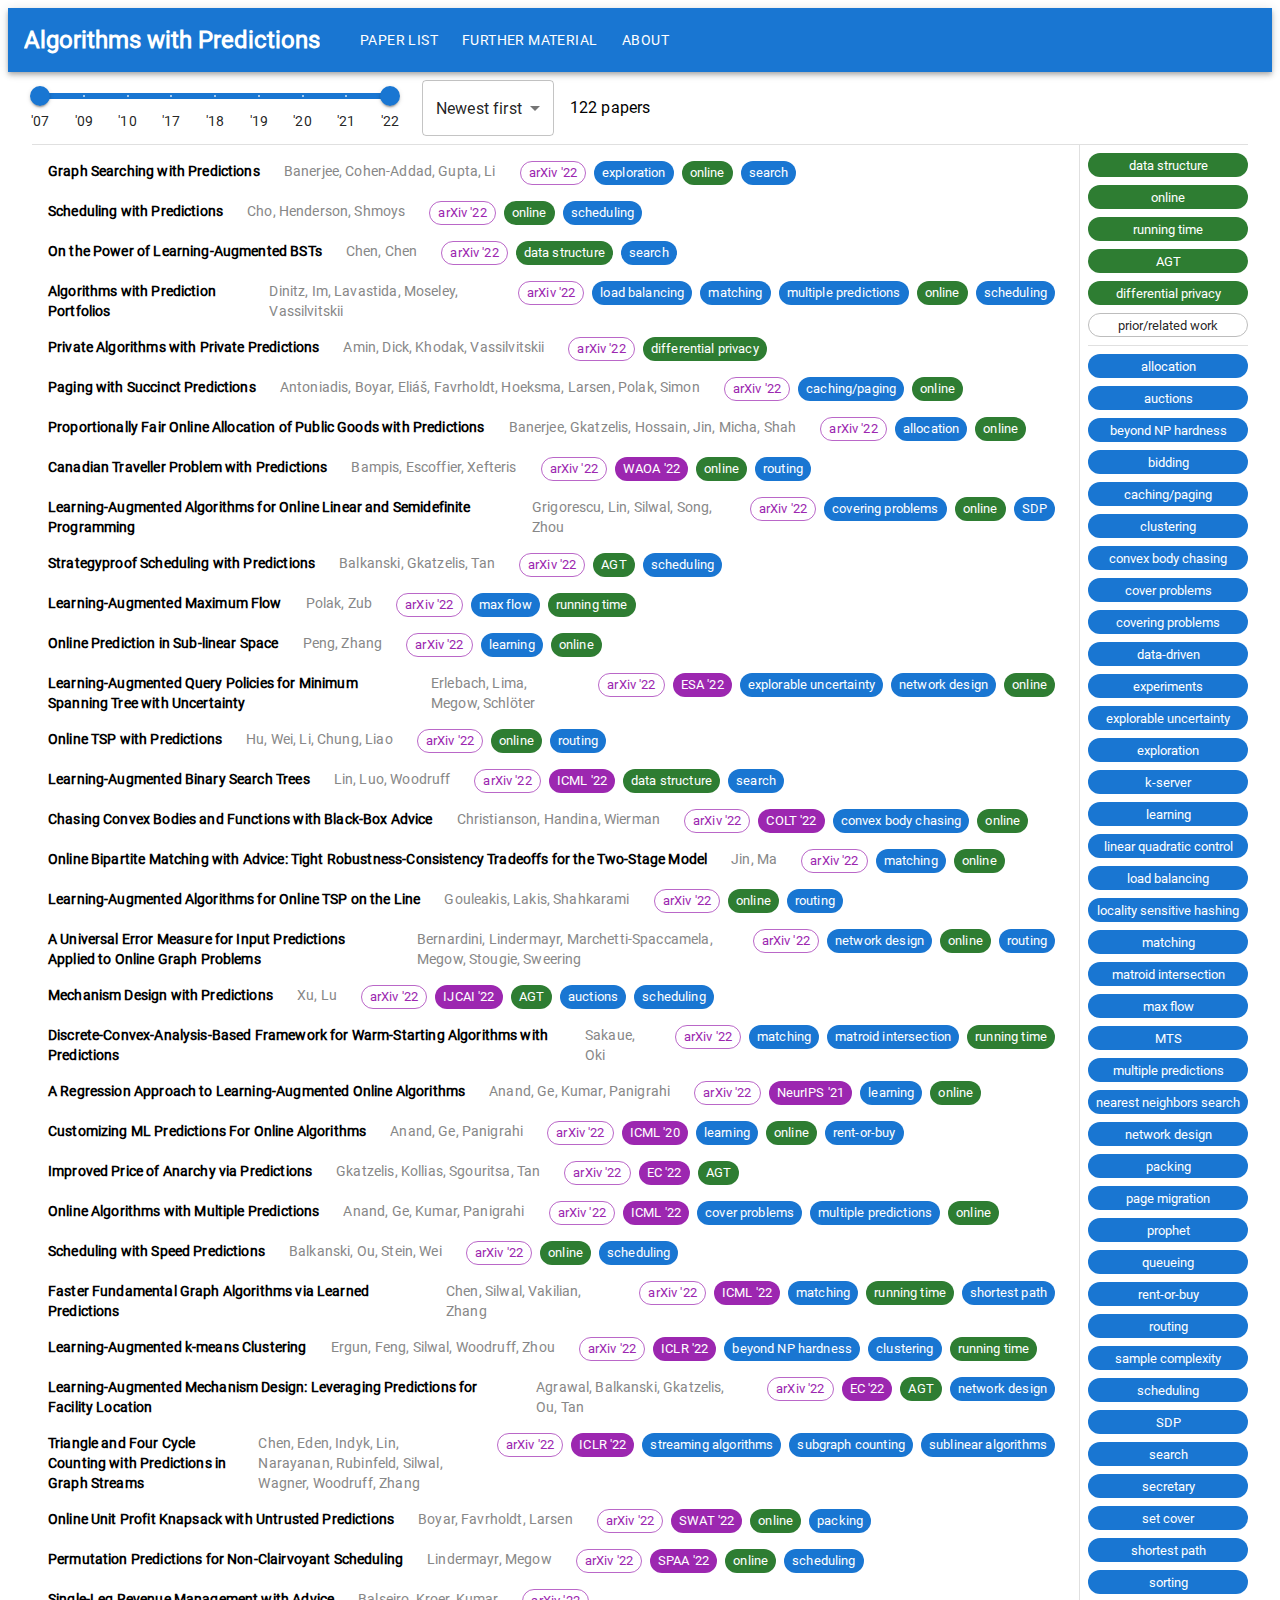
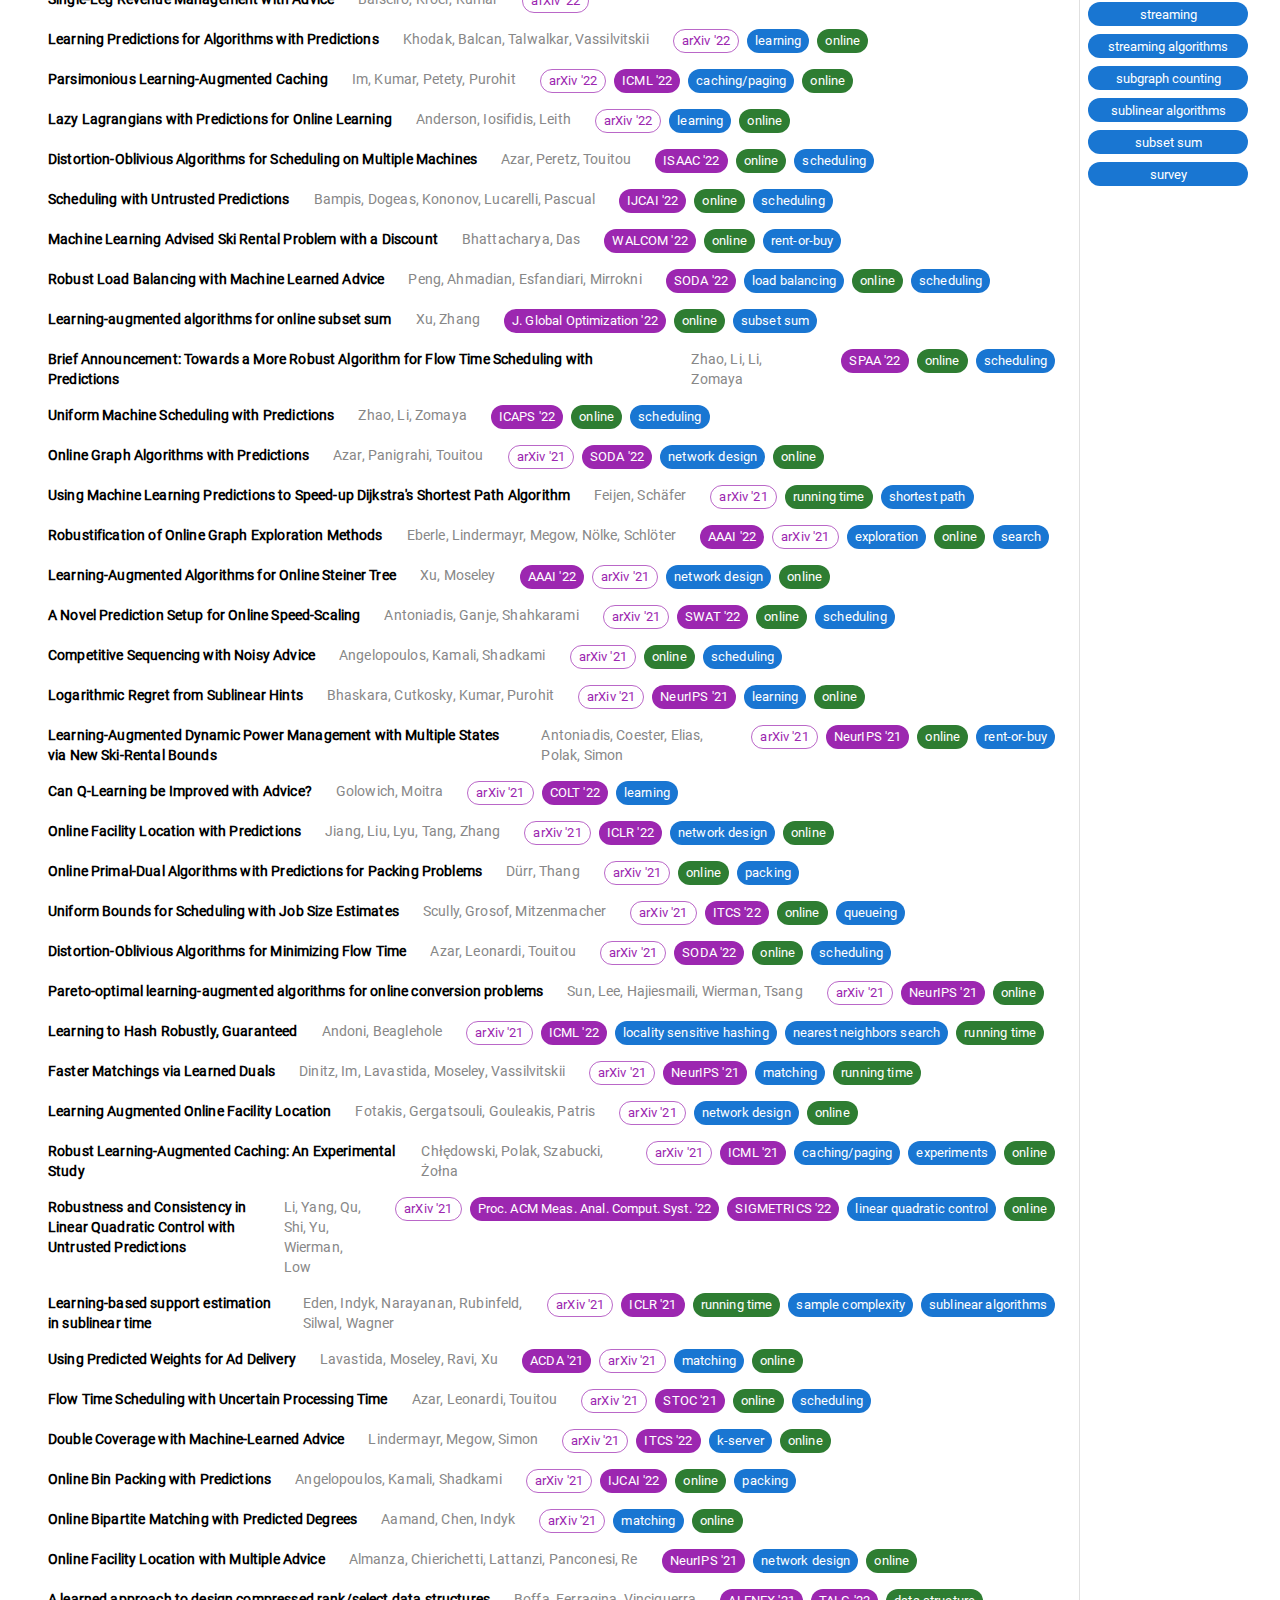
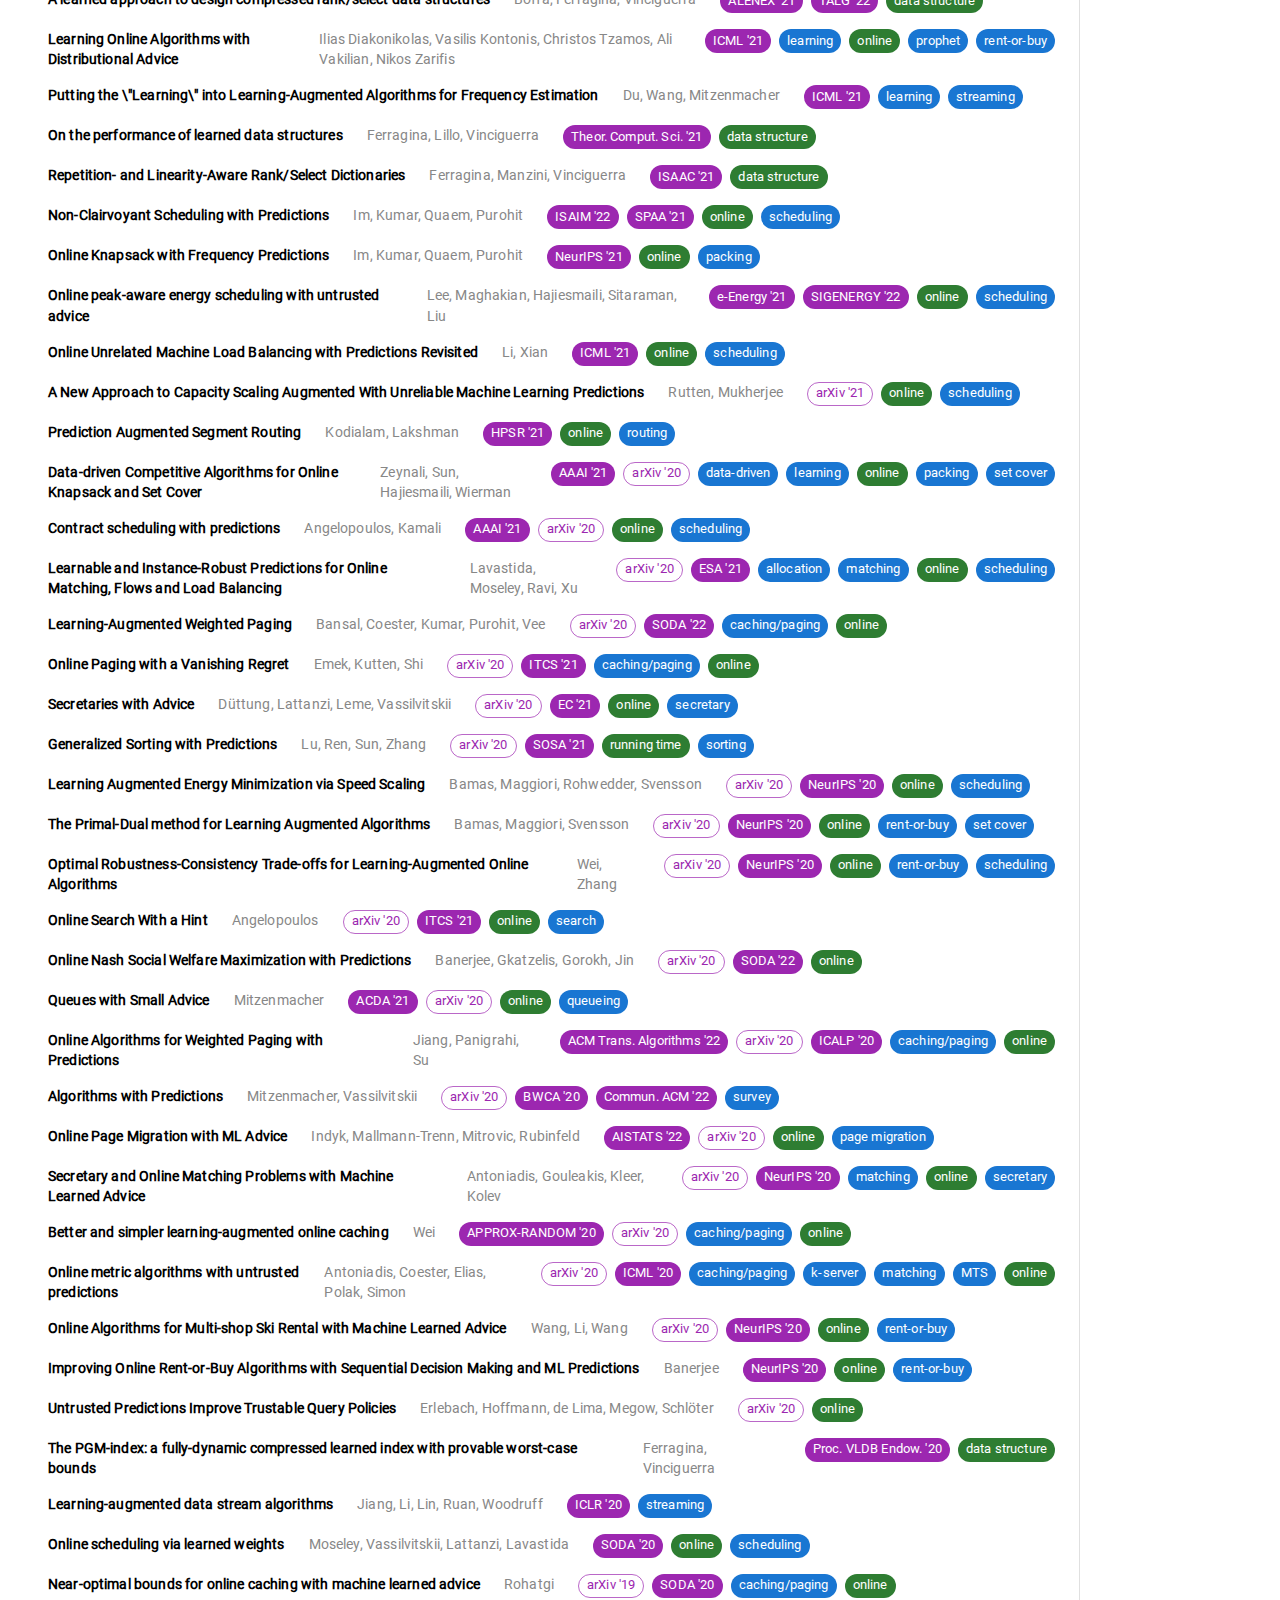
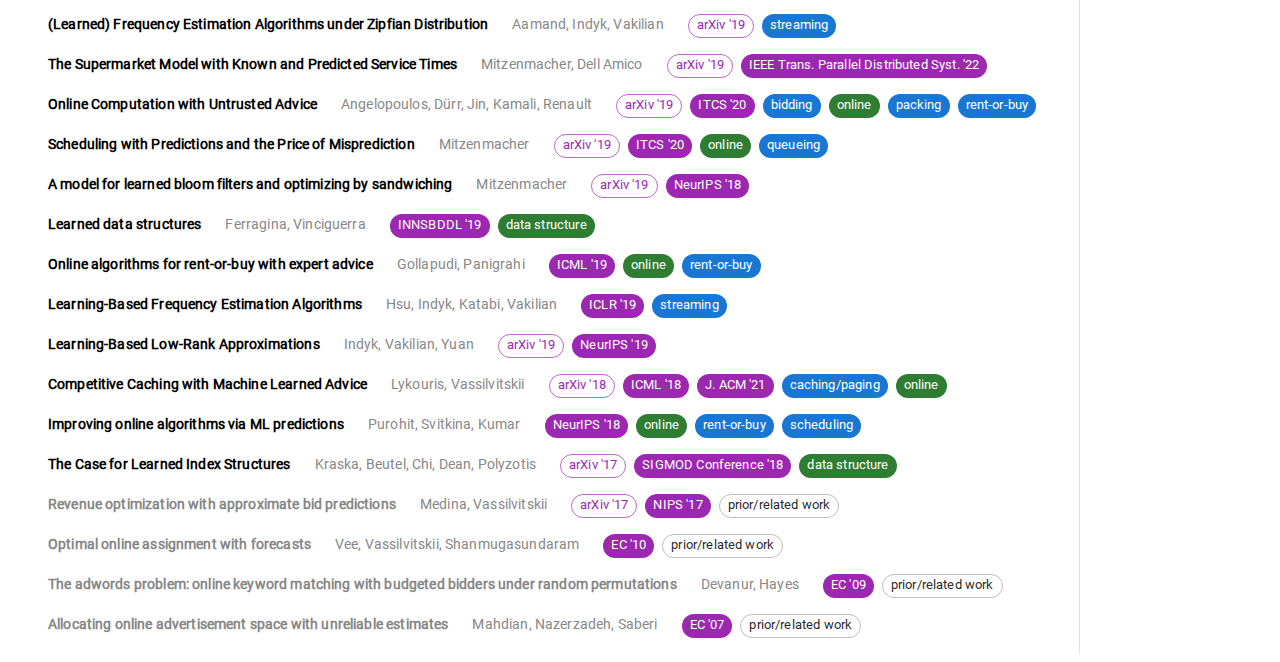
<file: index.html>
<!DOCTYPE html><html><head><meta charSet="utf-8"/><meta http-equiv="x-ua-compatible" content="ie=edge"/><meta name="viewport" content="width=device-width, initial-scale=1, shrink-to-fit=no"/><meta name="generator" content="Gatsby 4.25.1"/><style data-href="/styles.d048f81dccac31a9e7d8.css" data-identity="gatsby-global-css">code[class*=language-],pre[class*=language-]{word-wrap:normal;color:#657b83;font-family:Consolas,Monaco,Andale Mono,Ubuntu Mono,monospace;font-size:1em;-webkit-hyphens:none;hyphens:none;line-height:1.5;-o-tab-size:4;tab-size:4;text-align:left;white-space:pre;word-break:normal;word-spacing:normal}code[class*=language-] ::selection,code[class*=language-]::selection,pre[class*=language-] ::selection,pre[class*=language-]::selection{background:#073642}pre[class*=language-]{border-radius:.3em;margin:.5em 0;overflow:auto;padding:1em}:not(pre)>code[class*=language-],pre[class*=language-]{background-color:#fdf6e3}:not(pre)>code[class*=language-]{border-radius:.3em;padding:.1em}.token.cdata,.token.comment,.token.doctype,.token.prolog{color:#93a1a1}.token.punctuation{color:#586e75}.token.namespace{opacity:.7}.token.boolean,.token.constant,.token.deleted,.token.number,.token.property,.token.symbol,.token.tag{color:#268bd2}.token.attr-name,.token.builtin,.token.char,.token.inserted,.token.selector,.token.string,.token.url{color:#2aa198}.token.entity{background:#eee8d5;color:#657b83}.token.atrule,.token.attr-value,.token.keyword{color:#859900}.token.class-name,.token.function{color:#b58900}.token.important,.token.regex,.token.variable{color:#cb4b16}.token.bold,.token.important{font-weight:700}.token.italic{font-style:italic}.token.entity{cursor:help}html{-ms-text-size-adjust:100%;-webkit-text-size-adjust:100%;font-family:sans-serif}.gatsby-remark-prismjs-copy-button-container{display:flex;justify-content:flex-end;left:-20px;margin-top:-28px;pointer-events:none;position:relative;top:60px;touch-action:none;z-index:1}.gatsby-remark-prismjs-copy-button{border-radius:10px;color:rgba(0,0,0,.88);cursor:pointer;font-size:20px;padding:3px 5px 2px;pointer-events:auto;transition:background-color .2s ease-in-out}@media (max-width:600px){.gatsby-remark-prismjs-copy-button{background:#ffa7c4}}.gatsby-remark-prismjs-copy-button:hover{background:#ffa7c4}.gatsby-remark-prismjs-copy-button.copied{-webkit-animation:opacity-hide-show 1.6s;animation:opacity-hide-show 1.6s;cursor:default}@-webkit-keyframes opacity-hide-show{0%{opacity:1}99%{opacity:0}to{opacity:1}}@keyframes opacity-hide-show{0%{opacity:1}99%{opacity:0}to{opacity:1}}@font-face{font-display:swap;font-family:Roboto;font-style:normal;font-weight:400;src:url(/static/roboto-cyrillic-ext-400-normal-804378952da8a10faae2681afaef3d53.woff2) format("woff2"),url(/static/roboto-all-400-normal-c5d001fa922fa66a147f5f3aea5ef30e.woff) format("woff");unicode-range:u+0460-052f,u+1c80-1c88,u+20b4,u+2de0-2dff,u+a640-a69f,u+fe2e-fe2f}@font-face{font-display:swap;font-family:Roboto;font-style:normal;font-weight:400;src:url([data-uri]) format("woff2"),url(/static/roboto-all-400-normal-c5d001fa922fa66a147f5f3aea5ef30e.woff) format("woff");unicode-range:u+0301,u+0400-045f,u+0490-0491,u+04b0-04b1,u+2116}@font-face{font-display:swap;font-family:Roboto;font-style:normal;font-weight:400;src:url([data-uri]) format("woff2"),url(/static/roboto-all-400-normal-c5d001fa922fa66a147f5f3aea5ef30e.woff) format("woff");unicode-range:u+1f??}@font-face{font-display:swap;font-family:Roboto;font-style:normal;font-weight:400;src:url([data-uri]) format("woff2"),url(/static/roboto-all-400-normal-c5d001fa922fa66a147f5f3aea5ef30e.woff) format("woff");unicode-range:u+0370-03ff}@font-face{font-display:swap;font-family:Roboto;font-style:normal;font-weight:400;src:url([data-uri]) format("woff2"),url(/static/roboto-all-400-normal-c5d001fa922fa66a147f5f3aea5ef30e.woff) format("woff");unicode-range:u+0102-0103,u+0110-0111,u+0128-0129,u+0168-0169,u+01a0-01a1,u+01af-01b0,u+1ea0-1ef9,u+20ab}@font-face{font-display:swap;font-family:Roboto;font-style:normal;font-weight:400;src:url(/static/roboto-latin-ext-400-normal-861b791f9de857a6e7bcf77612740c18.woff2) format("woff2"),url(/static/roboto-all-400-normal-c5d001fa922fa66a147f5f3aea5ef30e.woff) format("woff");unicode-range:u+0100-024f,u+0259,u+1e??,u+2020,u+20a0-20ab,u+20ad-20cf,u+2113,u+2c60-2c7f,u+a720-a7ff}@font-face{font-display:swap;font-family:Roboto;font-style:normal;font-weight:400;src:url(/static/roboto-latin-400-normal-b009a76ad6afe4ebd301e36f847a29be.woff2) format("woff2"),url(/static/roboto-all-400-normal-c5d001fa922fa66a147f5f3aea5ef30e.woff) format("woff");unicode-range:u+00??,u+0131,u+0152-0153,u+02bb-02bc,u+02c6,u+02da,u+02dc,u+2000-206f,u+2074,u+20ac,u+2122,u+2191,u+2193,u+2212,u+2215,u+feff,u+fffd}</style><style data-emotion="css-global 1prfaxn">@-webkit-keyframes mui-auto-fill{from{display:block;}}@keyframes mui-auto-fill{from{display:block;}}@-webkit-keyframes mui-auto-fill-cancel{from{display:block;}}@keyframes mui-auto-fill-cancel{from{display:block;}}</style><style data-emotion="css 1x7skt0 12o98wt 19xw1j 1oa4sff 1r0yod2 95g4uk 1itkt93 19jyjb7 9cct2k b04pc9 1t2bqnt 17lmo96 sxo8tj 3besu 7drnjp fvipm8 qiwgdb 1k3x8v3 1636szt igs3ac ihdtdm 9l3uo3 39bbo6 12f2pjz 1ontqvh 1nss6vj 1tsvksn 14tqbo1 6f6728 1efi8gv 1rtptut 1yjo05o 1bvfiig 1pjtbja pfxw3u 13vd97e 1agqgrg 1kglrmr 18go8k8 k008qs 1d7q5f8 7ey8s9 1n0l1jj">.css-1x7skt0{background-color:#fff;color:rgba(0, 0, 0, 0.87);-webkit-transition:box-shadow 300ms cubic-bezier(0.4, 0, 0.2, 1) 0ms;transition:box-shadow 300ms cubic-bezier(0.4, 0, 0.2, 1) 0ms;box-shadow:0px 2px 4px -1px rgba(0,0,0,0.2),0px 4px 5px 0px rgba(0,0,0,0.14),0px 1px 10px 0px rgba(0,0,0,0.12);display:-webkit-box;display:-webkit-flex;display:-ms-flexbox;display:flex;-webkit-flex-direction:column;-ms-flex-direction:column;flex-direction:column;width:100%;box-sizing:border-box;-webkit-flex-shrink:0;-ms-flex-negative:0;flex-shrink:0;position:static;background-color:#1976d2;color:#fff;}.css-12o98wt{position:relative;display:-webkit-box;display:-webkit-flex;display:-ms-flexbox;display:flex;-webkit-align-items:center;-webkit-box-align:center;-ms-flex-align:center;align-items:center;min-height:56px;}@media (min-width:0px){@media (orientation: landscape){.css-12o98wt{min-height:48px;}}}@media (min-width:600px){.css-12o98wt{min-height:64px;}}.css-19xw1j{margin:0;font-family:"Roboto","Helvetica","Arial",sans-serif;font-weight:400;font-size:1.5rem;line-height:1.334;letter-spacing:0em;overflow:hidden;text-overflow:ellipsis;white-space:nowrap;margin-left:16px;margin-right:32px;font-weight:700;}.css-1oa4sff{display:-webkit-inline-box;display:-webkit-inline-flex;display:-ms-inline-flexbox;display:inline-flex;-webkit-align-items:center;-webkit-box-align:center;-ms-flex-align:center;align-items:center;-webkit-box-pack:center;-ms-flex-pack:center;-webkit-justify-content:center;justify-content:center;position:relative;box-sizing:border-box;-webkit-tap-highlight-color:transparent;background-color:transparent;outline:0;border:0;margin:0;border-radius:0;padding:0;cursor:pointer;-webkit-user-select:none;-moz-user-select:none;-ms-user-select:none;user-select:none;vertical-align:middle;-moz-appearance:none;-webkit-appearance:none;-webkit-text-decoration:none;text-decoration:none;color:inherit;font-family:"Roboto","Helvetica","Arial",sans-serif;font-weight:500;font-size:0.875rem;line-height:1.75;letter-spacing:0.02857em;text-transform:uppercase;min-width:64px;padding:6px 8px;border-radius:4px;-webkit-transition:background-color 250ms cubic-bezier(0.4, 0, 0.2, 1) 0ms,box-shadow 250ms cubic-bezier(0.4, 0, 0.2, 1) 0ms,border-color 250ms cubic-bezier(0.4, 0, 0.2, 1) 0ms,color 250ms cubic-bezier(0.4, 0, 0.2, 1) 0ms;transition:background-color 250ms cubic-bezier(0.4, 0, 0.2, 1) 0ms,box-shadow 250ms cubic-bezier(0.4, 0, 0.2, 1) 0ms,border-color 250ms cubic-bezier(0.4, 0, 0.2, 1) 0ms,color 250ms cubic-bezier(0.4, 0, 0.2, 1) 0ms;color:inherit;border-color:currentColor;margin-right:8px;}.css-1oa4sff::-moz-focus-inner{border-style:none;}.css-1oa4sff.Mui-disabled{pointer-events:none;cursor:default;}@media print{.css-1oa4sff{-webkit-print-color-adjust:exact;color-adjust:exact;}}.css-1oa4sff:hover{-webkit-text-decoration:none;text-decoration:none;background-color:rgba(0, 0, 0, 0.04);}@media (hover: none){.css-1oa4sff:hover{background-color:transparent;}}.css-1oa4sff.Mui-disabled{color:rgba(0, 0, 0, 0.26);}.css-1r0yod2{width:100%;margin-left:auto;box-sizing:border-box;margin-right:auto;display:block;padding-left:16px;padding-right:16px;}@media (min-width:600px){.css-1r0yod2{padding-left:24px;padding-right:24px;}}@media (min-width:Nonepx){.css-1r0yod2{max-width:undefinedpx;}}.css-95g4uk{display:-webkit-box;display:-webkit-flex;display:-ms-flexbox;display:flex;-webkit-flex-direction:row;-ms-flex-direction:row;flex-direction:row;-webkit-box-pack:justify;-webkit-justify-content:space-between;justify-content:space-between;-webkit-align-items:center;-webkit-box-align:center;-ms-flex-align:center;align-items:center;}.css-1itkt93{display:-webkit-box;display:-webkit-flex;display:-ms-flexbox;display:flex;-webkit-flex-direction:row;-ms-flex-direction:row;flex-direction:row;padding:8px;-webkit-align-items:center;-webkit-box-align:center;-ms-flex-align:center;align-items:center;-webkit-box-pack:start;-ms-flex-pack:start;-webkit-justify-content:flex-start;justify-content:flex-start;}.css-1itkt93>:not(style)+:not(style){margin:0;margin-left:16px;}.css-19jyjb7{width:350px;padding-right:16px;}.css-9cct2k{border-radius:12px;box-sizing:content-box;display:inline-block;position:relative;cursor:pointer;touch-action:none;color:#1976d2;-webkit-tap-highlight-color:transparent;height:4px;width:100%;padding:13px 0;margin-bottom:20px;}@media (pointer: coarse){.css-9cct2k{padding:20px 0;}}@media print{.css-9cct2k{-webkit-print-color-adjust:exact;color-adjust:exact;}}.css-9cct2k.Mui-disabled{pointer-events:none;cursor:default;color:#bdbdbd;}.css-9cct2k.MuiSlider-dragging .MuiSlider-thumb,.css-9cct2k.MuiSlider-dragging .MuiSlider-track{-webkit-transition:none;transition:none;}.css-b04pc9{display:block;position:absolute;border-radius:inherit;background-color:currentColor;opacity:0.38;width:100%;height:inherit;top:50%;-webkit-transform:translateY(-50%);-moz-transform:translateY(-50%);-ms-transform:translateY(-50%);transform:translateY(-50%);}.css-1t2bqnt{display:block;position:absolute;border-radius:inherit;border:1px solid currentColor;background-color:currentColor;-webkit-transition:left 150ms cubic-bezier(0.4, 0, 0.2, 1) 0ms,width 150ms cubic-bezier(0.4, 0, 0.2, 1) 0ms,bottom 150ms cubic-bezier(0.4, 0, 0.2, 1) 0ms,height 150ms cubic-bezier(0.4, 0, 0.2, 1) 0ms;transition:left 150ms cubic-bezier(0.4, 0, 0.2, 1) 0ms,width 150ms cubic-bezier(0.4, 0, 0.2, 1) 0ms,bottom 150ms cubic-bezier(0.4, 0, 0.2, 1) 0ms,height 150ms cubic-bezier(0.4, 0, 0.2, 1) 0ms;height:inherit;top:50%;-webkit-transform:translateY(-50%);-moz-transform:translateY(-50%);-ms-transform:translateY(-50%);transform:translateY(-50%);}.css-17lmo96{position:absolute;width:2px;height:2px;border-radius:1px;background-color:#fff;top:50%;-webkit-transform:translate(-1px, -50%);-moz-transform:translate(-1px, -50%);-ms-transform:translate(-1px, -50%);transform:translate(-1px, -50%);opacity:0.8;}.css-sxo8tj{font-family:"Roboto","Helvetica","Arial",sans-serif;font-weight:400;font-size:0.875rem;line-height:1.43;letter-spacing:0.01071em;color:rgba(0, 0, 0, 0.87);position:absolute;white-space:nowrap;top:30px;-webkit-transform:translateX(-50%);-moz-transform:translateX(-50%);-ms-transform:translateX(-50%);transform:translateX(-50%);}@media (pointer: coarse){.css-sxo8tj{top:40px;}}.css-3besu{z-index:1;white-space:nowrap;font-family:"Roboto","Helvetica","Arial",sans-serif;font-weight:500;font-size:0.875rem;line-height:1.43;letter-spacing:0.01071em;-webkit-transition:-webkit-transform 150ms cubic-bezier(0.4, 0, 0.2, 1) 0ms;transition:transform 150ms cubic-bezier(0.4, 0, 0.2, 1) 0ms;-webkit-transform:translateY(-100%) scale(0);-moz-transform:translateY(-100%) scale(0);-ms-transform:translateY(-100%) scale(0);transform:translateY(-100%) scale(0);position:absolute;background-color:#757575;border-radius:2px;color:#fff;display:-webkit-box;display:-webkit-flex;display:-ms-flexbox;display:flex;-webkit-align-items:center;-webkit-box-align:center;-ms-flex-align:center;align-items:center;-webkit-box-pack:center;-ms-flex-pack:center;-webkit-justify-content:center;justify-content:center;padding:0.25rem 0.75rem;top:-10px;transform-origin:bottom center;}.css-3besu.MuiSlider-valueLabelOpen{-webkit-transform:translateY(-100%) scale(1);-moz-transform:translateY(-100%) scale(1);-ms-transform:translateY(-100%) scale(1);transform:translateY(-100%) scale(1);}.css-3besu:before{position:absolute;content:"";width:8px;height:8px;-webkit-transform:translate(-50%, 50%) rotate(45deg);-moz-transform:translate(-50%, 50%) rotate(45deg);-ms-transform:translate(-50%, 50%) rotate(45deg);transform:translate(-50%, 50%) rotate(45deg);background-color:inherit;bottom:0;left:50%;}.css-7drnjp{position:absolute;width:20px;height:20px;box-sizing:border-box;border-radius:50%;outline:0;background-color:currentColor;display:-webkit-box;display:-webkit-flex;display:-ms-flexbox;display:flex;-webkit-align-items:center;-webkit-box-align:center;-ms-flex-align:center;align-items:center;-webkit-box-pack:center;-ms-flex-pack:center;-webkit-justify-content:center;justify-content:center;-webkit-transition:box-shadow 150ms cubic-bezier(0.4, 0, 0.2, 1) 0ms,left 150ms cubic-bezier(0.4, 0, 0.2, 1) 0ms,bottom 150ms cubic-bezier(0.4, 0, 0.2, 1) 0ms;transition:box-shadow 150ms cubic-bezier(0.4, 0, 0.2, 1) 0ms,left 150ms cubic-bezier(0.4, 0, 0.2, 1) 0ms,bottom 150ms cubic-bezier(0.4, 0, 0.2, 1) 0ms;top:50%;-webkit-transform:translate(-50%, -50%);-moz-transform:translate(-50%, -50%);-ms-transform:translate(-50%, -50%);transform:translate(-50%, -50%);}.css-7drnjp:before{position:absolute;content:"";border-radius:inherit;width:100%;height:100%;box-shadow:0px 3px 1px -2px rgba(0,0,0,0.2),0px 2px 2px 0px rgba(0,0,0,0.14),0px 1px 5px 0px rgba(0,0,0,0.12);}.css-7drnjp::after{position:absolute;content:"";border-radius:50%;width:42px;height:42px;top:50%;left:50%;-webkit-transform:translate(-50%, -50%);-moz-transform:translate(-50%, -50%);-ms-transform:translate(-50%, -50%);transform:translate(-50%, -50%);}.css-7drnjp:hover,.css-7drnjp.Mui-focusVisible{box-shadow:0px 0px 0px 8px rgba(25, 118, 210, 0.16);}@media (hover: none){.css-7drnjp:hover,.css-7drnjp.Mui-focusVisible{box-shadow:none;}}.css-7drnjp.Mui-active{box-shadow:0px 0px 0px 14px rgba(25, 118, 210, 0.16);}.css-7drnjp.Mui-disabled:hover{box-shadow:none;}.css-fvipm8{font-family:"Roboto","Helvetica","Arial",sans-serif;font-weight:400;font-size:1rem;line-height:1.4375em;letter-spacing:0.00938em;color:rgba(0, 0, 0, 0.87);box-sizing:border-box;position:relative;cursor:text;display:-webkit-inline-box;display:-webkit-inline-flex;display:-ms-inline-flexbox;display:inline-flex;-webkit-align-items:center;-webkit-box-align:center;-ms-flex-align:center;align-items:center;position:relative;border-radius:4px;}.css-fvipm8.Mui-disabled{color:rgba(0, 0, 0, 0.38);cursor:default;}.css-fvipm8:hover .MuiOutlinedInput-notchedOutline{border-color:rgba(0, 0, 0, 0.87);}@media (hover: none){.css-fvipm8:hover .MuiOutlinedInput-notchedOutline{border-color:rgba(0, 0, 0, 0.23);}}.css-fvipm8.Mui-focused .MuiOutlinedInput-notchedOutline{border-color:#1976d2;border-width:2px;}.css-fvipm8.Mui-error .MuiOutlinedInput-notchedOutline{border-color:#d32f2f;}.css-fvipm8.Mui-disabled .MuiOutlinedInput-notchedOutline{border-color:rgba(0, 0, 0, 0.26);}.css-qiwgdb{-moz-appearance:none;-webkit-appearance:none;-webkit-user-select:none;-moz-user-select:none;-ms-user-select:none;user-select:none;border-radius:4px;cursor:pointer;font:inherit;letter-spacing:inherit;color:currentColor;padding:4px 0 5px;border:0;box-sizing:content-box;background:none;height:1.4375em;margin:0;-webkit-tap-highlight-color:transparent;display:block;min-width:0;width:100%;-webkit-animation-name:mui-auto-fill-cancel;animation-name:mui-auto-fill-cancel;-webkit-animation-duration:10ms;animation-duration:10ms;padding:16.5px 14px;}.css-qiwgdb:focus{border-radius:4px;}.css-qiwgdb::-ms-expand{display:none;}.css-qiwgdb.Mui-disabled{cursor:default;}.css-qiwgdb[multiple]{height:auto;}.css-qiwgdb:not([multiple]) option,.css-qiwgdb:not([multiple]) optgroup{background-color:#fff;}.css-qiwgdb.css-qiwgdb.css-qiwgdb{padding-right:32px;}.css-qiwgdb.MuiSelect-select{height:auto;min-height:1.4375em;text-overflow:ellipsis;white-space:nowrap;overflow:hidden;}.css-qiwgdb::-webkit-input-placeholder{color:currentColor;opacity:0.42;-webkit-transition:opacity 200ms cubic-bezier(0.4, 0, 0.2, 1) 0ms;transition:opacity 200ms cubic-bezier(0.4, 0, 0.2, 1) 0ms;}.css-qiwgdb::-moz-placeholder{color:currentColor;opacity:0.42;-webkit-transition:opacity 200ms cubic-bezier(0.4, 0, 0.2, 1) 0ms;transition:opacity 200ms cubic-bezier(0.4, 0, 0.2, 1) 0ms;}.css-qiwgdb:-ms-input-placeholder{color:currentColor;opacity:0.42;-webkit-transition:opacity 200ms cubic-bezier(0.4, 0, 0.2, 1) 0ms;transition:opacity 200ms cubic-bezier(0.4, 0, 0.2, 1) 0ms;}.css-qiwgdb::-ms-input-placeholder{color:currentColor;opacity:0.42;-webkit-transition:opacity 200ms cubic-bezier(0.4, 0, 0.2, 1) 0ms;transition:opacity 200ms cubic-bezier(0.4, 0, 0.2, 1) 0ms;}.css-qiwgdb:focus{outline:0;}.css-qiwgdb:invalid{box-shadow:none;}.css-qiwgdb::-webkit-search-decoration{-webkit-appearance:none;}label[data-shrink=false]+.MuiInputBase-formControl .css-qiwgdb::-webkit-input-placeholder{opacity:0!important;}label[data-shrink=false]+.MuiInputBase-formControl .css-qiwgdb::-moz-placeholder{opacity:0!important;}label[data-shrink=false]+.MuiInputBase-formControl .css-qiwgdb:-ms-input-placeholder{opacity:0!important;}label[data-shrink=false]+.MuiInputBase-formControl .css-qiwgdb::-ms-input-placeholder{opacity:0!important;}label[data-shrink=false]+.MuiInputBase-formControl .css-qiwgdb:focus::-webkit-input-placeholder{opacity:0.42;}label[data-shrink=false]+.MuiInputBase-formControl .css-qiwgdb:focus::-moz-placeholder{opacity:0.42;}label[data-shrink=false]+.MuiInputBase-formControl .css-qiwgdb:focus:-ms-input-placeholder{opacity:0.42;}label[data-shrink=false]+.MuiInputBase-formControl .css-qiwgdb:focus::-ms-input-placeholder{opacity:0.42;}.css-qiwgdb.Mui-disabled{opacity:1;-webkit-text-fill-color:rgba(0, 0, 0, 0.38);}.css-qiwgdb:-webkit-autofill{-webkit-animation-duration:5000s;animation-duration:5000s;-webkit-animation-name:mui-auto-fill;animation-name:mui-auto-fill;}.css-qiwgdb:-webkit-autofill{border-radius:inherit;}.css-1k3x8v3{bottom:0;left:0;position:absolute;opacity:0;pointer-events:none;width:100%;box-sizing:border-box;}.css-1636szt{-webkit-user-select:none;-moz-user-select:none;-ms-user-select:none;user-select:none;width:1em;height:1em;display:inline-block;fill:currentColor;-webkit-flex-shrink:0;-ms-flex-negative:0;flex-shrink:0;-webkit-transition:fill 200ms cubic-bezier(0.4, 0, 0.2, 1) 0ms;transition:fill 200ms cubic-bezier(0.4, 0, 0.2, 1) 0ms;font-size:1.5rem;position:absolute;right:7px;top:calc(50% - .5em);pointer-events:none;color:rgba(0, 0, 0, 0.54);}.css-1636szt.Mui-disabled{color:rgba(0, 0, 0, 0.26);}.css-igs3ac{text-align:left;position:absolute;bottom:0;right:0;top:-5px;left:0;margin:0;padding:0 8px;pointer-events:none;border-radius:inherit;border-style:solid;border-width:1px;overflow:hidden;min-width:0%;border-color:rgba(0, 0, 0, 0.23);}.css-ihdtdm{float:unset;width:auto;overflow:hidden;padding:0;line-height:11px;-webkit-transition:width 150ms cubic-bezier(0.0, 0, 0.2, 1) 0ms;transition:width 150ms cubic-bezier(0.0, 0, 0.2, 1) 0ms;}.css-9l3uo3{margin:0;font-family:"Roboto","Helvetica","Arial",sans-serif;font-weight:400;font-size:1rem;line-height:1.5;letter-spacing:0.00938em;}.css-39bbo6{margin:0;-webkit-flex-shrink:0;-ms-flex-negative:0;flex-shrink:0;border-width:0;border-style:solid;border-color:rgba(0, 0, 0, 0.12);border-bottom-width:thin;}.css-12f2pjz{display:-webkit-box;display:-webkit-flex;display:-ms-flexbox;display:flex;-webkit-flex-direction:row;-ms-flex-direction:row;flex-direction:row;-webkit-align-items:stretch;-webkit-box-align:stretch;-ms-flex-align:stretch;align-items:stretch;-webkit-box-pack:justify;-webkit-justify-content:space-between;justify-content:space-between;}.css-12f2pjz>:not(style)+:not(style){margin:0;margin-left:8px;}.css-1ontqvh{list-style:none;margin:0;padding:0;position:relative;padding-top:8px;padding-bottom:8px;}.css-1nss6vj{display:-webkit-box;display:-webkit-flex;display:-ms-flexbox;display:flex;-webkit-box-pack:start;-ms-flex-pack:start;-webkit-justify-content:flex-start;justify-content:flex-start;-webkit-align-items:center;-webkit-box-align:center;-ms-flex-align:center;align-items:center;position:relative;-webkit-text-decoration:none;text-decoration:none;width:100%;box-sizing:border-box;text-align:left;padding-top:4px;padding-bottom:4px;padding-left:16px;padding-right:16px;}.css-1nss6vj.Mui-focusVisible{background-color:rgba(0, 0, 0, 0.12);}.css-1nss6vj.Mui-selected{background-color:rgba(25, 118, 210, 0.08);}.css-1nss6vj.Mui-selected.Mui-focusVisible{background-color:rgba(25, 118, 210, 0.2);}.css-1nss6vj.Mui-disabled{opacity:0.38;}.css-1tsvksn{-webkit-flex:1 1 auto;-ms-flex:1 1 auto;flex:1 1 auto;min-width:0;margin-top:4px;margin-bottom:4px;}.css-14tqbo1{margin:0;font-family:"Roboto","Helvetica","Arial",sans-serif;font-weight:400;font-size:0.875rem;line-height:1.43;letter-spacing:0.01071em;display:block;}.css-6f6728{display:-webkit-box;display:-webkit-flex;display:-ms-flexbox;display:flex;-webkit-flex-direction:row;-ms-flex-direction:row;flex-direction:row;}.css-6f6728>:not(style)+:not(style){margin:0;margin-left:24px;}.css-1efi8gv{font-weight:bold;}.css-1rtptut{color:#878787;}.css-1yjo05o{display:-webkit-box;display:-webkit-flex;display:-ms-flexbox;display:flex;-webkit-flex-direction:row;-ms-flex-direction:row;flex-direction:row;}.css-1yjo05o>:not(style)+:not(style){margin:0;margin-left:8px;}.css-1bvfiig{display:-webkit-inline-box;display:-webkit-inline-flex;display:-ms-inline-flexbox;display:inline-flex;-webkit-align-items:center;-webkit-box-align:center;-ms-flex-align:center;align-items:center;-webkit-box-pack:center;-ms-flex-pack:center;-webkit-justify-content:center;justify-content:center;position:relative;box-sizing:border-box;-webkit-tap-highlight-color:transparent;background-color:transparent;outline:0;border:0;margin:0;border-radius:0;padding:0;cursor:pointer;-webkit-user-select:none;-moz-user-select:none;-ms-user-select:none;user-select:none;vertical-align:middle;-moz-appearance:none;-webkit-appearance:none;-webkit-text-decoration:none;text-decoration:none;color:inherit;max-width:100%;font-family:"Roboto","Helvetica","Arial",sans-serif;font-size:0.8125rem;display:-webkit-inline-box;display:-webkit-inline-flex;display:-ms-inline-flexbox;display:inline-flex;-webkit-align-items:center;-webkit-box-align:center;-ms-flex-align:center;align-items:center;-webkit-box-pack:center;-ms-flex-pack:center;-webkit-justify-content:center;justify-content:center;height:24px;color:#fff;background-color:#9c27b0;border-radius:16px;white-space:nowrap;-webkit-transition:background-color 300ms cubic-bezier(0.4, 0, 0.2, 1) 0ms,box-shadow 300ms cubic-bezier(0.4, 0, 0.2, 1) 0ms;transition:background-color 300ms cubic-bezier(0.4, 0, 0.2, 1) 0ms,box-shadow 300ms cubic-bezier(0.4, 0, 0.2, 1) 0ms;cursor:default;outline:0;-webkit-text-decoration:none;text-decoration:none;border:0;padding:0;vertical-align:middle;box-sizing:border-box;-webkit-user-select:none;-moz-user-select:none;-ms-user-select:none;user-select:none;-webkit-tap-highlight-color:transparent;cursor:pointer;background-color:transparent;border:1px solid rgba(156, 39, 176, 0.7);color:#9c27b0;}.css-1bvfiig::-moz-focus-inner{border-style:none;}.css-1bvfiig.Mui-disabled{pointer-events:none;cursor:default;}@media print{.css-1bvfiig{-webkit-print-color-adjust:exact;color-adjust:exact;}}.css-1bvfiig.Mui-disabled{opacity:0.38;pointer-events:none;}.css-1bvfiig .MuiChip-avatar{margin-left:5px;margin-right:-6px;width:24px;height:24px;color:#616161;font-size:0.75rem;}.css-1bvfiig .MuiChip-avatarColorPrimary{color:#fff;background-color:#1565c0;}.css-1bvfiig .MuiChip-avatarColorSecondary{color:#fff;background-color:#7b1fa2;}.css-1bvfiig .MuiChip-avatarSmall{margin-left:4px;margin-right:-4px;width:18px;height:18px;font-size:0.625rem;}.css-1bvfiig .MuiChip-icon{margin-left:4px;margin-right:-4px;font-size:18px;color:inherit;}.css-1bvfiig .MuiChip-deleteIcon{-webkit-tap-highlight-color:transparent;color:rgba(255, 255, 255, 0.7);font-size:16px;cursor:pointer;margin:0 5px 0 -6px;margin-right:4px;margin-left:-4px;}.css-1bvfiig .MuiChip-deleteIcon:hover{color:rgba(0, 0, 0, 0.4);}.css-1bvfiig .MuiChip-deleteIcon:hover,.css-1bvfiig .MuiChip-deleteIcon:active{color:#fff;}.css-1bvfiig:hover{background-color:rgba(0, 0, 0, 0.12);}.css-1bvfiig.Mui-focusVisible{background-color:rgba(0, 0, 0, 0.2);}.css-1bvfiig:active{box-shadow:0px 2px 1px -1px rgba(0,0,0,0.2),0px 1px 1px 0px rgba(0,0,0,0.14),0px 1px 3px 0px rgba(0,0,0,0.12);}.css-1bvfiig:hover,.css-1bvfiig.Mui-focusVisible{background-color:#7b1fa2;}.css-1bvfiig.MuiChip-clickable:hover{background-color:rgba(156, 39, 176, 0.04);}.css-1bvfiig.Mui-focusVisible{background-color:rgba(156, 39, 176, 0.12);}.css-1bvfiig .MuiChip-avatar{margin-left:4px;}.css-1bvfiig .MuiChip-avatarSmall{margin-left:2px;}.css-1bvfiig .MuiChip-icon{margin-left:4px;}.css-1bvfiig .MuiChip-iconSmall{margin-left:2px;}.css-1bvfiig .MuiChip-deleteIcon{color:rgba(156, 39, 176, 0.7);}.css-1bvfiig .MuiChip-deleteIcon:hover,.css-1bvfiig .MuiChip-deleteIcon:active{color:#9c27b0;}.css-1bvfiig .MuiChip-deleteIconSmall{margin-right:3px;}.css-1pjtbja{overflow:hidden;text-overflow:ellipsis;padding-left:8px;padding-right:8px;white-space:nowrap;}.css-pfxw3u{display:-webkit-inline-box;display:-webkit-inline-flex;display:-ms-inline-flexbox;display:inline-flex;-webkit-align-items:center;-webkit-box-align:center;-ms-flex-align:center;align-items:center;-webkit-box-pack:center;-ms-flex-pack:center;-webkit-justify-content:center;justify-content:center;position:relative;box-sizing:border-box;-webkit-tap-highlight-color:transparent;background-color:transparent;outline:0;border:0;margin:0;border-radius:0;padding:0;cursor:pointer;-webkit-user-select:none;-moz-user-select:none;-ms-user-select:none;user-select:none;vertical-align:middle;-moz-appearance:none;-webkit-appearance:none;-webkit-text-decoration:none;text-decoration:none;color:inherit;max-width:100%;font-family:"Roboto","Helvetica","Arial",sans-serif;font-size:0.8125rem;display:-webkit-inline-box;display:-webkit-inline-flex;display:-ms-inline-flexbox;display:inline-flex;-webkit-align-items:center;-webkit-box-align:center;-ms-flex-align:center;align-items:center;-webkit-box-pack:center;-ms-flex-pack:center;-webkit-justify-content:center;justify-content:center;height:24px;color:#fff;background-color:#1976d2;border-radius:16px;white-space:nowrap;-webkit-transition:background-color 300ms cubic-bezier(0.4, 0, 0.2, 1) 0ms,box-shadow 300ms cubic-bezier(0.4, 0, 0.2, 1) 0ms;transition:background-color 300ms cubic-bezier(0.4, 0, 0.2, 1) 0ms,box-shadow 300ms cubic-bezier(0.4, 0, 0.2, 1) 0ms;cursor:default;outline:0;-webkit-text-decoration:none;text-decoration:none;border:0;padding:0;vertical-align:middle;box-sizing:border-box;-webkit-user-select:none;-moz-user-select:none;-ms-user-select:none;user-select:none;-webkit-tap-highlight-color:transparent;cursor:pointer;}.css-pfxw3u::-moz-focus-inner{border-style:none;}.css-pfxw3u.Mui-disabled{pointer-events:none;cursor:default;}@media print{.css-pfxw3u{-webkit-print-color-adjust:exact;color-adjust:exact;}}.css-pfxw3u.Mui-disabled{opacity:0.38;pointer-events:none;}.css-pfxw3u .MuiChip-avatar{margin-left:5px;margin-right:-6px;width:24px;height:24px;color:#616161;font-size:0.75rem;}.css-pfxw3u .MuiChip-avatarColorPrimary{color:#fff;background-color:#1565c0;}.css-pfxw3u .MuiChip-avatarColorSecondary{color:#fff;background-color:#7b1fa2;}.css-pfxw3u .MuiChip-avatarSmall{margin-left:4px;margin-right:-4px;width:18px;height:18px;font-size:0.625rem;}.css-pfxw3u .MuiChip-icon{margin-left:4px;margin-right:-4px;font-size:18px;color:inherit;}.css-pfxw3u .MuiChip-deleteIcon{-webkit-tap-highlight-color:transparent;color:rgba(255, 255, 255, 0.7);font-size:16px;cursor:pointer;margin:0 5px 0 -6px;margin-right:4px;margin-left:-4px;}.css-pfxw3u .MuiChip-deleteIcon:hover{color:rgba(0, 0, 0, 0.4);}.css-pfxw3u .MuiChip-deleteIcon:hover,.css-pfxw3u .MuiChip-deleteIcon:active{color:#fff;}.css-pfxw3u:hover{background-color:rgba(0, 0, 0, 0.12);}.css-pfxw3u.Mui-focusVisible{background-color:rgba(0, 0, 0, 0.2);}.css-pfxw3u:active{box-shadow:0px 2px 1px -1px rgba(0,0,0,0.2),0px 1px 1px 0px rgba(0,0,0,0.14),0px 1px 3px 0px rgba(0,0,0,0.12);}.css-pfxw3u:hover,.css-pfxw3u.Mui-focusVisible{background-color:#1565c0;}.css-13vd97e{display:-webkit-inline-box;display:-webkit-inline-flex;display:-ms-inline-flexbox;display:inline-flex;-webkit-align-items:center;-webkit-box-align:center;-ms-flex-align:center;align-items:center;-webkit-box-pack:center;-ms-flex-pack:center;-webkit-justify-content:center;justify-content:center;position:relative;box-sizing:border-box;-webkit-tap-highlight-color:transparent;background-color:transparent;outline:0;border:0;margin:0;border-radius:0;padding:0;cursor:pointer;-webkit-user-select:none;-moz-user-select:none;-ms-user-select:none;user-select:none;vertical-align:middle;-moz-appearance:none;-webkit-appearance:none;-webkit-text-decoration:none;text-decoration:none;color:inherit;max-width:100%;font-family:"Roboto","Helvetica","Arial",sans-serif;font-size:0.8125rem;display:-webkit-inline-box;display:-webkit-inline-flex;display:-ms-inline-flexbox;display:inline-flex;-webkit-align-items:center;-webkit-box-align:center;-ms-flex-align:center;align-items:center;-webkit-box-pack:center;-ms-flex-pack:center;-webkit-justify-content:center;justify-content:center;height:24px;color:#fff;background-color:#2e7d32;border-radius:16px;white-space:nowrap;-webkit-transition:background-color 300ms cubic-bezier(0.4, 0, 0.2, 1) 0ms,box-shadow 300ms cubic-bezier(0.4, 0, 0.2, 1) 0ms;transition:background-color 300ms cubic-bezier(0.4, 0, 0.2, 1) 0ms,box-shadow 300ms cubic-bezier(0.4, 0, 0.2, 1) 0ms;cursor:default;outline:0;-webkit-text-decoration:none;text-decoration:none;border:0;padding:0;vertical-align:middle;box-sizing:border-box;-webkit-user-select:none;-moz-user-select:none;-ms-user-select:none;user-select:none;-webkit-tap-highlight-color:transparent;cursor:pointer;}.css-13vd97e::-moz-focus-inner{border-style:none;}.css-13vd97e.Mui-disabled{pointer-events:none;cursor:default;}@media print{.css-13vd97e{-webkit-print-color-adjust:exact;color-adjust:exact;}}.css-13vd97e.Mui-disabled{opacity:0.38;pointer-events:none;}.css-13vd97e .MuiChip-avatar{margin-left:5px;margin-right:-6px;width:24px;height:24px;color:#616161;font-size:0.75rem;}.css-13vd97e .MuiChip-avatarColorPrimary{color:#fff;background-color:#1565c0;}.css-13vd97e .MuiChip-avatarColorSecondary{color:#fff;background-color:#7b1fa2;}.css-13vd97e .MuiChip-avatarSmall{margin-left:4px;margin-right:-4px;width:18px;height:18px;font-size:0.625rem;}.css-13vd97e .MuiChip-icon{margin-left:4px;margin-right:-4px;font-size:18px;color:inherit;}.css-13vd97e .MuiChip-deleteIcon{-webkit-tap-highlight-color:transparent;color:rgba(255, 255, 255, 0.7);font-size:16px;cursor:pointer;margin:0 5px 0 -6px;margin-right:4px;margin-left:-4px;}.css-13vd97e .MuiChip-deleteIcon:hover{color:rgba(0, 0, 0, 0.4);}.css-13vd97e .MuiChip-deleteIcon:hover,.css-13vd97e .MuiChip-deleteIcon:active{color:#fff;}.css-13vd97e:hover{background-color:rgba(0, 0, 0, 0.12);}.css-13vd97e.Mui-focusVisible{background-color:rgba(0, 0, 0, 0.2);}.css-13vd97e:active{box-shadow:0px 2px 1px -1px rgba(0,0,0,0.2),0px 1px 1px 0px rgba(0,0,0,0.14),0px 1px 3px 0px rgba(0,0,0,0.12);}.css-13vd97e:hover,.css-13vd97e.Mui-focusVisible{background-color:#1b5e20;}.css-1agqgrg{display:-webkit-inline-box;display:-webkit-inline-flex;display:-ms-inline-flexbox;display:inline-flex;-webkit-align-items:center;-webkit-box-align:center;-ms-flex-align:center;align-items:center;-webkit-box-pack:center;-ms-flex-pack:center;-webkit-justify-content:center;justify-content:center;position:relative;box-sizing:border-box;-webkit-tap-highlight-color:transparent;background-color:transparent;outline:0;border:0;margin:0;border-radius:0;padding:0;cursor:pointer;-webkit-user-select:none;-moz-user-select:none;-ms-user-select:none;user-select:none;vertical-align:middle;-moz-appearance:none;-webkit-appearance:none;-webkit-text-decoration:none;text-decoration:none;color:inherit;max-width:100%;font-family:"Roboto","Helvetica","Arial",sans-serif;font-size:0.8125rem;display:-webkit-inline-box;display:-webkit-inline-flex;display:-ms-inline-flexbox;display:inline-flex;-webkit-align-items:center;-webkit-box-align:center;-ms-flex-align:center;align-items:center;-webkit-box-pack:center;-ms-flex-pack:center;-webkit-justify-content:center;justify-content:center;height:24px;color:#fff;background-color:#9c27b0;border-radius:16px;white-space:nowrap;-webkit-transition:background-color 300ms cubic-bezier(0.4, 0, 0.2, 1) 0ms,box-shadow 300ms cubic-bezier(0.4, 0, 0.2, 1) 0ms;transition:background-color 300ms cubic-bezier(0.4, 0, 0.2, 1) 0ms,box-shadow 300ms cubic-bezier(0.4, 0, 0.2, 1) 0ms;cursor:default;outline:0;-webkit-text-decoration:none;text-decoration:none;border:0;padding:0;vertical-align:middle;box-sizing:border-box;-webkit-user-select:none;-moz-user-select:none;-ms-user-select:none;user-select:none;-webkit-tap-highlight-color:transparent;cursor:pointer;}.css-1agqgrg::-moz-focus-inner{border-style:none;}.css-1agqgrg.Mui-disabled{pointer-events:none;cursor:default;}@media print{.css-1agqgrg{-webkit-print-color-adjust:exact;color-adjust:exact;}}.css-1agqgrg.Mui-disabled{opacity:0.38;pointer-events:none;}.css-1agqgrg .MuiChip-avatar{margin-left:5px;margin-right:-6px;width:24px;height:24px;color:#616161;font-size:0.75rem;}.css-1agqgrg .MuiChip-avatarColorPrimary{color:#fff;background-color:#1565c0;}.css-1agqgrg .MuiChip-avatarColorSecondary{color:#fff;background-color:#7b1fa2;}.css-1agqgrg .MuiChip-avatarSmall{margin-left:4px;margin-right:-4px;width:18px;height:18px;font-size:0.625rem;}.css-1agqgrg .MuiChip-icon{margin-left:4px;margin-right:-4px;font-size:18px;color:inherit;}.css-1agqgrg .MuiChip-deleteIcon{-webkit-tap-highlight-color:transparent;color:rgba(255, 255, 255, 0.7);font-size:16px;cursor:pointer;margin:0 5px 0 -6px;margin-right:4px;margin-left:-4px;}.css-1agqgrg .MuiChip-deleteIcon:hover{color:rgba(0, 0, 0, 0.4);}.css-1agqgrg .MuiChip-deleteIcon:hover,.css-1agqgrg .MuiChip-deleteIcon:active{color:#fff;}.css-1agqgrg:hover{background-color:rgba(0, 0, 0, 0.12);}.css-1agqgrg.Mui-focusVisible{background-color:rgba(0, 0, 0, 0.2);}.css-1agqgrg:active{box-shadow:0px 2px 1px -1px rgba(0,0,0,0.2),0px 1px 1px 0px rgba(0,0,0,0.14),0px 1px 3px 0px rgba(0,0,0,0.12);}.css-1agqgrg:hover,.css-1agqgrg.Mui-focusVisible{background-color:#7b1fa2;}.css-1kglrmr{color:#878787;font-weight:bold;}.css-18go8k8{display:-webkit-inline-box;display:-webkit-inline-flex;display:-ms-inline-flexbox;display:inline-flex;-webkit-align-items:center;-webkit-box-align:center;-ms-flex-align:center;align-items:center;-webkit-box-pack:center;-ms-flex-pack:center;-webkit-justify-content:center;justify-content:center;position:relative;box-sizing:border-box;-webkit-tap-highlight-color:transparent;background-color:transparent;outline:0;border:0;margin:0;border-radius:0;padding:0;cursor:pointer;-webkit-user-select:none;-moz-user-select:none;-ms-user-select:none;user-select:none;vertical-align:middle;-moz-appearance:none;-webkit-appearance:none;-webkit-text-decoration:none;text-decoration:none;color:inherit;max-width:100%;font-family:"Roboto","Helvetica","Arial",sans-serif;font-size:0.8125rem;display:-webkit-inline-box;display:-webkit-inline-flex;display:-ms-inline-flexbox;display:inline-flex;-webkit-align-items:center;-webkit-box-align:center;-ms-flex-align:center;align-items:center;-webkit-box-pack:center;-ms-flex-pack:center;-webkit-justify-content:center;justify-content:center;height:24px;color:rgba(0, 0, 0, 0.87);background-color:rgba(0, 0, 0, 0.08);border-radius:16px;white-space:nowrap;-webkit-transition:background-color 300ms cubic-bezier(0.4, 0, 0.2, 1) 0ms,box-shadow 300ms cubic-bezier(0.4, 0, 0.2, 1) 0ms;transition:background-color 300ms cubic-bezier(0.4, 0, 0.2, 1) 0ms,box-shadow 300ms cubic-bezier(0.4, 0, 0.2, 1) 0ms;cursor:default;outline:0;-webkit-text-decoration:none;text-decoration:none;border:0;padding:0;vertical-align:middle;box-sizing:border-box;-webkit-user-select:none;-moz-user-select:none;-ms-user-select:none;user-select:none;-webkit-tap-highlight-color:transparent;cursor:pointer;background-color:transparent;border:1px solid #bdbdbd;}.css-18go8k8::-moz-focus-inner{border-style:none;}.css-18go8k8.Mui-disabled{pointer-events:none;cursor:default;}@media print{.css-18go8k8{-webkit-print-color-adjust:exact;color-adjust:exact;}}.css-18go8k8.Mui-disabled{opacity:0.38;pointer-events:none;}.css-18go8k8 .MuiChip-avatar{margin-left:5px;margin-right:-6px;width:24px;height:24px;color:#616161;font-size:0.75rem;}.css-18go8k8 .MuiChip-avatarColorPrimary{color:#fff;background-color:#1565c0;}.css-18go8k8 .MuiChip-avatarColorSecondary{color:#fff;background-color:#7b1fa2;}.css-18go8k8 .MuiChip-avatarSmall{margin-left:4px;margin-right:-4px;width:18px;height:18px;font-size:0.625rem;}.css-18go8k8 .MuiChip-icon{margin-left:4px;margin-right:-4px;font-size:18px;color:#616161;}.css-18go8k8 .MuiChip-deleteIcon{-webkit-tap-highlight-color:transparent;color:rgba(0, 0, 0, 0.26);font-size:16px;cursor:pointer;margin:0 5px 0 -6px;margin-right:4px;margin-left:-4px;}.css-18go8k8 .MuiChip-deleteIcon:hover{color:rgba(0, 0, 0, 0.4);}.css-18go8k8:hover{background-color:rgba(0, 0, 0, 0.12);}.css-18go8k8.Mui-focusVisible{background-color:rgba(0, 0, 0, 0.2);}.css-18go8k8:active{box-shadow:0px 2px 1px -1px rgba(0,0,0,0.2),0px 1px 1px 0px rgba(0,0,0,0.14),0px 1px 3px 0px rgba(0,0,0,0.12);}.css-18go8k8.MuiChip-clickable:hover{background-color:rgba(0, 0, 0, 0.04);}.css-18go8k8.Mui-focusVisible{background-color:rgba(0, 0, 0, 0.12);}.css-18go8k8 .MuiChip-avatar{margin-left:4px;}.css-18go8k8 .MuiChip-avatarSmall{margin-left:2px;}.css-18go8k8 .MuiChip-icon{margin-left:4px;}.css-18go8k8 .MuiChip-iconSmall{margin-left:2px;}.css-18go8k8 .MuiChip-deleteIcon{margin-right:5px;}.css-18go8k8 .MuiChip-deleteIconSmall{margin-right:3px;}.css-k008qs{display:-webkit-box;display:-webkit-flex;display:-ms-flexbox;display:flex;}.css-1d7q5f8{margin:0;-webkit-flex-shrink:0;-ms-flex-negative:0;flex-shrink:0;border-width:0;border-style:solid;border-color:rgba(0, 0, 0, 0.12);border-bottom-width:0;height:auto;border-right-width:thin;-webkit-align-self:stretch;-ms-flex-item-align:stretch;align-self:stretch;}.css-7ey8s9{display:-webkit-box;display:-webkit-flex;display:-ms-flexbox;display:flex;-webkit-flex-direction:column;-ms-flex-direction:column;flex-direction:column;-webkit-box-flex-wrap:wrap;-webkit-flex-wrap:wrap;-ms-flex-wrap:wrap;flex-wrap:wrap;padding-left:8px;padding-top:8px;}.css-7ey8s9>:not(style)+:not(style){margin:0;margin-top:8px;}.css-1n0l1jj{margin:0;-webkit-flex-shrink:0;-ms-flex-negative:0;flex-shrink:0;border-width:0;border-style:solid;border-color:rgba(0, 0, 0, 0.12);border-bottom-width:thin;-webkit-align-self:stretch;-ms-flex-item-align:stretch;align-self:stretch;height:auto;}</style></head><body><div id="___gatsby"><div style="outline:none" tabindex="-1" id="gatsby-focus-wrapper"><div><title>ALPS</title><header class="MuiPaper-root MuiPaper-elevation MuiPaper-elevation4 MuiAppBar-root MuiAppBar-colorPrimary MuiAppBar-positionStatic css-1x7skt0"><div class="MuiToolbar-root MuiToolbar-regular css-12o98wt"><div class="MuiTypography-root MuiTypography-h5 MuiTypography-noWrap css-19xw1j">Algorithms with Predictions</div><a class="MuiButtonBase-root MuiButton-root MuiButton-text MuiButton-textInherit MuiButton-sizeMedium MuiButton-textSizeMedium MuiButton-colorInherit MuiButton-root MuiButton-text MuiButton-textInherit MuiButton-sizeMedium MuiButton-textSizeMedium MuiButton-colorInherit css-1oa4sff" tabindex="0" href="/" textAlign="center">Paper List</a><a class="MuiButtonBase-root MuiButton-root MuiButton-text MuiButton-textInherit MuiButton-sizeMedium MuiButton-textSizeMedium MuiButton-colorInherit MuiButton-root MuiButton-text MuiButton-textInherit MuiButton-sizeMedium MuiButton-textSizeMedium MuiButton-colorInherit css-1oa4sff" tabindex="0" href="/material" textAlign="center">Further Material</a><a class="MuiButtonBase-root MuiButton-root MuiButton-text MuiButton-textInherit MuiButton-sizeMedium MuiButton-textSizeMedium MuiButton-colorInherit MuiButton-root MuiButton-text MuiButton-textInherit MuiButton-sizeMedium MuiButton-textSizeMedium MuiButton-colorInherit css-1oa4sff" tabindex="0" href="/about" textAlign="center">About</a></div></header><div><main><div class="MuiContainer-root MuiContainer-maxWidthNone css-1r0yod2"><div><div class="css-95g4uk"><div class="css-1itkt93"><div class="MuiBox-root css-19jyjb7"><span class="MuiSlider-root MuiSlider-colorPrimary MuiSlider-sizeMedium MuiSlider-marked css-9cct2k"><span class="MuiSlider-rail css-b04pc9"></span><span style="left:0%;width:100%" class="MuiSlider-track css-1t2bqnt"></span><span data-index="0" class="MuiSlider-mark MuiSlider-markActive css-17lmo96" style="left:0%"></span><span aria-hidden="true" data-index="0" style="left:0%" class="MuiSlider-markLabel MuiSlider-markLabelActive css-sxo8tj">&#x27;07</span><span data-index="1" class="MuiSlider-mark MuiSlider-markActive css-17lmo96" style="left:12.5%"></span><span aria-hidden="true" data-index="1" style="left:12.5%" class="MuiSlider-markLabel MuiSlider-markLabelActive css-sxo8tj">&#x27;09</span><span data-index="2" class="MuiSlider-mark MuiSlider-markActive css-17lmo96" style="left:25%"></span><span aria-hidden="true" data-index="2" style="left:25%" class="MuiSlider-markLabel MuiSlider-markLabelActive css-sxo8tj">&#x27;10</span><span data-index="3" class="MuiSlider-mark MuiSlider-markActive css-17lmo96" style="left:37.5%"></span><span aria-hidden="true" data-index="3" style="left:37.5%" class="MuiSlider-markLabel MuiSlider-markLabelActive css-sxo8tj">&#x27;17</span><span data-index="4" class="MuiSlider-mark MuiSlider-markActive css-17lmo96" style="left:50%"></span><span aria-hidden="true" data-index="4" style="left:50%" class="MuiSlider-markLabel MuiSlider-markLabelActive css-sxo8tj">&#x27;18</span><span data-index="5" class="MuiSlider-mark MuiSlider-markActive css-17lmo96" style="left:62.5%"></span><span aria-hidden="true" data-index="5" style="left:62.5%" class="MuiSlider-markLabel MuiSlider-markLabelActive css-sxo8tj">&#x27;19</span><span data-index="6" class="MuiSlider-mark MuiSlider-markActive css-17lmo96" style="left:75%"></span><span aria-hidden="true" data-index="6" style="left:75%" class="MuiSlider-markLabel MuiSlider-markLabelActive css-sxo8tj">&#x27;20</span><span data-index="7" class="MuiSlider-mark MuiSlider-markActive css-17lmo96" style="left:87.5%"></span><span aria-hidden="true" data-index="7" style="left:87.5%" class="MuiSlider-markLabel MuiSlider-markLabelActive css-sxo8tj">&#x27;21</span><span data-index="8" class="MuiSlider-mark MuiSlider-markActive css-17lmo96" style="left:100%"></span><span aria-hidden="true" data-index="8" style="left:100%" class="MuiSlider-markLabel MuiSlider-markLabelActive css-sxo8tj">&#x27;22</span><span data-index="0" data-focusvisible="false" class="MuiSlider-thumb MuiSlider-thumbColorPrimary MuiSlider-thumbSizeMedium css-7drnjp" style="left:0%;pointer-events:none"><input type="range" data-index="0" aria-valuenow="0" value="0" aria-orientation="horizontal" aria-valuemax="8" aria-valuemin="0" min="0" max="8" style="border:0;clip:rect(0 0 0 0);height:100%;margin:-1px;overflow:hidden;padding:0;position:absolute;white-space:nowrap;width:100%;direction:ltr"/><span class="MuiSlider-valueLabel css-3besu" aria-hidden="true"><span class="MuiSlider-valueLabelCircle"><span class="MuiSlider-valueLabelLabel">2007</span></span></span></span><span data-index="1" data-focusvisible="false" class="MuiSlider-thumb MuiSlider-thumbColorPrimary MuiSlider-thumbSizeMedium css-7drnjp" style="left:100%;pointer-events:none"><input type="range" data-index="1" aria-valuenow="8" value="8" aria-orientation="horizontal" aria-valuemax="8" aria-valuemin="0" min="0" max="8" style="border:0;clip:rect(0 0 0 0);height:100%;margin:-1px;overflow:hidden;padding:0;position:absolute;white-space:nowrap;width:100%;direction:ltr"/><span class="MuiSlider-valueLabel css-3besu" aria-hidden="true"><span class="MuiSlider-valueLabelCircle"><span class="MuiSlider-valueLabelLabel">2022</span></span></span></span></span></div><div class="MuiInputBase-root MuiOutlinedInput-root MuiInputBase-colorPrimary  css-fvipm8"><div tabindex="0" role="button" aria-expanded="false" aria-haspopup="listbox" class="MuiSelect-select MuiSelect-outlined MuiInputBase-input MuiOutlinedInput-input css-qiwgdb">Newest first</div><input value="Newest first" aria-hidden="true" tabindex="-1" class="MuiSelect-nativeInput css-1k3x8v3"/><svg class="MuiSvgIcon-root MuiSvgIcon-fontSizeMedium MuiSelect-icon MuiSelect-iconOutlined css-1636szt" focusable="false" aria-hidden="true" viewBox="0 0 24 24" data-testid="ArrowDropDownIcon"><path d="M7 10l5 5 5-5z"></path></svg><fieldset aria-hidden="true" class="MuiOutlinedInput-notchedOutline css-igs3ac"><legend class="css-ihdtdm"><span class="notranslate">​</span></legend></fieldset></div><p class="MuiTypography-root MuiTypography-body1 css-9l3uo3">122<!-- --> papers</p></div></div><hr class="MuiDivider-root MuiDivider-fullWidth css-39bbo6"/><div class="css-12f2pjz"><ul class="MuiList-root MuiList-padding MuiList-dense css-1ontqvh"><li class="MuiListItem-root MuiListItem-dense MuiListItem-gutters MuiListItem-padding css-1nss6vj"><div class="MuiListItemText-root MuiListItemText-dense css-1tsvksn"><span class="MuiTypography-root MuiTypography-body2 MuiListItemText-primary css-14tqbo1"><div class="css-6f6728"><div class="css-1efi8gv e5dcumn0">Graph Searching with Predictions</div><div class="css-1rtptut e5dcumn2">Banerjee, Cohen-Addad, Gupta, Li</div><div class="css-1yjo05o"><div class="MuiButtonBase-root MuiChip-root MuiChip-outlined MuiChip-sizeSmall MuiChip-colorSecondary MuiChip-clickable MuiChip-clickableColorSecondary MuiChip-outlinedSecondary css-1bvfiig" tabindex="0" role="button"><span class="MuiChip-label MuiChip-labelSmall css-1pjtbja">arXiv &#x27;22</span></div><div class="MuiButtonBase-root MuiChip-root MuiChip-filled MuiChip-sizeSmall MuiChip-colorPrimary MuiChip-clickable MuiChip-clickableColorPrimary MuiChip-filledPrimary css-pfxw3u" tabindex="0" role="button"><span class="MuiChip-label MuiChip-labelSmall css-1pjtbja">exploration</span></div><div class="MuiButtonBase-root MuiChip-root MuiChip-filled MuiChip-sizeSmall MuiChip-colorSuccess MuiChip-clickable MuiChip-clickableColorSuccess MuiChip-filledSuccess css-13vd97e" tabindex="0" role="button"><span class="MuiChip-label MuiChip-labelSmall css-1pjtbja">online</span></div><div class="MuiButtonBase-root MuiChip-root MuiChip-filled MuiChip-sizeSmall MuiChip-colorPrimary MuiChip-clickable MuiChip-clickableColorPrimary MuiChip-filledPrimary css-pfxw3u" tabindex="0" role="button"><span class="MuiChip-label MuiChip-labelSmall css-1pjtbja">search</span></div></div></div></span></div></li><li class="MuiListItem-root MuiListItem-dense MuiListItem-gutters MuiListItem-padding css-1nss6vj"><div class="MuiListItemText-root MuiListItemText-dense css-1tsvksn"><span class="MuiTypography-root MuiTypography-body2 MuiListItemText-primary css-14tqbo1"><div class="css-6f6728"><div class="css-1efi8gv e5dcumn0">Scheduling with Predictions</div><div class="css-1rtptut e5dcumn2">Cho, Henderson, Shmoys</div><div class="css-1yjo05o"><div class="MuiButtonBase-root MuiChip-root MuiChip-outlined MuiChip-sizeSmall MuiChip-colorSecondary MuiChip-clickable MuiChip-clickableColorSecondary MuiChip-outlinedSecondary css-1bvfiig" tabindex="0" role="button"><span class="MuiChip-label MuiChip-labelSmall css-1pjtbja">arXiv &#x27;22</span></div><div class="MuiButtonBase-root MuiChip-root MuiChip-filled MuiChip-sizeSmall MuiChip-colorSuccess MuiChip-clickable MuiChip-clickableColorSuccess MuiChip-filledSuccess css-13vd97e" tabindex="0" role="button"><span class="MuiChip-label MuiChip-labelSmall css-1pjtbja">online</span></div><div class="MuiButtonBase-root MuiChip-root MuiChip-filled MuiChip-sizeSmall MuiChip-colorPrimary MuiChip-clickable MuiChip-clickableColorPrimary MuiChip-filledPrimary css-pfxw3u" tabindex="0" role="button"><span class="MuiChip-label MuiChip-labelSmall css-1pjtbja">scheduling</span></div></div></div></span></div></li><li class="MuiListItem-root MuiListItem-dense MuiListItem-gutters MuiListItem-padding css-1nss6vj"><div class="MuiListItemText-root MuiListItemText-dense css-1tsvksn"><span class="MuiTypography-root MuiTypography-body2 MuiListItemText-primary css-14tqbo1"><div class="css-6f6728"><div class="css-1efi8gv e5dcumn0">On the Power of Learning-Augmented BSTs</div><div class="css-1rtptut e5dcumn2">Chen, Chen</div><div class="css-1yjo05o"><div class="MuiButtonBase-root MuiChip-root MuiChip-outlined MuiChip-sizeSmall MuiChip-colorSecondary MuiChip-clickable MuiChip-clickableColorSecondary MuiChip-outlinedSecondary css-1bvfiig" tabindex="0" role="button"><span class="MuiChip-label MuiChip-labelSmall css-1pjtbja">arXiv &#x27;22</span></div><div class="MuiButtonBase-root MuiChip-root MuiChip-filled MuiChip-sizeSmall MuiChip-colorSuccess MuiChip-clickable MuiChip-clickableColorSuccess MuiChip-filledSuccess css-13vd97e" tabindex="0" role="button"><span class="MuiChip-label MuiChip-labelSmall css-1pjtbja">data structure</span></div><div class="MuiButtonBase-root MuiChip-root MuiChip-filled MuiChip-sizeSmall MuiChip-colorPrimary MuiChip-clickable MuiChip-clickableColorPrimary MuiChip-filledPrimary css-pfxw3u" tabindex="0" role="button"><span class="MuiChip-label MuiChip-labelSmall css-1pjtbja">search</span></div></div></div></span></div></li><li class="MuiListItem-root MuiListItem-dense MuiListItem-gutters MuiListItem-padding css-1nss6vj"><div class="MuiListItemText-root MuiListItemText-dense css-1tsvksn"><span class="MuiTypography-root MuiTypography-body2 MuiListItemText-primary css-14tqbo1"><div class="css-6f6728"><div class="css-1efi8gv e5dcumn0">Algorithms with Prediction Portfolios</div><div class="css-1rtptut e5dcumn2">Dinitz, Im, Lavastida, Moseley, Vassilvitskii</div><div class="css-1yjo05o"><div class="MuiButtonBase-root MuiChip-root MuiChip-outlined MuiChip-sizeSmall MuiChip-colorSecondary MuiChip-clickable MuiChip-clickableColorSecondary MuiChip-outlinedSecondary css-1bvfiig" tabindex="0" role="button"><span class="MuiChip-label MuiChip-labelSmall css-1pjtbja">arXiv &#x27;22</span></div><div class="MuiButtonBase-root MuiChip-root MuiChip-filled MuiChip-sizeSmall MuiChip-colorPrimary MuiChip-clickable MuiChip-clickableColorPrimary MuiChip-filledPrimary css-pfxw3u" tabindex="0" role="button"><span class="MuiChip-label MuiChip-labelSmall css-1pjtbja">load balancing</span></div><div class="MuiButtonBase-root MuiChip-root MuiChip-filled MuiChip-sizeSmall MuiChip-colorPrimary MuiChip-clickable MuiChip-clickableColorPrimary MuiChip-filledPrimary css-pfxw3u" tabindex="0" role="button"><span class="MuiChip-label MuiChip-labelSmall css-1pjtbja">matching</span></div><div class="MuiButtonBase-root MuiChip-root MuiChip-filled MuiChip-sizeSmall MuiChip-colorPrimary MuiChip-clickable MuiChip-clickableColorPrimary MuiChip-filledPrimary css-pfxw3u" tabindex="0" role="button"><span class="MuiChip-label MuiChip-labelSmall css-1pjtbja">multiple predictions</span></div><div class="MuiButtonBase-root MuiChip-root MuiChip-filled MuiChip-sizeSmall MuiChip-colorSuccess MuiChip-clickable MuiChip-clickableColorSuccess MuiChip-filledSuccess css-13vd97e" tabindex="0" role="button"><span class="MuiChip-label MuiChip-labelSmall css-1pjtbja">online</span></div><div class="MuiButtonBase-root MuiChip-root MuiChip-filled MuiChip-sizeSmall MuiChip-colorPrimary MuiChip-clickable MuiChip-clickableColorPrimary MuiChip-filledPrimary css-pfxw3u" tabindex="0" role="button"><span class="MuiChip-label MuiChip-labelSmall css-1pjtbja">scheduling</span></div></div></div></span></div></li><li class="MuiListItem-root MuiListItem-dense MuiListItem-gutters MuiListItem-padding css-1nss6vj"><div class="MuiListItemText-root MuiListItemText-dense css-1tsvksn"><span class="MuiTypography-root MuiTypography-body2 MuiListItemText-primary css-14tqbo1"><div class="css-6f6728"><div class="css-1efi8gv e5dcumn0">Private Algorithms with Private Predictions</div><div class="css-1rtptut e5dcumn2">Amin, Dick, Khodak, Vassilvitskii</div><div class="css-1yjo05o"><div class="MuiButtonBase-root MuiChip-root MuiChip-outlined MuiChip-sizeSmall MuiChip-colorSecondary MuiChip-clickable MuiChip-clickableColorSecondary MuiChip-outlinedSecondary css-1bvfiig" tabindex="0" role="button"><span class="MuiChip-label MuiChip-labelSmall css-1pjtbja">arXiv &#x27;22</span></div><div class="MuiButtonBase-root MuiChip-root MuiChip-filled MuiChip-sizeSmall MuiChip-colorSuccess MuiChip-clickable MuiChip-clickableColorSuccess MuiChip-filledSuccess css-13vd97e" tabindex="0" role="button"><span class="MuiChip-label MuiChip-labelSmall css-1pjtbja">differential privacy</span></div></div></div></span></div></li><li class="MuiListItem-root MuiListItem-dense MuiListItem-gutters MuiListItem-padding css-1nss6vj"><div class="MuiListItemText-root MuiListItemText-dense css-1tsvksn"><span class="MuiTypography-root MuiTypography-body2 MuiListItemText-primary css-14tqbo1"><div class="css-6f6728"><div class="css-1efi8gv e5dcumn0">Paging with Succinct Predictions</div><div class="css-1rtptut e5dcumn2">Antoniadis, Boyar, Eliáš, Favrholdt, Hoeksma, Larsen, Polak, Simon</div><div class="css-1yjo05o"><div class="MuiButtonBase-root MuiChip-root MuiChip-outlined MuiChip-sizeSmall MuiChip-colorSecondary MuiChip-clickable MuiChip-clickableColorSecondary MuiChip-outlinedSecondary css-1bvfiig" tabindex="0" role="button"><span class="MuiChip-label MuiChip-labelSmall css-1pjtbja">arXiv &#x27;22</span></div><div class="MuiButtonBase-root MuiChip-root MuiChip-filled MuiChip-sizeSmall MuiChip-colorPrimary MuiChip-clickable MuiChip-clickableColorPrimary MuiChip-filledPrimary css-pfxw3u" tabindex="0" role="button"><span class="MuiChip-label MuiChip-labelSmall css-1pjtbja">caching/paging</span></div><div class="MuiButtonBase-root MuiChip-root MuiChip-filled MuiChip-sizeSmall MuiChip-colorSuccess MuiChip-clickable MuiChip-clickableColorSuccess MuiChip-filledSuccess css-13vd97e" tabindex="0" role="button"><span class="MuiChip-label MuiChip-labelSmall css-1pjtbja">online</span></div></div></div></span></div></li><li class="MuiListItem-root MuiListItem-dense MuiListItem-gutters MuiListItem-padding css-1nss6vj"><div class="MuiListItemText-root MuiListItemText-dense css-1tsvksn"><span class="MuiTypography-root MuiTypography-body2 MuiListItemText-primary css-14tqbo1"><div class="css-6f6728"><div class="css-1efi8gv e5dcumn0">Proportionally Fair Online Allocation of Public Goods with Predictions</div><div class="css-1rtptut e5dcumn2">Banerjee, Gkatzelis, Hossain, Jin, Micha, Shah</div><div class="css-1yjo05o"><div class="MuiButtonBase-root MuiChip-root MuiChip-outlined MuiChip-sizeSmall MuiChip-colorSecondary MuiChip-clickable MuiChip-clickableColorSecondary MuiChip-outlinedSecondary css-1bvfiig" tabindex="0" role="button"><span class="MuiChip-label MuiChip-labelSmall css-1pjtbja">arXiv &#x27;22</span></div><div class="MuiButtonBase-root MuiChip-root MuiChip-filled MuiChip-sizeSmall MuiChip-colorPrimary MuiChip-clickable MuiChip-clickableColorPrimary MuiChip-filledPrimary css-pfxw3u" tabindex="0" role="button"><span class="MuiChip-label MuiChip-labelSmall css-1pjtbja">allocation</span></div><div class="MuiButtonBase-root MuiChip-root MuiChip-filled MuiChip-sizeSmall MuiChip-colorSuccess MuiChip-clickable MuiChip-clickableColorSuccess MuiChip-filledSuccess css-13vd97e" tabindex="0" role="button"><span class="MuiChip-label MuiChip-labelSmall css-1pjtbja">online</span></div></div></div></span></div></li><li class="MuiListItem-root MuiListItem-dense MuiListItem-gutters MuiListItem-padding css-1nss6vj"><div class="MuiListItemText-root MuiListItemText-dense css-1tsvksn"><span class="MuiTypography-root MuiTypography-body2 MuiListItemText-primary css-14tqbo1"><div class="css-6f6728"><div class="css-1efi8gv e5dcumn0">Canadian Traveller Problem with Predictions</div><div class="css-1rtptut e5dcumn2">Bampis, Escoffier, Xefteris</div><div class="css-1yjo05o"><div class="MuiButtonBase-root MuiChip-root MuiChip-outlined MuiChip-sizeSmall MuiChip-colorSecondary MuiChip-clickable MuiChip-clickableColorSecondary MuiChip-outlinedSecondary css-1bvfiig" tabindex="0" role="button"><span class="MuiChip-label MuiChip-labelSmall css-1pjtbja">arXiv &#x27;22</span></div><div class="MuiButtonBase-root MuiChip-root MuiChip-filled MuiChip-sizeSmall MuiChip-colorSecondary MuiChip-clickable MuiChip-clickableColorSecondary MuiChip-filledSecondary css-1agqgrg" tabindex="0" role="button"><span class="MuiChip-label MuiChip-labelSmall css-1pjtbja">WAOA &#x27;22</span></div><div class="MuiButtonBase-root MuiChip-root MuiChip-filled MuiChip-sizeSmall MuiChip-colorSuccess MuiChip-clickable MuiChip-clickableColorSuccess MuiChip-filledSuccess css-13vd97e" tabindex="0" role="button"><span class="MuiChip-label MuiChip-labelSmall css-1pjtbja">online</span></div><div class="MuiButtonBase-root MuiChip-root MuiChip-filled MuiChip-sizeSmall MuiChip-colorPrimary MuiChip-clickable MuiChip-clickableColorPrimary MuiChip-filledPrimary css-pfxw3u" tabindex="0" role="button"><span class="MuiChip-label MuiChip-labelSmall css-1pjtbja">routing</span></div></div></div></span></div></li><li class="MuiListItem-root MuiListItem-dense MuiListItem-gutters MuiListItem-padding css-1nss6vj"><div class="MuiListItemText-root MuiListItemText-dense css-1tsvksn"><span class="MuiTypography-root MuiTypography-body2 MuiListItemText-primary css-14tqbo1"><div class="css-6f6728"><div class="css-1efi8gv e5dcumn0">Learning-Augmented Algorithms for Online Linear and Semidefinite Programming</div><div class="css-1rtptut e5dcumn2">Grigorescu, Lin, Silwal, Song, Zhou</div><div class="css-1yjo05o"><div class="MuiButtonBase-root MuiChip-root MuiChip-outlined MuiChip-sizeSmall MuiChip-colorSecondary MuiChip-clickable MuiChip-clickableColorSecondary MuiChip-outlinedSecondary css-1bvfiig" tabindex="0" role="button"><span class="MuiChip-label MuiChip-labelSmall css-1pjtbja">arXiv &#x27;22</span></div><div class="MuiButtonBase-root MuiChip-root MuiChip-filled MuiChip-sizeSmall MuiChip-colorPrimary MuiChip-clickable MuiChip-clickableColorPrimary MuiChip-filledPrimary css-pfxw3u" tabindex="0" role="button"><span class="MuiChip-label MuiChip-labelSmall css-1pjtbja">covering problems</span></div><div class="MuiButtonBase-root MuiChip-root MuiChip-filled MuiChip-sizeSmall MuiChip-colorSuccess MuiChip-clickable MuiChip-clickableColorSuccess MuiChip-filledSuccess css-13vd97e" tabindex="0" role="button"><span class="MuiChip-label MuiChip-labelSmall css-1pjtbja">online</span></div><div class="MuiButtonBase-root MuiChip-root MuiChip-filled MuiChip-sizeSmall MuiChip-colorPrimary MuiChip-clickable MuiChip-clickableColorPrimary MuiChip-filledPrimary css-pfxw3u" tabindex="0" role="button"><span class="MuiChip-label MuiChip-labelSmall css-1pjtbja">SDP</span></div></div></div></span></div></li><li class="MuiListItem-root MuiListItem-dense MuiListItem-gutters MuiListItem-padding css-1nss6vj"><div class="MuiListItemText-root MuiListItemText-dense css-1tsvksn"><span class="MuiTypography-root MuiTypography-body2 MuiListItemText-primary css-14tqbo1"><div class="css-6f6728"><div class="css-1efi8gv e5dcumn0">Strategyproof Scheduling with Predictions</div><div class="css-1rtptut e5dcumn2">Balkanski, Gkatzelis, Tan</div><div class="css-1yjo05o"><div class="MuiButtonBase-root MuiChip-root MuiChip-outlined MuiChip-sizeSmall MuiChip-colorSecondary MuiChip-clickable MuiChip-clickableColorSecondary MuiChip-outlinedSecondary css-1bvfiig" tabindex="0" role="button"><span class="MuiChip-label MuiChip-labelSmall css-1pjtbja">arXiv &#x27;22</span></div><div class="MuiButtonBase-root MuiChip-root MuiChip-filled MuiChip-sizeSmall MuiChip-colorSuccess MuiChip-clickable MuiChip-clickableColorSuccess MuiChip-filledSuccess css-13vd97e" tabindex="0" role="button"><span class="MuiChip-label MuiChip-labelSmall css-1pjtbja">AGT</span></div><div class="MuiButtonBase-root MuiChip-root MuiChip-filled MuiChip-sizeSmall MuiChip-colorPrimary MuiChip-clickable MuiChip-clickableColorPrimary MuiChip-filledPrimary css-pfxw3u" tabindex="0" role="button"><span class="MuiChip-label MuiChip-labelSmall css-1pjtbja">scheduling</span></div></div></div></span></div></li><li class="MuiListItem-root MuiListItem-dense MuiListItem-gutters MuiListItem-padding css-1nss6vj"><div class="MuiListItemText-root MuiListItemText-dense css-1tsvksn"><span class="MuiTypography-root MuiTypography-body2 MuiListItemText-primary css-14tqbo1"><div class="css-6f6728"><div class="css-1efi8gv e5dcumn0">Learning-Augmented Maximum Flow</div><div class="css-1rtptut e5dcumn2">Polak, Zub</div><div class="css-1yjo05o"><div class="MuiButtonBase-root MuiChip-root MuiChip-outlined MuiChip-sizeSmall MuiChip-colorSecondary MuiChip-clickable MuiChip-clickableColorSecondary MuiChip-outlinedSecondary css-1bvfiig" tabindex="0" role="button"><span class="MuiChip-label MuiChip-labelSmall css-1pjtbja">arXiv &#x27;22</span></div><div class="MuiButtonBase-root MuiChip-root MuiChip-filled MuiChip-sizeSmall MuiChip-colorPrimary MuiChip-clickable MuiChip-clickableColorPrimary MuiChip-filledPrimary css-pfxw3u" tabindex="0" role="button"><span class="MuiChip-label MuiChip-labelSmall css-1pjtbja">max flow</span></div><div class="MuiButtonBase-root MuiChip-root MuiChip-filled MuiChip-sizeSmall MuiChip-colorSuccess MuiChip-clickable MuiChip-clickableColorSuccess MuiChip-filledSuccess css-13vd97e" tabindex="0" role="button"><span class="MuiChip-label MuiChip-labelSmall css-1pjtbja">running time</span></div></div></div></span></div></li><li class="MuiListItem-root MuiListItem-dense MuiListItem-gutters MuiListItem-padding css-1nss6vj"><div class="MuiListItemText-root MuiListItemText-dense css-1tsvksn"><span class="MuiTypography-root MuiTypography-body2 MuiListItemText-primary css-14tqbo1"><div class="css-6f6728"><div class="css-1efi8gv e5dcumn0">Online Prediction in Sub-linear Space</div><div class="css-1rtptut e5dcumn2">Peng, Zhang</div><div class="css-1yjo05o"><div class="MuiButtonBase-root MuiChip-root MuiChip-outlined MuiChip-sizeSmall MuiChip-colorSecondary MuiChip-clickable MuiChip-clickableColorSecondary MuiChip-outlinedSecondary css-1bvfiig" tabindex="0" role="button"><span class="MuiChip-label MuiChip-labelSmall css-1pjtbja">arXiv &#x27;22</span></div><div class="MuiButtonBase-root MuiChip-root MuiChip-filled MuiChip-sizeSmall MuiChip-colorPrimary MuiChip-clickable MuiChip-clickableColorPrimary MuiChip-filledPrimary css-pfxw3u" tabindex="0" role="button"><span class="MuiChip-label MuiChip-labelSmall css-1pjtbja">learning</span></div><div class="MuiButtonBase-root MuiChip-root MuiChip-filled MuiChip-sizeSmall MuiChip-colorSuccess MuiChip-clickable MuiChip-clickableColorSuccess MuiChip-filledSuccess css-13vd97e" tabindex="0" role="button"><span class="MuiChip-label MuiChip-labelSmall css-1pjtbja">online</span></div></div></div></span></div></li><li class="MuiListItem-root MuiListItem-dense MuiListItem-gutters MuiListItem-padding css-1nss6vj"><div class="MuiListItemText-root MuiListItemText-dense css-1tsvksn"><span class="MuiTypography-root MuiTypography-body2 MuiListItemText-primary css-14tqbo1"><div class="css-6f6728"><div class="css-1efi8gv e5dcumn0">Learning-Augmented Query Policies for Minimum Spanning Tree with Uncertainty</div><div class="css-1rtptut e5dcumn2">Erlebach, Lima, Megow, Schlöter</div><div class="css-1yjo05o"><div class="MuiButtonBase-root MuiChip-root MuiChip-outlined MuiChip-sizeSmall MuiChip-colorSecondary MuiChip-clickable MuiChip-clickableColorSecondary MuiChip-outlinedSecondary css-1bvfiig" tabindex="0" role="button"><span class="MuiChip-label MuiChip-labelSmall css-1pjtbja">arXiv &#x27;22</span></div><div class="MuiButtonBase-root MuiChip-root MuiChip-filled MuiChip-sizeSmall MuiChip-colorSecondary MuiChip-clickable MuiChip-clickableColorSecondary MuiChip-filledSecondary css-1agqgrg" tabindex="0" role="button"><span class="MuiChip-label MuiChip-labelSmall css-1pjtbja">ESA &#x27;22</span></div><div class="MuiButtonBase-root MuiChip-root MuiChip-filled MuiChip-sizeSmall MuiChip-colorPrimary MuiChip-clickable MuiChip-clickableColorPrimary MuiChip-filledPrimary css-pfxw3u" tabindex="0" role="button"><span class="MuiChip-label MuiChip-labelSmall css-1pjtbja">explorable uncertainty</span></div><div class="MuiButtonBase-root MuiChip-root MuiChip-filled MuiChip-sizeSmall MuiChip-colorPrimary MuiChip-clickable MuiChip-clickableColorPrimary MuiChip-filledPrimary css-pfxw3u" tabindex="0" role="button"><span class="MuiChip-label MuiChip-labelSmall css-1pjtbja">network design</span></div><div class="MuiButtonBase-root MuiChip-root MuiChip-filled MuiChip-sizeSmall MuiChip-colorSuccess MuiChip-clickable MuiChip-clickableColorSuccess MuiChip-filledSuccess css-13vd97e" tabindex="0" role="button"><span class="MuiChip-label MuiChip-labelSmall css-1pjtbja">online</span></div></div></div></span></div></li><li class="MuiListItem-root MuiListItem-dense MuiListItem-gutters MuiListItem-padding css-1nss6vj"><div class="MuiListItemText-root MuiListItemText-dense css-1tsvksn"><span class="MuiTypography-root MuiTypography-body2 MuiListItemText-primary css-14tqbo1"><div class="css-6f6728"><div class="css-1efi8gv e5dcumn0">Online TSP with Predictions</div><div class="css-1rtptut e5dcumn2">Hu, Wei, Li, Chung, Liao</div><div class="css-1yjo05o"><div class="MuiButtonBase-root MuiChip-root MuiChip-outlined MuiChip-sizeSmall MuiChip-colorSecondary MuiChip-clickable MuiChip-clickableColorSecondary MuiChip-outlinedSecondary css-1bvfiig" tabindex="0" role="button"><span class="MuiChip-label MuiChip-labelSmall css-1pjtbja">arXiv &#x27;22</span></div><div class="MuiButtonBase-root MuiChip-root MuiChip-filled MuiChip-sizeSmall MuiChip-colorSuccess MuiChip-clickable MuiChip-clickableColorSuccess MuiChip-filledSuccess css-13vd97e" tabindex="0" role="button"><span class="MuiChip-label MuiChip-labelSmall css-1pjtbja">online</span></div><div class="MuiButtonBase-root MuiChip-root MuiChip-filled MuiChip-sizeSmall MuiChip-colorPrimary MuiChip-clickable MuiChip-clickableColorPrimary MuiChip-filledPrimary css-pfxw3u" tabindex="0" role="button"><span class="MuiChip-label MuiChip-labelSmall css-1pjtbja">routing</span></div></div></div></span></div></li><li class="MuiListItem-root MuiListItem-dense MuiListItem-gutters MuiListItem-padding css-1nss6vj"><div class="MuiListItemText-root MuiListItemText-dense css-1tsvksn"><span class="MuiTypography-root MuiTypography-body2 MuiListItemText-primary css-14tqbo1"><div class="css-6f6728"><div class="css-1efi8gv e5dcumn0">Learning-Augmented Binary Search Trees</div><div class="css-1rtptut e5dcumn2">Lin, Luo, Woodruff</div><div class="css-1yjo05o"><div class="MuiButtonBase-root MuiChip-root MuiChip-outlined MuiChip-sizeSmall MuiChip-colorSecondary MuiChip-clickable MuiChip-clickableColorSecondary MuiChip-outlinedSecondary css-1bvfiig" tabindex="0" role="button"><span class="MuiChip-label MuiChip-labelSmall css-1pjtbja">arXiv &#x27;22</span></div><div class="MuiButtonBase-root MuiChip-root MuiChip-filled MuiChip-sizeSmall MuiChip-colorSecondary MuiChip-clickable MuiChip-clickableColorSecondary MuiChip-filledSecondary css-1agqgrg" tabindex="0" role="button"><span class="MuiChip-label MuiChip-labelSmall css-1pjtbja">ICML &#x27;22</span></div><div class="MuiButtonBase-root MuiChip-root MuiChip-filled MuiChip-sizeSmall MuiChip-colorSuccess MuiChip-clickable MuiChip-clickableColorSuccess MuiChip-filledSuccess css-13vd97e" tabindex="0" role="button"><span class="MuiChip-label MuiChip-labelSmall css-1pjtbja">data structure</span></div><div class="MuiButtonBase-root MuiChip-root MuiChip-filled MuiChip-sizeSmall MuiChip-colorPrimary MuiChip-clickable MuiChip-clickableColorPrimary MuiChip-filledPrimary css-pfxw3u" tabindex="0" role="button"><span class="MuiChip-label MuiChip-labelSmall css-1pjtbja">search</span></div></div></div></span></div></li><li class="MuiListItem-root MuiListItem-dense MuiListItem-gutters MuiListItem-padding css-1nss6vj"><div class="MuiListItemText-root MuiListItemText-dense css-1tsvksn"><span class="MuiTypography-root MuiTypography-body2 MuiListItemText-primary css-14tqbo1"><div class="css-6f6728"><div class="css-1efi8gv e5dcumn0">Chasing Convex Bodies and Functions with Black-Box Advice</div><div class="css-1rtptut e5dcumn2">Christianson, Handina, Wierman</div><div class="css-1yjo05o"><div class="MuiButtonBase-root MuiChip-root MuiChip-outlined MuiChip-sizeSmall MuiChip-colorSecondary MuiChip-clickable MuiChip-clickableColorSecondary MuiChip-outlinedSecondary css-1bvfiig" tabindex="0" role="button"><span class="MuiChip-label MuiChip-labelSmall css-1pjtbja">arXiv &#x27;22</span></div><div class="MuiButtonBase-root MuiChip-root MuiChip-filled MuiChip-sizeSmall MuiChip-colorSecondary MuiChip-clickable MuiChip-clickableColorSecondary MuiChip-filledSecondary css-1agqgrg" tabindex="0" role="button"><span class="MuiChip-label MuiChip-labelSmall css-1pjtbja">COLT &#x27;22</span></div><div class="MuiButtonBase-root MuiChip-root MuiChip-filled MuiChip-sizeSmall MuiChip-colorPrimary MuiChip-clickable MuiChip-clickableColorPrimary MuiChip-filledPrimary css-pfxw3u" tabindex="0" role="button"><span class="MuiChip-label MuiChip-labelSmall css-1pjtbja">convex body chasing</span></div><div class="MuiButtonBase-root MuiChip-root MuiChip-filled MuiChip-sizeSmall MuiChip-colorSuccess MuiChip-clickable MuiChip-clickableColorSuccess MuiChip-filledSuccess css-13vd97e" tabindex="0" role="button"><span class="MuiChip-label MuiChip-labelSmall css-1pjtbja">online</span></div></div></div></span></div></li><li class="MuiListItem-root MuiListItem-dense MuiListItem-gutters MuiListItem-padding css-1nss6vj"><div class="MuiListItemText-root MuiListItemText-dense css-1tsvksn"><span class="MuiTypography-root MuiTypography-body2 MuiListItemText-primary css-14tqbo1"><div class="css-6f6728"><div class="css-1efi8gv e5dcumn0">Online Bipartite Matching with Advice: Tight Robustness-Consistency Tradeoffs for the Two-Stage Model</div><div class="css-1rtptut e5dcumn2">Jin, Ma</div><div class="css-1yjo05o"><div class="MuiButtonBase-root MuiChip-root MuiChip-outlined MuiChip-sizeSmall MuiChip-colorSecondary MuiChip-clickable MuiChip-clickableColorSecondary MuiChip-outlinedSecondary css-1bvfiig" tabindex="0" role="button"><span class="MuiChip-label MuiChip-labelSmall css-1pjtbja">arXiv &#x27;22</span></div><div class="MuiButtonBase-root MuiChip-root MuiChip-filled MuiChip-sizeSmall MuiChip-colorPrimary MuiChip-clickable MuiChip-clickableColorPrimary MuiChip-filledPrimary css-pfxw3u" tabindex="0" role="button"><span class="MuiChip-label MuiChip-labelSmall css-1pjtbja">matching</span></div><div class="MuiButtonBase-root MuiChip-root MuiChip-filled MuiChip-sizeSmall MuiChip-colorSuccess MuiChip-clickable MuiChip-clickableColorSuccess MuiChip-filledSuccess css-13vd97e" tabindex="0" role="button"><span class="MuiChip-label MuiChip-labelSmall css-1pjtbja">online</span></div></div></div></span></div></li><li class="MuiListItem-root MuiListItem-dense MuiListItem-gutters MuiListItem-padding css-1nss6vj"><div class="MuiListItemText-root MuiListItemText-dense css-1tsvksn"><span class="MuiTypography-root MuiTypography-body2 MuiListItemText-primary css-14tqbo1"><div class="css-6f6728"><div class="css-1efi8gv e5dcumn0">Learning-Augmented Algorithms for Online TSP on the Line</div><div class="css-1rtptut e5dcumn2">Gouleakis, Lakis, Shahkarami</div><div class="css-1yjo05o"><div class="MuiButtonBase-root MuiChip-root MuiChip-outlined MuiChip-sizeSmall MuiChip-colorSecondary MuiChip-clickable MuiChip-clickableColorSecondary MuiChip-outlinedSecondary css-1bvfiig" tabindex="0" role="button"><span class="MuiChip-label MuiChip-labelSmall css-1pjtbja">arXiv &#x27;22</span></div><div class="MuiButtonBase-root MuiChip-root MuiChip-filled MuiChip-sizeSmall MuiChip-colorSuccess MuiChip-clickable MuiChip-clickableColorSuccess MuiChip-filledSuccess css-13vd97e" tabindex="0" role="button"><span class="MuiChip-label MuiChip-labelSmall css-1pjtbja">online</span></div><div class="MuiButtonBase-root MuiChip-root MuiChip-filled MuiChip-sizeSmall MuiChip-colorPrimary MuiChip-clickable MuiChip-clickableColorPrimary MuiChip-filledPrimary css-pfxw3u" tabindex="0" role="button"><span class="MuiChip-label MuiChip-labelSmall css-1pjtbja">routing</span></div></div></div></span></div></li><li class="MuiListItem-root MuiListItem-dense MuiListItem-gutters MuiListItem-padding css-1nss6vj"><div class="MuiListItemText-root MuiListItemText-dense css-1tsvksn"><span class="MuiTypography-root MuiTypography-body2 MuiListItemText-primary css-14tqbo1"><div class="css-6f6728"><div class="css-1efi8gv e5dcumn0">A Universal Error Measure for Input Predictions Applied to Online Graph Problems</div><div class="css-1rtptut e5dcumn2">Bernardini, Lindermayr, Marchetti-Spaccamela, Megow, Stougie, Sweering</div><div class="css-1yjo05o"><div class="MuiButtonBase-root MuiChip-root MuiChip-outlined MuiChip-sizeSmall MuiChip-colorSecondary MuiChip-clickable MuiChip-clickableColorSecondary MuiChip-outlinedSecondary css-1bvfiig" tabindex="0" role="button"><span class="MuiChip-label MuiChip-labelSmall css-1pjtbja">arXiv &#x27;22</span></div><div class="MuiButtonBase-root MuiChip-root MuiChip-filled MuiChip-sizeSmall MuiChip-colorPrimary MuiChip-clickable MuiChip-clickableColorPrimary MuiChip-filledPrimary css-pfxw3u" tabindex="0" role="button"><span class="MuiChip-label MuiChip-labelSmall css-1pjtbja">network design</span></div><div class="MuiButtonBase-root MuiChip-root MuiChip-filled MuiChip-sizeSmall MuiChip-colorSuccess MuiChip-clickable MuiChip-clickableColorSuccess MuiChip-filledSuccess css-13vd97e" tabindex="0" role="button"><span class="MuiChip-label MuiChip-labelSmall css-1pjtbja">online</span></div><div class="MuiButtonBase-root MuiChip-root MuiChip-filled MuiChip-sizeSmall MuiChip-colorPrimary MuiChip-clickable MuiChip-clickableColorPrimary MuiChip-filledPrimary css-pfxw3u" tabindex="0" role="button"><span class="MuiChip-label MuiChip-labelSmall css-1pjtbja">routing</span></div></div></div></span></div></li><li class="MuiListItem-root MuiListItem-dense MuiListItem-gutters MuiListItem-padding css-1nss6vj"><div class="MuiListItemText-root MuiListItemText-dense css-1tsvksn"><span class="MuiTypography-root MuiTypography-body2 MuiListItemText-primary css-14tqbo1"><div class="css-6f6728"><div class="css-1efi8gv e5dcumn0">Mechanism Design with Predictions</div><div class="css-1rtptut e5dcumn2">Xu, Lu</div><div class="css-1yjo05o"><div class="MuiButtonBase-root MuiChip-root MuiChip-outlined MuiChip-sizeSmall MuiChip-colorSecondary MuiChip-clickable MuiChip-clickableColorSecondary MuiChip-outlinedSecondary css-1bvfiig" tabindex="0" role="button"><span class="MuiChip-label MuiChip-labelSmall css-1pjtbja">arXiv &#x27;22</span></div><div class="MuiButtonBase-root MuiChip-root MuiChip-filled MuiChip-sizeSmall MuiChip-colorSecondary MuiChip-clickable MuiChip-clickableColorSecondary MuiChip-filledSecondary css-1agqgrg" tabindex="0" role="button"><span class="MuiChip-label MuiChip-labelSmall css-1pjtbja">IJCAI &#x27;22</span></div><div class="MuiButtonBase-root MuiChip-root MuiChip-filled MuiChip-sizeSmall MuiChip-colorSuccess MuiChip-clickable MuiChip-clickableColorSuccess MuiChip-filledSuccess css-13vd97e" tabindex="0" role="button"><span class="MuiChip-label MuiChip-labelSmall css-1pjtbja">AGT</span></div><div class="MuiButtonBase-root MuiChip-root MuiChip-filled MuiChip-sizeSmall MuiChip-colorPrimary MuiChip-clickable MuiChip-clickableColorPrimary MuiChip-filledPrimary css-pfxw3u" tabindex="0" role="button"><span class="MuiChip-label MuiChip-labelSmall css-1pjtbja">auctions</span></div><div class="MuiButtonBase-root MuiChip-root MuiChip-filled MuiChip-sizeSmall MuiChip-colorPrimary MuiChip-clickable MuiChip-clickableColorPrimary MuiChip-filledPrimary css-pfxw3u" tabindex="0" role="button"><span class="MuiChip-label MuiChip-labelSmall css-1pjtbja">scheduling</span></div></div></div></span></div></li><li class="MuiListItem-root MuiListItem-dense MuiListItem-gutters MuiListItem-padding css-1nss6vj"><div class="MuiListItemText-root MuiListItemText-dense css-1tsvksn"><span class="MuiTypography-root MuiTypography-body2 MuiListItemText-primary css-14tqbo1"><div class="css-6f6728"><div class="css-1efi8gv e5dcumn0">Discrete-Convex-Analysis-Based Framework for Warm-Starting Algorithms with Predictions</div><div class="css-1rtptut e5dcumn2">Sakaue, Oki</div><div class="css-1yjo05o"><div class="MuiButtonBase-root MuiChip-root MuiChip-outlined MuiChip-sizeSmall MuiChip-colorSecondary MuiChip-clickable MuiChip-clickableColorSecondary MuiChip-outlinedSecondary css-1bvfiig" tabindex="0" role="button"><span class="MuiChip-label MuiChip-labelSmall css-1pjtbja">arXiv &#x27;22</span></div><div class="MuiButtonBase-root MuiChip-root MuiChip-filled MuiChip-sizeSmall MuiChip-colorPrimary MuiChip-clickable MuiChip-clickableColorPrimary MuiChip-filledPrimary css-pfxw3u" tabindex="0" role="button"><span class="MuiChip-label MuiChip-labelSmall css-1pjtbja">matching</span></div><div class="MuiButtonBase-root MuiChip-root MuiChip-filled MuiChip-sizeSmall MuiChip-colorPrimary MuiChip-clickable MuiChip-clickableColorPrimary MuiChip-filledPrimary css-pfxw3u" tabindex="0" role="button"><span class="MuiChip-label MuiChip-labelSmall css-1pjtbja">matroid intersection</span></div><div class="MuiButtonBase-root MuiChip-root MuiChip-filled MuiChip-sizeSmall MuiChip-colorSuccess MuiChip-clickable MuiChip-clickableColorSuccess MuiChip-filledSuccess css-13vd97e" tabindex="0" role="button"><span class="MuiChip-label MuiChip-labelSmall css-1pjtbja">running time</span></div></div></div></span></div></li><li class="MuiListItem-root MuiListItem-dense MuiListItem-gutters MuiListItem-padding css-1nss6vj"><div class="MuiListItemText-root MuiListItemText-dense css-1tsvksn"><span class="MuiTypography-root MuiTypography-body2 MuiListItemText-primary css-14tqbo1"><div class="css-6f6728"><div class="css-1efi8gv e5dcumn0">A Regression Approach to Learning-Augmented Online Algorithms</div><div class="css-1rtptut e5dcumn2">Anand, Ge, Kumar, Panigrahi</div><div class="css-1yjo05o"><div class="MuiButtonBase-root MuiChip-root MuiChip-outlined MuiChip-sizeSmall MuiChip-colorSecondary MuiChip-clickable MuiChip-clickableColorSecondary MuiChip-outlinedSecondary css-1bvfiig" tabindex="0" role="button"><span class="MuiChip-label MuiChip-labelSmall css-1pjtbja">arXiv &#x27;22</span></div><div class="MuiButtonBase-root MuiChip-root MuiChip-filled MuiChip-sizeSmall MuiChip-colorSecondary MuiChip-clickable MuiChip-clickableColorSecondary MuiChip-filledSecondary css-1agqgrg" tabindex="0" role="button"><span class="MuiChip-label MuiChip-labelSmall css-1pjtbja">NeurIPS &#x27;21</span></div><div class="MuiButtonBase-root MuiChip-root MuiChip-filled MuiChip-sizeSmall MuiChip-colorPrimary MuiChip-clickable MuiChip-clickableColorPrimary MuiChip-filledPrimary css-pfxw3u" tabindex="0" role="button"><span class="MuiChip-label MuiChip-labelSmall css-1pjtbja">learning</span></div><div class="MuiButtonBase-root MuiChip-root MuiChip-filled MuiChip-sizeSmall MuiChip-colorSuccess MuiChip-clickable MuiChip-clickableColorSuccess MuiChip-filledSuccess css-13vd97e" tabindex="0" role="button"><span class="MuiChip-label MuiChip-labelSmall css-1pjtbja">online</span></div></div></div></span></div></li><li class="MuiListItem-root MuiListItem-dense MuiListItem-gutters MuiListItem-padding css-1nss6vj"><div class="MuiListItemText-root MuiListItemText-dense css-1tsvksn"><span class="MuiTypography-root MuiTypography-body2 MuiListItemText-primary css-14tqbo1"><div class="css-6f6728"><div class="css-1efi8gv e5dcumn0">Customizing ML Predictions For Online Algorithms</div><div class="css-1rtptut e5dcumn2">Anand, Ge, Panigrahi</div><div class="css-1yjo05o"><div class="MuiButtonBase-root MuiChip-root MuiChip-outlined MuiChip-sizeSmall MuiChip-colorSecondary MuiChip-clickable MuiChip-clickableColorSecondary MuiChip-outlinedSecondary css-1bvfiig" tabindex="0" role="button"><span class="MuiChip-label MuiChip-labelSmall css-1pjtbja">arXiv &#x27;22</span></div><div class="MuiButtonBase-root MuiChip-root MuiChip-filled MuiChip-sizeSmall MuiChip-colorSecondary MuiChip-clickable MuiChip-clickableColorSecondary MuiChip-filledSecondary css-1agqgrg" tabindex="0" role="button"><span class="MuiChip-label MuiChip-labelSmall css-1pjtbja">ICML &#x27;20</span></div><div class="MuiButtonBase-root MuiChip-root MuiChip-filled MuiChip-sizeSmall MuiChip-colorPrimary MuiChip-clickable MuiChip-clickableColorPrimary MuiChip-filledPrimary css-pfxw3u" tabindex="0" role="button"><span class="MuiChip-label MuiChip-labelSmall css-1pjtbja">learning</span></div><div class="MuiButtonBase-root MuiChip-root MuiChip-filled MuiChip-sizeSmall MuiChip-colorSuccess MuiChip-clickable MuiChip-clickableColorSuccess MuiChip-filledSuccess css-13vd97e" tabindex="0" role="button"><span class="MuiChip-label MuiChip-labelSmall css-1pjtbja">online</span></div><div class="MuiButtonBase-root MuiChip-root MuiChip-filled MuiChip-sizeSmall MuiChip-colorPrimary MuiChip-clickable MuiChip-clickableColorPrimary MuiChip-filledPrimary css-pfxw3u" tabindex="0" role="button"><span class="MuiChip-label MuiChip-labelSmall css-1pjtbja">rent-or-buy</span></div></div></div></span></div></li><li class="MuiListItem-root MuiListItem-dense MuiListItem-gutters MuiListItem-padding css-1nss6vj"><div class="MuiListItemText-root MuiListItemText-dense css-1tsvksn"><span class="MuiTypography-root MuiTypography-body2 MuiListItemText-primary css-14tqbo1"><div class="css-6f6728"><div class="css-1efi8gv e5dcumn0">Improved Price of Anarchy via Predictions</div><div class="css-1rtptut e5dcumn2">Gkatzelis, Kollias, Sgouritsa, Tan</div><div class="css-1yjo05o"><div class="MuiButtonBase-root MuiChip-root MuiChip-outlined MuiChip-sizeSmall MuiChip-colorSecondary MuiChip-clickable MuiChip-clickableColorSecondary MuiChip-outlinedSecondary css-1bvfiig" tabindex="0" role="button"><span class="MuiChip-label MuiChip-labelSmall css-1pjtbja">arXiv &#x27;22</span></div><div class="MuiButtonBase-root MuiChip-root MuiChip-filled MuiChip-sizeSmall MuiChip-colorSecondary MuiChip-clickable MuiChip-clickableColorSecondary MuiChip-filledSecondary css-1agqgrg" tabindex="0" role="button"><span class="MuiChip-label MuiChip-labelSmall css-1pjtbja">EC &#x27;22</span></div><div class="MuiButtonBase-root MuiChip-root MuiChip-filled MuiChip-sizeSmall MuiChip-colorSuccess MuiChip-clickable MuiChip-clickableColorSuccess MuiChip-filledSuccess css-13vd97e" tabindex="0" role="button"><span class="MuiChip-label MuiChip-labelSmall css-1pjtbja">AGT</span></div></div></div></span></div></li><li class="MuiListItem-root MuiListItem-dense MuiListItem-gutters MuiListItem-padding css-1nss6vj"><div class="MuiListItemText-root MuiListItemText-dense css-1tsvksn"><span class="MuiTypography-root MuiTypography-body2 MuiListItemText-primary css-14tqbo1"><div class="css-6f6728"><div class="css-1efi8gv e5dcumn0">Online Algorithms with Multiple Predictions</div><div class="css-1rtptut e5dcumn2">Anand, Ge, Kumar, Panigrahi</div><div class="css-1yjo05o"><div class="MuiButtonBase-root MuiChip-root MuiChip-outlined MuiChip-sizeSmall MuiChip-colorSecondary MuiChip-clickable MuiChip-clickableColorSecondary MuiChip-outlinedSecondary css-1bvfiig" tabindex="0" role="button"><span class="MuiChip-label MuiChip-labelSmall css-1pjtbja">arXiv &#x27;22</span></div><div class="MuiButtonBase-root MuiChip-root MuiChip-filled MuiChip-sizeSmall MuiChip-colorSecondary MuiChip-clickable MuiChip-clickableColorSecondary MuiChip-filledSecondary css-1agqgrg" tabindex="0" role="button"><span class="MuiChip-label MuiChip-labelSmall css-1pjtbja">ICML &#x27;22</span></div><div class="MuiButtonBase-root MuiChip-root MuiChip-filled MuiChip-sizeSmall MuiChip-colorPrimary MuiChip-clickable MuiChip-clickableColorPrimary MuiChip-filledPrimary css-pfxw3u" tabindex="0" role="button"><span class="MuiChip-label MuiChip-labelSmall css-1pjtbja">cover problems</span></div><div class="MuiButtonBase-root MuiChip-root MuiChip-filled MuiChip-sizeSmall MuiChip-colorPrimary MuiChip-clickable MuiChip-clickableColorPrimary MuiChip-filledPrimary css-pfxw3u" tabindex="0" role="button"><span class="MuiChip-label MuiChip-labelSmall css-1pjtbja">multiple predictions</span></div><div class="MuiButtonBase-root MuiChip-root MuiChip-filled MuiChip-sizeSmall MuiChip-colorSuccess MuiChip-clickable MuiChip-clickableColorSuccess MuiChip-filledSuccess css-13vd97e" tabindex="0" role="button"><span class="MuiChip-label MuiChip-labelSmall css-1pjtbja">online</span></div></div></div></span></div></li><li class="MuiListItem-root MuiListItem-dense MuiListItem-gutters MuiListItem-padding css-1nss6vj"><div class="MuiListItemText-root MuiListItemText-dense css-1tsvksn"><span class="MuiTypography-root MuiTypography-body2 MuiListItemText-primary css-14tqbo1"><div class="css-6f6728"><div class="css-1efi8gv e5dcumn0">Scheduling with Speed Predictions</div><div class="css-1rtptut e5dcumn2">Balkanski, Ou, Stein, Wei</div><div class="css-1yjo05o"><div class="MuiButtonBase-root MuiChip-root MuiChip-outlined MuiChip-sizeSmall MuiChip-colorSecondary MuiChip-clickable MuiChip-clickableColorSecondary MuiChip-outlinedSecondary css-1bvfiig" tabindex="0" role="button"><span class="MuiChip-label MuiChip-labelSmall css-1pjtbja">arXiv &#x27;22</span></div><div class="MuiButtonBase-root MuiChip-root MuiChip-filled MuiChip-sizeSmall MuiChip-colorSuccess MuiChip-clickable MuiChip-clickableColorSuccess MuiChip-filledSuccess css-13vd97e" tabindex="0" role="button"><span class="MuiChip-label MuiChip-labelSmall css-1pjtbja">online</span></div><div class="MuiButtonBase-root MuiChip-root MuiChip-filled MuiChip-sizeSmall MuiChip-colorPrimary MuiChip-clickable MuiChip-clickableColorPrimary MuiChip-filledPrimary css-pfxw3u" tabindex="0" role="button"><span class="MuiChip-label MuiChip-labelSmall css-1pjtbja">scheduling</span></div></div></div></span></div></li><li class="MuiListItem-root MuiListItem-dense MuiListItem-gutters MuiListItem-padding css-1nss6vj"><div class="MuiListItemText-root MuiListItemText-dense css-1tsvksn"><span class="MuiTypography-root MuiTypography-body2 MuiListItemText-primary css-14tqbo1"><div class="css-6f6728"><div class="css-1efi8gv e5dcumn0">Faster Fundamental Graph Algorithms via Learned Predictions</div><div class="css-1rtptut e5dcumn2">Chen, Silwal, Vakilian, Zhang</div><div class="css-1yjo05o"><div class="MuiButtonBase-root MuiChip-root MuiChip-outlined MuiChip-sizeSmall MuiChip-colorSecondary MuiChip-clickable MuiChip-clickableColorSecondary MuiChip-outlinedSecondary css-1bvfiig" tabindex="0" role="button"><span class="MuiChip-label MuiChip-labelSmall css-1pjtbja">arXiv &#x27;22</span></div><div class="MuiButtonBase-root MuiChip-root MuiChip-filled MuiChip-sizeSmall MuiChip-colorSecondary MuiChip-clickable MuiChip-clickableColorSecondary MuiChip-filledSecondary css-1agqgrg" tabindex="0" role="button"><span class="MuiChip-label MuiChip-labelSmall css-1pjtbja">ICML &#x27;22</span></div><div class="MuiButtonBase-root MuiChip-root MuiChip-filled MuiChip-sizeSmall MuiChip-colorPrimary MuiChip-clickable MuiChip-clickableColorPrimary MuiChip-filledPrimary css-pfxw3u" tabindex="0" role="button"><span class="MuiChip-label MuiChip-labelSmall css-1pjtbja">matching</span></div><div class="MuiButtonBase-root MuiChip-root MuiChip-filled MuiChip-sizeSmall MuiChip-colorSuccess MuiChip-clickable MuiChip-clickableColorSuccess MuiChip-filledSuccess css-13vd97e" tabindex="0" role="button"><span class="MuiChip-label MuiChip-labelSmall css-1pjtbja">running time</span></div><div class="MuiButtonBase-root MuiChip-root MuiChip-filled MuiChip-sizeSmall MuiChip-colorPrimary MuiChip-clickable MuiChip-clickableColorPrimary MuiChip-filledPrimary css-pfxw3u" tabindex="0" role="button"><span class="MuiChip-label MuiChip-labelSmall css-1pjtbja">shortest path</span></div></div></div></span></div></li><li class="MuiListItem-root MuiListItem-dense MuiListItem-gutters MuiListItem-padding css-1nss6vj"><div class="MuiListItemText-root MuiListItemText-dense css-1tsvksn"><span class="MuiTypography-root MuiTypography-body2 MuiListItemText-primary css-14tqbo1"><div class="css-6f6728"><div class="css-1efi8gv e5dcumn0">Learning-Augmented k-means Clustering</div><div class="css-1rtptut e5dcumn2">Ergun, Feng, Silwal, Woodruff, Zhou</div><div class="css-1yjo05o"><div class="MuiButtonBase-root MuiChip-root MuiChip-outlined MuiChip-sizeSmall MuiChip-colorSecondary MuiChip-clickable MuiChip-clickableColorSecondary MuiChip-outlinedSecondary css-1bvfiig" tabindex="0" role="button"><span class="MuiChip-label MuiChip-labelSmall css-1pjtbja">arXiv &#x27;22</span></div><div class="MuiButtonBase-root MuiChip-root MuiChip-filled MuiChip-sizeSmall MuiChip-colorSecondary MuiChip-clickable MuiChip-clickableColorSecondary MuiChip-filledSecondary css-1agqgrg" tabindex="0" role="button"><span class="MuiChip-label MuiChip-labelSmall css-1pjtbja">ICLR &#x27;22</span></div><div class="MuiButtonBase-root MuiChip-root MuiChip-filled MuiChip-sizeSmall MuiChip-colorPrimary MuiChip-clickable MuiChip-clickableColorPrimary MuiChip-filledPrimary css-pfxw3u" tabindex="0" role="button"><span class="MuiChip-label MuiChip-labelSmall css-1pjtbja">beyond NP hardness</span></div><div class="MuiButtonBase-root MuiChip-root MuiChip-filled MuiChip-sizeSmall MuiChip-colorPrimary MuiChip-clickable MuiChip-clickableColorPrimary MuiChip-filledPrimary css-pfxw3u" tabindex="0" role="button"><span class="MuiChip-label MuiChip-labelSmall css-1pjtbja">clustering</span></div><div class="MuiButtonBase-root MuiChip-root MuiChip-filled MuiChip-sizeSmall MuiChip-colorSuccess MuiChip-clickable MuiChip-clickableColorSuccess MuiChip-filledSuccess css-13vd97e" tabindex="0" role="button"><span class="MuiChip-label MuiChip-labelSmall css-1pjtbja">running time</span></div></div></div></span></div></li><li class="MuiListItem-root MuiListItem-dense MuiListItem-gutters MuiListItem-padding css-1nss6vj"><div class="MuiListItemText-root MuiListItemText-dense css-1tsvksn"><span class="MuiTypography-root MuiTypography-body2 MuiListItemText-primary css-14tqbo1"><div class="css-6f6728"><div class="css-1efi8gv e5dcumn0">Learning-Augmented Mechanism Design: Leveraging Predictions for Facility Location</div><div class="css-1rtptut e5dcumn2">Agrawal, Balkanski, Gkatzelis, Ou, Tan</div><div class="css-1yjo05o"><div class="MuiButtonBase-root MuiChip-root MuiChip-outlined MuiChip-sizeSmall MuiChip-colorSecondary MuiChip-clickable MuiChip-clickableColorSecondary MuiChip-outlinedSecondary css-1bvfiig" tabindex="0" role="button"><span class="MuiChip-label MuiChip-labelSmall css-1pjtbja">arXiv &#x27;22</span></div><div class="MuiButtonBase-root MuiChip-root MuiChip-filled MuiChip-sizeSmall MuiChip-colorSecondary MuiChip-clickable MuiChip-clickableColorSecondary MuiChip-filledSecondary css-1agqgrg" tabindex="0" role="button"><span class="MuiChip-label MuiChip-labelSmall css-1pjtbja">EC &#x27;22</span></div><div class="MuiButtonBase-root MuiChip-root MuiChip-filled MuiChip-sizeSmall MuiChip-colorSuccess MuiChip-clickable MuiChip-clickableColorSuccess MuiChip-filledSuccess css-13vd97e" tabindex="0" role="button"><span class="MuiChip-label MuiChip-labelSmall css-1pjtbja">AGT</span></div><div class="MuiButtonBase-root MuiChip-root MuiChip-filled MuiChip-sizeSmall MuiChip-colorPrimary MuiChip-clickable MuiChip-clickableColorPrimary MuiChip-filledPrimary css-pfxw3u" tabindex="0" role="button"><span class="MuiChip-label MuiChip-labelSmall css-1pjtbja">network design</span></div></div></div></span></div></li><li class="MuiListItem-root MuiListItem-dense MuiListItem-gutters MuiListItem-padding css-1nss6vj"><div class="MuiListItemText-root MuiListItemText-dense css-1tsvksn"><span class="MuiTypography-root MuiTypography-body2 MuiListItemText-primary css-14tqbo1"><div class="css-6f6728"><div class="css-1efi8gv e5dcumn0">Triangle and Four Cycle Counting with Predictions in Graph Streams</div><div class="css-1rtptut e5dcumn2">Chen, Eden, Indyk, Lin, Narayanan, Rubinfeld, Silwal, Wagner, Woodruff, Zhang</div><div class="css-1yjo05o"><div class="MuiButtonBase-root MuiChip-root MuiChip-outlined MuiChip-sizeSmall MuiChip-colorSecondary MuiChip-clickable MuiChip-clickableColorSecondary MuiChip-outlinedSecondary css-1bvfiig" tabindex="0" role="button"><span class="MuiChip-label MuiChip-labelSmall css-1pjtbja">arXiv &#x27;22</span></div><div class="MuiButtonBase-root MuiChip-root MuiChip-filled MuiChip-sizeSmall MuiChip-colorSecondary MuiChip-clickable MuiChip-clickableColorSecondary MuiChip-filledSecondary css-1agqgrg" tabindex="0" role="button"><span class="MuiChip-label MuiChip-labelSmall css-1pjtbja">ICLR &#x27;22</span></div><div class="MuiButtonBase-root MuiChip-root MuiChip-filled MuiChip-sizeSmall MuiChip-colorPrimary MuiChip-clickable MuiChip-clickableColorPrimary MuiChip-filledPrimary css-pfxw3u" tabindex="0" role="button"><span class="MuiChip-label MuiChip-labelSmall css-1pjtbja">streaming algorithms</span></div><div class="MuiButtonBase-root MuiChip-root MuiChip-filled MuiChip-sizeSmall MuiChip-colorPrimary MuiChip-clickable MuiChip-clickableColorPrimary MuiChip-filledPrimary css-pfxw3u" tabindex="0" role="button"><span class="MuiChip-label MuiChip-labelSmall css-1pjtbja">subgraph counting</span></div><div class="MuiButtonBase-root MuiChip-root MuiChip-filled MuiChip-sizeSmall MuiChip-colorPrimary MuiChip-clickable MuiChip-clickableColorPrimary MuiChip-filledPrimary css-pfxw3u" tabindex="0" role="button"><span class="MuiChip-label MuiChip-labelSmall css-1pjtbja">sublinear algorithms</span></div></div></div></span></div></li><li class="MuiListItem-root MuiListItem-dense MuiListItem-gutters MuiListItem-padding css-1nss6vj"><div class="MuiListItemText-root MuiListItemText-dense css-1tsvksn"><span class="MuiTypography-root MuiTypography-body2 MuiListItemText-primary css-14tqbo1"><div class="css-6f6728"><div class="css-1efi8gv e5dcumn0">Online Unit Profit Knapsack with Untrusted Predictions</div><div class="css-1rtptut e5dcumn2">Boyar, Favrholdt, Larsen</div><div class="css-1yjo05o"><div class="MuiButtonBase-root MuiChip-root MuiChip-outlined MuiChip-sizeSmall MuiChip-colorSecondary MuiChip-clickable MuiChip-clickableColorSecondary MuiChip-outlinedSecondary css-1bvfiig" tabindex="0" role="button"><span class="MuiChip-label MuiChip-labelSmall css-1pjtbja">arXiv &#x27;22</span></div><div class="MuiButtonBase-root MuiChip-root MuiChip-filled MuiChip-sizeSmall MuiChip-colorSecondary MuiChip-clickable MuiChip-clickableColorSecondary MuiChip-filledSecondary css-1agqgrg" tabindex="0" role="button"><span class="MuiChip-label MuiChip-labelSmall css-1pjtbja">SWAT &#x27;22</span></div><div class="MuiButtonBase-root MuiChip-root MuiChip-filled MuiChip-sizeSmall MuiChip-colorSuccess MuiChip-clickable MuiChip-clickableColorSuccess MuiChip-filledSuccess css-13vd97e" tabindex="0" role="button"><span class="MuiChip-label MuiChip-labelSmall css-1pjtbja">online</span></div><div class="MuiButtonBase-root MuiChip-root MuiChip-filled MuiChip-sizeSmall MuiChip-colorPrimary MuiChip-clickable MuiChip-clickableColorPrimary MuiChip-filledPrimary css-pfxw3u" tabindex="0" role="button"><span class="MuiChip-label MuiChip-labelSmall css-1pjtbja">packing</span></div></div></div></span></div></li><li class="MuiListItem-root MuiListItem-dense MuiListItem-gutters MuiListItem-padding css-1nss6vj"><div class="MuiListItemText-root MuiListItemText-dense css-1tsvksn"><span class="MuiTypography-root MuiTypography-body2 MuiListItemText-primary css-14tqbo1"><div class="css-6f6728"><div class="css-1efi8gv e5dcumn0">Permutation Predictions for Non-Clairvoyant Scheduling</div><div class="css-1rtptut e5dcumn2">Lindermayr, Megow</div><div class="css-1yjo05o"><div class="MuiButtonBase-root MuiChip-root MuiChip-outlined MuiChip-sizeSmall MuiChip-colorSecondary MuiChip-clickable MuiChip-clickableColorSecondary MuiChip-outlinedSecondary css-1bvfiig" tabindex="0" role="button"><span class="MuiChip-label MuiChip-labelSmall css-1pjtbja">arXiv &#x27;22</span></div><div class="MuiButtonBase-root MuiChip-root MuiChip-filled MuiChip-sizeSmall MuiChip-colorSecondary MuiChip-clickable MuiChip-clickableColorSecondary MuiChip-filledSecondary css-1agqgrg" tabindex="0" role="button"><span class="MuiChip-label MuiChip-labelSmall css-1pjtbja">SPAA &#x27;22</span></div><div class="MuiButtonBase-root MuiChip-root MuiChip-filled MuiChip-sizeSmall MuiChip-colorSuccess MuiChip-clickable MuiChip-clickableColorSuccess MuiChip-filledSuccess css-13vd97e" tabindex="0" role="button"><span class="MuiChip-label MuiChip-labelSmall css-1pjtbja">online</span></div><div class="MuiButtonBase-root MuiChip-root MuiChip-filled MuiChip-sizeSmall MuiChip-colorPrimary MuiChip-clickable MuiChip-clickableColorPrimary MuiChip-filledPrimary css-pfxw3u" tabindex="0" role="button"><span class="MuiChip-label MuiChip-labelSmall css-1pjtbja">scheduling</span></div></div></div></span></div></li><li class="MuiListItem-root MuiListItem-dense MuiListItem-gutters MuiListItem-padding css-1nss6vj"><div class="MuiListItemText-root MuiListItemText-dense css-1tsvksn"><span class="MuiTypography-root MuiTypography-body2 MuiListItemText-primary css-14tqbo1"><div class="css-6f6728"><div class="css-1efi8gv e5dcumn0">Single-Leg Revenue Management with Advice</div><div class="css-1rtptut e5dcumn2">Balseiro, Kroer, Kumar</div><div class="css-1yjo05o"><div class="MuiButtonBase-root MuiChip-root MuiChip-outlined MuiChip-sizeSmall MuiChip-colorSecondary MuiChip-clickable MuiChip-clickableColorSecondary MuiChip-outlinedSecondary css-1bvfiig" tabindex="0" role="button"><span class="MuiChip-label MuiChip-labelSmall css-1pjtbja">arXiv &#x27;22</span></div></div></div></span></div></li><li class="MuiListItem-root MuiListItem-dense MuiListItem-gutters MuiListItem-padding css-1nss6vj"><div class="MuiListItemText-root MuiListItemText-dense css-1tsvksn"><span class="MuiTypography-root MuiTypography-body2 MuiListItemText-primary css-14tqbo1"><div class="css-6f6728"><div class="css-1efi8gv e5dcumn0">Learning Predictions for Algorithms with Predictions</div><div class="css-1rtptut e5dcumn2">Khodak, Balcan, Talwalkar, Vassilvitskii</div><div class="css-1yjo05o"><div class="MuiButtonBase-root MuiChip-root MuiChip-outlined MuiChip-sizeSmall MuiChip-colorSecondary MuiChip-clickable MuiChip-clickableColorSecondary MuiChip-outlinedSecondary css-1bvfiig" tabindex="0" role="button"><span class="MuiChip-label MuiChip-labelSmall css-1pjtbja">arXiv &#x27;22</span></div><div class="MuiButtonBase-root MuiChip-root MuiChip-filled MuiChip-sizeSmall MuiChip-colorPrimary MuiChip-clickable MuiChip-clickableColorPrimary MuiChip-filledPrimary css-pfxw3u" tabindex="0" role="button"><span class="MuiChip-label MuiChip-labelSmall css-1pjtbja">learning</span></div><div class="MuiButtonBase-root MuiChip-root MuiChip-filled MuiChip-sizeSmall MuiChip-colorSuccess MuiChip-clickable MuiChip-clickableColorSuccess MuiChip-filledSuccess css-13vd97e" tabindex="0" role="button"><span class="MuiChip-label MuiChip-labelSmall css-1pjtbja">online</span></div></div></div></span></div></li><li class="MuiListItem-root MuiListItem-dense MuiListItem-gutters MuiListItem-padding css-1nss6vj"><div class="MuiListItemText-root MuiListItemText-dense css-1tsvksn"><span class="MuiTypography-root MuiTypography-body2 MuiListItemText-primary css-14tqbo1"><div class="css-6f6728"><div class="css-1efi8gv e5dcumn0">Parsimonious Learning-Augmented Caching</div><div class="css-1rtptut e5dcumn2">Im, Kumar, Petety, Purohit</div><div class="css-1yjo05o"><div class="MuiButtonBase-root MuiChip-root MuiChip-outlined MuiChip-sizeSmall MuiChip-colorSecondary MuiChip-clickable MuiChip-clickableColorSecondary MuiChip-outlinedSecondary css-1bvfiig" tabindex="0" role="button"><span class="MuiChip-label MuiChip-labelSmall css-1pjtbja">arXiv &#x27;22</span></div><div class="MuiButtonBase-root MuiChip-root MuiChip-filled MuiChip-sizeSmall MuiChip-colorSecondary MuiChip-clickable MuiChip-clickableColorSecondary MuiChip-filledSecondary css-1agqgrg" tabindex="0" role="button"><span class="MuiChip-label MuiChip-labelSmall css-1pjtbja">ICML &#x27;22</span></div><div class="MuiButtonBase-root MuiChip-root MuiChip-filled MuiChip-sizeSmall MuiChip-colorPrimary MuiChip-clickable MuiChip-clickableColorPrimary MuiChip-filledPrimary css-pfxw3u" tabindex="0" role="button"><span class="MuiChip-label MuiChip-labelSmall css-1pjtbja">caching/paging</span></div><div class="MuiButtonBase-root MuiChip-root MuiChip-filled MuiChip-sizeSmall MuiChip-colorSuccess MuiChip-clickable MuiChip-clickableColorSuccess MuiChip-filledSuccess css-13vd97e" tabindex="0" role="button"><span class="MuiChip-label MuiChip-labelSmall css-1pjtbja">online</span></div></div></div></span></div></li><li class="MuiListItem-root MuiListItem-dense MuiListItem-gutters MuiListItem-padding css-1nss6vj"><div class="MuiListItemText-root MuiListItemText-dense css-1tsvksn"><span class="MuiTypography-root MuiTypography-body2 MuiListItemText-primary css-14tqbo1"><div class="css-6f6728"><div class="css-1efi8gv e5dcumn0">Lazy Lagrangians with Predictions for Online Learning</div><div class="css-1rtptut e5dcumn2">Anderson, Iosifidis, Leith</div><div class="css-1yjo05o"><div class="MuiButtonBase-root MuiChip-root MuiChip-outlined MuiChip-sizeSmall MuiChip-colorSecondary MuiChip-clickable MuiChip-clickableColorSecondary MuiChip-outlinedSecondary css-1bvfiig" tabindex="0" role="button"><span class="MuiChip-label MuiChip-labelSmall css-1pjtbja">arXiv &#x27;22</span></div><div class="MuiButtonBase-root MuiChip-root MuiChip-filled MuiChip-sizeSmall MuiChip-colorPrimary MuiChip-clickable MuiChip-clickableColorPrimary MuiChip-filledPrimary css-pfxw3u" tabindex="0" role="button"><span class="MuiChip-label MuiChip-labelSmall css-1pjtbja">learning</span></div><div class="MuiButtonBase-root MuiChip-root MuiChip-filled MuiChip-sizeSmall MuiChip-colorSuccess MuiChip-clickable MuiChip-clickableColorSuccess MuiChip-filledSuccess css-13vd97e" tabindex="0" role="button"><span class="MuiChip-label MuiChip-labelSmall css-1pjtbja">online</span></div></div></div></span></div></li><li class="MuiListItem-root MuiListItem-dense MuiListItem-gutters MuiListItem-padding css-1nss6vj"><div class="MuiListItemText-root MuiListItemText-dense css-1tsvksn"><span class="MuiTypography-root MuiTypography-body2 MuiListItemText-primary css-14tqbo1"><div class="css-6f6728"><div class="css-1efi8gv e5dcumn0">Distortion-Oblivious Algorithms for Scheduling on Multiple Machines</div><div class="css-1rtptut e5dcumn2">Azar, Peretz, Touitou</div><div class="css-1yjo05o"><div class="MuiButtonBase-root MuiChip-root MuiChip-filled MuiChip-sizeSmall MuiChip-colorSecondary MuiChip-clickable MuiChip-clickableColorSecondary MuiChip-filledSecondary css-1agqgrg" tabindex="0" role="button"><span class="MuiChip-label MuiChip-labelSmall css-1pjtbja">ISAAC &#x27;22</span></div><div class="MuiButtonBase-root MuiChip-root MuiChip-filled MuiChip-sizeSmall MuiChip-colorSuccess MuiChip-clickable MuiChip-clickableColorSuccess MuiChip-filledSuccess css-13vd97e" tabindex="0" role="button"><span class="MuiChip-label MuiChip-labelSmall css-1pjtbja">online</span></div><div class="MuiButtonBase-root MuiChip-root MuiChip-filled MuiChip-sizeSmall MuiChip-colorPrimary MuiChip-clickable MuiChip-clickableColorPrimary MuiChip-filledPrimary css-pfxw3u" tabindex="0" role="button"><span class="MuiChip-label MuiChip-labelSmall css-1pjtbja">scheduling</span></div></div></div></span></div></li><li class="MuiListItem-root MuiListItem-dense MuiListItem-gutters MuiListItem-padding css-1nss6vj"><div class="MuiListItemText-root MuiListItemText-dense css-1tsvksn"><span class="MuiTypography-root MuiTypography-body2 MuiListItemText-primary css-14tqbo1"><div class="css-6f6728"><div class="css-1efi8gv e5dcumn0">Scheduling with Untrusted Predictions</div><div class="css-1rtptut e5dcumn2">Bampis, Dogeas, Kononov, Lucarelli, Pascual</div><div class="css-1yjo05o"><div class="MuiButtonBase-root MuiChip-root MuiChip-filled MuiChip-sizeSmall MuiChip-colorSecondary MuiChip-clickable MuiChip-clickableColorSecondary MuiChip-filledSecondary css-1agqgrg" tabindex="0" role="button"><span class="MuiChip-label MuiChip-labelSmall css-1pjtbja">IJCAI &#x27;22</span></div><div class="MuiButtonBase-root MuiChip-root MuiChip-filled MuiChip-sizeSmall MuiChip-colorSuccess MuiChip-clickable MuiChip-clickableColorSuccess MuiChip-filledSuccess css-13vd97e" tabindex="0" role="button"><span class="MuiChip-label MuiChip-labelSmall css-1pjtbja">online</span></div><div class="MuiButtonBase-root MuiChip-root MuiChip-filled MuiChip-sizeSmall MuiChip-colorPrimary MuiChip-clickable MuiChip-clickableColorPrimary MuiChip-filledPrimary css-pfxw3u" tabindex="0" role="button"><span class="MuiChip-label MuiChip-labelSmall css-1pjtbja">scheduling</span></div></div></div></span></div></li><li class="MuiListItem-root MuiListItem-dense MuiListItem-gutters MuiListItem-padding css-1nss6vj"><div class="MuiListItemText-root MuiListItemText-dense css-1tsvksn"><span class="MuiTypography-root MuiTypography-body2 MuiListItemText-primary css-14tqbo1"><div class="css-6f6728"><div class="css-1efi8gv e5dcumn0">Machine Learning Advised Ski Rental Problem with a Discount</div><div class="css-1rtptut e5dcumn2">Bhattacharya, Das</div><div class="css-1yjo05o"><div class="MuiButtonBase-root MuiChip-root MuiChip-filled MuiChip-sizeSmall MuiChip-colorSecondary MuiChip-clickable MuiChip-clickableColorSecondary MuiChip-filledSecondary css-1agqgrg" tabindex="0" role="button"><span class="MuiChip-label MuiChip-labelSmall css-1pjtbja">WALCOM &#x27;22</span></div><div class="MuiButtonBase-root MuiChip-root MuiChip-filled MuiChip-sizeSmall MuiChip-colorSuccess MuiChip-clickable MuiChip-clickableColorSuccess MuiChip-filledSuccess css-13vd97e" tabindex="0" role="button"><span class="MuiChip-label MuiChip-labelSmall css-1pjtbja">online</span></div><div class="MuiButtonBase-root MuiChip-root MuiChip-filled MuiChip-sizeSmall MuiChip-colorPrimary MuiChip-clickable MuiChip-clickableColorPrimary MuiChip-filledPrimary css-pfxw3u" tabindex="0" role="button"><span class="MuiChip-label MuiChip-labelSmall css-1pjtbja">rent-or-buy</span></div></div></div></span></div></li><li class="MuiListItem-root MuiListItem-dense MuiListItem-gutters MuiListItem-padding css-1nss6vj"><div class="MuiListItemText-root MuiListItemText-dense css-1tsvksn"><span class="MuiTypography-root MuiTypography-body2 MuiListItemText-primary css-14tqbo1"><div class="css-6f6728"><div class="css-1efi8gv e5dcumn0">Robust Load Balancing with Machine Learned Advice</div><div class="css-1rtptut e5dcumn2">Peng, Ahmadian, Esfandiari, Mirrokni</div><div class="css-1yjo05o"><div class="MuiButtonBase-root MuiChip-root MuiChip-filled MuiChip-sizeSmall MuiChip-colorSecondary MuiChip-clickable MuiChip-clickableColorSecondary MuiChip-filledSecondary css-1agqgrg" tabindex="0" role="button"><span class="MuiChip-label MuiChip-labelSmall css-1pjtbja">SODA &#x27;22</span></div><div class="MuiButtonBase-root MuiChip-root MuiChip-filled MuiChip-sizeSmall MuiChip-colorPrimary MuiChip-clickable MuiChip-clickableColorPrimary MuiChip-filledPrimary css-pfxw3u" tabindex="0" role="button"><span class="MuiChip-label MuiChip-labelSmall css-1pjtbja">load balancing</span></div><div class="MuiButtonBase-root MuiChip-root MuiChip-filled MuiChip-sizeSmall MuiChip-colorSuccess MuiChip-clickable MuiChip-clickableColorSuccess MuiChip-filledSuccess css-13vd97e" tabindex="0" role="button"><span class="MuiChip-label MuiChip-labelSmall css-1pjtbja">online</span></div><div class="MuiButtonBase-root MuiChip-root MuiChip-filled MuiChip-sizeSmall MuiChip-colorPrimary MuiChip-clickable MuiChip-clickableColorPrimary MuiChip-filledPrimary css-pfxw3u" tabindex="0" role="button"><span class="MuiChip-label MuiChip-labelSmall css-1pjtbja">scheduling</span></div></div></div></span></div></li><li class="MuiListItem-root MuiListItem-dense MuiListItem-gutters MuiListItem-padding css-1nss6vj"><div class="MuiListItemText-root MuiListItemText-dense css-1tsvksn"><span class="MuiTypography-root MuiTypography-body2 MuiListItemText-primary css-14tqbo1"><div class="css-6f6728"><div class="css-1efi8gv e5dcumn0">Learning-augmented algorithms for online subset sum</div><div class="css-1rtptut e5dcumn2">Xu, Zhang</div><div class="css-1yjo05o"><div class="MuiButtonBase-root MuiChip-root MuiChip-filled MuiChip-sizeSmall MuiChip-colorSecondary MuiChip-clickable MuiChip-clickableColorSecondary MuiChip-filledSecondary css-1agqgrg" tabindex="0" role="button"><span class="MuiChip-label MuiChip-labelSmall css-1pjtbja">J. Global Optimization &#x27;22</span></div><div class="MuiButtonBase-root MuiChip-root MuiChip-filled MuiChip-sizeSmall MuiChip-colorSuccess MuiChip-clickable MuiChip-clickableColorSuccess MuiChip-filledSuccess css-13vd97e" tabindex="0" role="button"><span class="MuiChip-label MuiChip-labelSmall css-1pjtbja">online</span></div><div class="MuiButtonBase-root MuiChip-root MuiChip-filled MuiChip-sizeSmall MuiChip-colorPrimary MuiChip-clickable MuiChip-clickableColorPrimary MuiChip-filledPrimary css-pfxw3u" tabindex="0" role="button"><span class="MuiChip-label MuiChip-labelSmall css-1pjtbja">subset sum</span></div></div></div></span></div></li><li class="MuiListItem-root MuiListItem-dense MuiListItem-gutters MuiListItem-padding css-1nss6vj"><div class="MuiListItemText-root MuiListItemText-dense css-1tsvksn"><span class="MuiTypography-root MuiTypography-body2 MuiListItemText-primary css-14tqbo1"><div class="css-6f6728"><div class="css-1efi8gv e5dcumn0">Brief Announcement: Towards a More Robust Algorithm for Flow Time Scheduling with Predictions</div><div class="css-1rtptut e5dcumn2">Zhao, Li, Li, Zomaya</div><div class="css-1yjo05o"><div class="MuiButtonBase-root MuiChip-root MuiChip-filled MuiChip-sizeSmall MuiChip-colorSecondary MuiChip-clickable MuiChip-clickableColorSecondary MuiChip-filledSecondary css-1agqgrg" tabindex="0" role="button"><span class="MuiChip-label MuiChip-labelSmall css-1pjtbja">SPAA &#x27;22</span></div><div class="MuiButtonBase-root MuiChip-root MuiChip-filled MuiChip-sizeSmall MuiChip-colorSuccess MuiChip-clickable MuiChip-clickableColorSuccess MuiChip-filledSuccess css-13vd97e" tabindex="0" role="button"><span class="MuiChip-label MuiChip-labelSmall css-1pjtbja">online</span></div><div class="MuiButtonBase-root MuiChip-root MuiChip-filled MuiChip-sizeSmall MuiChip-colorPrimary MuiChip-clickable MuiChip-clickableColorPrimary MuiChip-filledPrimary css-pfxw3u" tabindex="0" role="button"><span class="MuiChip-label MuiChip-labelSmall css-1pjtbja">scheduling</span></div></div></div></span></div></li><li class="MuiListItem-root MuiListItem-dense MuiListItem-gutters MuiListItem-padding css-1nss6vj"><div class="MuiListItemText-root MuiListItemText-dense css-1tsvksn"><span class="MuiTypography-root MuiTypography-body2 MuiListItemText-primary css-14tqbo1"><div class="css-6f6728"><div class="css-1efi8gv e5dcumn0">Uniform Machine Scheduling with Predictions</div><div class="css-1rtptut e5dcumn2">Zhao, Li, Zomaya</div><div class="css-1yjo05o"><div class="MuiButtonBase-root MuiChip-root MuiChip-filled MuiChip-sizeSmall MuiChip-colorSecondary MuiChip-clickable MuiChip-clickableColorSecondary MuiChip-filledSecondary css-1agqgrg" tabindex="0" role="button"><span class="MuiChip-label MuiChip-labelSmall css-1pjtbja">ICAPS &#x27;22</span></div><div class="MuiButtonBase-root MuiChip-root MuiChip-filled MuiChip-sizeSmall MuiChip-colorSuccess MuiChip-clickable MuiChip-clickableColorSuccess MuiChip-filledSuccess css-13vd97e" tabindex="0" role="button"><span class="MuiChip-label MuiChip-labelSmall css-1pjtbja">online</span></div><div class="MuiButtonBase-root MuiChip-root MuiChip-filled MuiChip-sizeSmall MuiChip-colorPrimary MuiChip-clickable MuiChip-clickableColorPrimary MuiChip-filledPrimary css-pfxw3u" tabindex="0" role="button"><span class="MuiChip-label MuiChip-labelSmall css-1pjtbja">scheduling</span></div></div></div></span></div></li><li class="MuiListItem-root MuiListItem-dense MuiListItem-gutters MuiListItem-padding css-1nss6vj"><div class="MuiListItemText-root MuiListItemText-dense css-1tsvksn"><span class="MuiTypography-root MuiTypography-body2 MuiListItemText-primary css-14tqbo1"><div class="css-6f6728"><div class="css-1efi8gv e5dcumn0">Online Graph Algorithms with Predictions</div><div class="css-1rtptut e5dcumn2">Azar, Panigrahi, Touitou</div><div class="css-1yjo05o"><div class="MuiButtonBase-root MuiChip-root MuiChip-outlined MuiChip-sizeSmall MuiChip-colorSecondary MuiChip-clickable MuiChip-clickableColorSecondary MuiChip-outlinedSecondary css-1bvfiig" tabindex="0" role="button"><span class="MuiChip-label MuiChip-labelSmall css-1pjtbja">arXiv &#x27;21</span></div><div class="MuiButtonBase-root MuiChip-root MuiChip-filled MuiChip-sizeSmall MuiChip-colorSecondary MuiChip-clickable MuiChip-clickableColorSecondary MuiChip-filledSecondary css-1agqgrg" tabindex="0" role="button"><span class="MuiChip-label MuiChip-labelSmall css-1pjtbja">SODA &#x27;22</span></div><div class="MuiButtonBase-root MuiChip-root MuiChip-filled MuiChip-sizeSmall MuiChip-colorPrimary MuiChip-clickable MuiChip-clickableColorPrimary MuiChip-filledPrimary css-pfxw3u" tabindex="0" role="button"><span class="MuiChip-label MuiChip-labelSmall css-1pjtbja">network design</span></div><div class="MuiButtonBase-root MuiChip-root MuiChip-filled MuiChip-sizeSmall MuiChip-colorSuccess MuiChip-clickable MuiChip-clickableColorSuccess MuiChip-filledSuccess css-13vd97e" tabindex="0" role="button"><span class="MuiChip-label MuiChip-labelSmall css-1pjtbja">online</span></div></div></div></span></div></li><li class="MuiListItem-root MuiListItem-dense MuiListItem-gutters MuiListItem-padding css-1nss6vj"><div class="MuiListItemText-root MuiListItemText-dense css-1tsvksn"><span class="MuiTypography-root MuiTypography-body2 MuiListItemText-primary css-14tqbo1"><div class="css-6f6728"><div class="css-1efi8gv e5dcumn0">Using Machine Learning Predictions to Speed-up Dijkstra&#x27;s Shortest Path Algorithm</div><div class="css-1rtptut e5dcumn2">Feijen, Schäfer</div><div class="css-1yjo05o"><div class="MuiButtonBase-root MuiChip-root MuiChip-outlined MuiChip-sizeSmall MuiChip-colorSecondary MuiChip-clickable MuiChip-clickableColorSecondary MuiChip-outlinedSecondary css-1bvfiig" tabindex="0" role="button"><span class="MuiChip-label MuiChip-labelSmall css-1pjtbja">arXiv &#x27;21</span></div><div class="MuiButtonBase-root MuiChip-root MuiChip-filled MuiChip-sizeSmall MuiChip-colorSuccess MuiChip-clickable MuiChip-clickableColorSuccess MuiChip-filledSuccess css-13vd97e" tabindex="0" role="button"><span class="MuiChip-label MuiChip-labelSmall css-1pjtbja">running time</span></div><div class="MuiButtonBase-root MuiChip-root MuiChip-filled MuiChip-sizeSmall MuiChip-colorPrimary MuiChip-clickable MuiChip-clickableColorPrimary MuiChip-filledPrimary css-pfxw3u" tabindex="0" role="button"><span class="MuiChip-label MuiChip-labelSmall css-1pjtbja">shortest path</span></div></div></div></span></div></li><li class="MuiListItem-root MuiListItem-dense MuiListItem-gutters MuiListItem-padding css-1nss6vj"><div class="MuiListItemText-root MuiListItemText-dense css-1tsvksn"><span class="MuiTypography-root MuiTypography-body2 MuiListItemText-primary css-14tqbo1"><div class="css-6f6728"><div class="css-1efi8gv e5dcumn0">Robustification of Online Graph Exploration Methods</div><div class="css-1rtptut e5dcumn2">Eberle, Lindermayr, Megow, Nölke, Schlöter</div><div class="css-1yjo05o"><div class="MuiButtonBase-root MuiChip-root MuiChip-filled MuiChip-sizeSmall MuiChip-colorSecondary MuiChip-clickable MuiChip-clickableColorSecondary MuiChip-filledSecondary css-1agqgrg" tabindex="0" role="button"><span class="MuiChip-label MuiChip-labelSmall css-1pjtbja">AAAI &#x27;22</span></div><div class="MuiButtonBase-root MuiChip-root MuiChip-outlined MuiChip-sizeSmall MuiChip-colorSecondary MuiChip-clickable MuiChip-clickableColorSecondary MuiChip-outlinedSecondary css-1bvfiig" tabindex="0" role="button"><span class="MuiChip-label MuiChip-labelSmall css-1pjtbja">arXiv &#x27;21</span></div><div class="MuiButtonBase-root MuiChip-root MuiChip-filled MuiChip-sizeSmall MuiChip-colorPrimary MuiChip-clickable MuiChip-clickableColorPrimary MuiChip-filledPrimary css-pfxw3u" tabindex="0" role="button"><span class="MuiChip-label MuiChip-labelSmall css-1pjtbja">exploration</span></div><div class="MuiButtonBase-root MuiChip-root MuiChip-filled MuiChip-sizeSmall MuiChip-colorSuccess MuiChip-clickable MuiChip-clickableColorSuccess MuiChip-filledSuccess css-13vd97e" tabindex="0" role="button"><span class="MuiChip-label MuiChip-labelSmall css-1pjtbja">online</span></div><div class="MuiButtonBase-root MuiChip-root MuiChip-filled MuiChip-sizeSmall MuiChip-colorPrimary MuiChip-clickable MuiChip-clickableColorPrimary MuiChip-filledPrimary css-pfxw3u" tabindex="0" role="button"><span class="MuiChip-label MuiChip-labelSmall css-1pjtbja">search</span></div></div></div></span></div></li><li class="MuiListItem-root MuiListItem-dense MuiListItem-gutters MuiListItem-padding css-1nss6vj"><div class="MuiListItemText-root MuiListItemText-dense css-1tsvksn"><span class="MuiTypography-root MuiTypography-body2 MuiListItemText-primary css-14tqbo1"><div class="css-6f6728"><div class="css-1efi8gv e5dcumn0">Learning-Augmented Algorithms for Online Steiner Tree</div><div class="css-1rtptut e5dcumn2">Xu, Moseley</div><div class="css-1yjo05o"><div class="MuiButtonBase-root MuiChip-root MuiChip-filled MuiChip-sizeSmall MuiChip-colorSecondary MuiChip-clickable MuiChip-clickableColorSecondary MuiChip-filledSecondary css-1agqgrg" tabindex="0" role="button"><span class="MuiChip-label MuiChip-labelSmall css-1pjtbja">AAAI &#x27;22</span></div><div class="MuiButtonBase-root MuiChip-root MuiChip-outlined MuiChip-sizeSmall MuiChip-colorSecondary MuiChip-clickable MuiChip-clickableColorSecondary MuiChip-outlinedSecondary css-1bvfiig" tabindex="0" role="button"><span class="MuiChip-label MuiChip-labelSmall css-1pjtbja">arXiv &#x27;21</span></div><div class="MuiButtonBase-root MuiChip-root MuiChip-filled MuiChip-sizeSmall MuiChip-colorPrimary MuiChip-clickable MuiChip-clickableColorPrimary MuiChip-filledPrimary css-pfxw3u" tabindex="0" role="button"><span class="MuiChip-label MuiChip-labelSmall css-1pjtbja">network design</span></div><div class="MuiButtonBase-root MuiChip-root MuiChip-filled MuiChip-sizeSmall MuiChip-colorSuccess MuiChip-clickable MuiChip-clickableColorSuccess MuiChip-filledSuccess css-13vd97e" tabindex="0" role="button"><span class="MuiChip-label MuiChip-labelSmall css-1pjtbja">online</span></div></div></div></span></div></li><li class="MuiListItem-root MuiListItem-dense MuiListItem-gutters MuiListItem-padding css-1nss6vj"><div class="MuiListItemText-root MuiListItemText-dense css-1tsvksn"><span class="MuiTypography-root MuiTypography-body2 MuiListItemText-primary css-14tqbo1"><div class="css-6f6728"><div class="css-1efi8gv e5dcumn0">A Novel Prediction Setup for Online Speed-Scaling</div><div class="css-1rtptut e5dcumn2">Antoniadis, Ganje, Shahkarami</div><div class="css-1yjo05o"><div class="MuiButtonBase-root MuiChip-root MuiChip-outlined MuiChip-sizeSmall MuiChip-colorSecondary MuiChip-clickable MuiChip-clickableColorSecondary MuiChip-outlinedSecondary css-1bvfiig" tabindex="0" role="button"><span class="MuiChip-label MuiChip-labelSmall css-1pjtbja">arXiv &#x27;21</span></div><div class="MuiButtonBase-root MuiChip-root MuiChip-filled MuiChip-sizeSmall MuiChip-colorSecondary MuiChip-clickable MuiChip-clickableColorSecondary MuiChip-filledSecondary css-1agqgrg" tabindex="0" role="button"><span class="MuiChip-label MuiChip-labelSmall css-1pjtbja">SWAT &#x27;22</span></div><div class="MuiButtonBase-root MuiChip-root MuiChip-filled MuiChip-sizeSmall MuiChip-colorSuccess MuiChip-clickable MuiChip-clickableColorSuccess MuiChip-filledSuccess css-13vd97e" tabindex="0" role="button"><span class="MuiChip-label MuiChip-labelSmall css-1pjtbja">online</span></div><div class="MuiButtonBase-root MuiChip-root MuiChip-filled MuiChip-sizeSmall MuiChip-colorPrimary MuiChip-clickable MuiChip-clickableColorPrimary MuiChip-filledPrimary css-pfxw3u" tabindex="0" role="button"><span class="MuiChip-label MuiChip-labelSmall css-1pjtbja">scheduling</span></div></div></div></span></div></li><li class="MuiListItem-root MuiListItem-dense MuiListItem-gutters MuiListItem-padding css-1nss6vj"><div class="MuiListItemText-root MuiListItemText-dense css-1tsvksn"><span class="MuiTypography-root MuiTypography-body2 MuiListItemText-primary css-14tqbo1"><div class="css-6f6728"><div class="css-1efi8gv e5dcumn0">Competitive Sequencing with Noisy Advice</div><div class="css-1rtptut e5dcumn2">Angelopoulos, Kamali, Shadkami</div><div class="css-1yjo05o"><div class="MuiButtonBase-root MuiChip-root MuiChip-outlined MuiChip-sizeSmall MuiChip-colorSecondary MuiChip-clickable MuiChip-clickableColorSecondary MuiChip-outlinedSecondary css-1bvfiig" tabindex="0" role="button"><span class="MuiChip-label MuiChip-labelSmall css-1pjtbja">arXiv &#x27;21</span></div><div class="MuiButtonBase-root MuiChip-root MuiChip-filled MuiChip-sizeSmall MuiChip-colorSuccess MuiChip-clickable MuiChip-clickableColorSuccess MuiChip-filledSuccess css-13vd97e" tabindex="0" role="button"><span class="MuiChip-label MuiChip-labelSmall css-1pjtbja">online</span></div><div class="MuiButtonBase-root MuiChip-root MuiChip-filled MuiChip-sizeSmall MuiChip-colorPrimary MuiChip-clickable MuiChip-clickableColorPrimary MuiChip-filledPrimary css-pfxw3u" tabindex="0" role="button"><span class="MuiChip-label MuiChip-labelSmall css-1pjtbja">scheduling</span></div></div></div></span></div></li><li class="MuiListItem-root MuiListItem-dense MuiListItem-gutters MuiListItem-padding css-1nss6vj"><div class="MuiListItemText-root MuiListItemText-dense css-1tsvksn"><span class="MuiTypography-root MuiTypography-body2 MuiListItemText-primary css-14tqbo1"><div class="css-6f6728"><div class="css-1efi8gv e5dcumn0">Logarithmic Regret from Sublinear Hints</div><div class="css-1rtptut e5dcumn2">Bhaskara, Cutkosky, Kumar, Purohit</div><div class="css-1yjo05o"><div class="MuiButtonBase-root MuiChip-root MuiChip-outlined MuiChip-sizeSmall MuiChip-colorSecondary MuiChip-clickable MuiChip-clickableColorSecondary MuiChip-outlinedSecondary css-1bvfiig" tabindex="0" role="button"><span class="MuiChip-label MuiChip-labelSmall css-1pjtbja">arXiv &#x27;21</span></div><div class="MuiButtonBase-root MuiChip-root MuiChip-filled MuiChip-sizeSmall MuiChip-colorSecondary MuiChip-clickable MuiChip-clickableColorSecondary MuiChip-filledSecondary css-1agqgrg" tabindex="0" role="button"><span class="MuiChip-label MuiChip-labelSmall css-1pjtbja">NeurIPS &#x27;21</span></div><div class="MuiButtonBase-root MuiChip-root MuiChip-filled MuiChip-sizeSmall MuiChip-colorPrimary MuiChip-clickable MuiChip-clickableColorPrimary MuiChip-filledPrimary css-pfxw3u" tabindex="0" role="button"><span class="MuiChip-label MuiChip-labelSmall css-1pjtbja">learning</span></div><div class="MuiButtonBase-root MuiChip-root MuiChip-filled MuiChip-sizeSmall MuiChip-colorSuccess MuiChip-clickable MuiChip-clickableColorSuccess MuiChip-filledSuccess css-13vd97e" tabindex="0" role="button"><span class="MuiChip-label MuiChip-labelSmall css-1pjtbja">online</span></div></div></div></span></div></li><li class="MuiListItem-root MuiListItem-dense MuiListItem-gutters MuiListItem-padding css-1nss6vj"><div class="MuiListItemText-root MuiListItemText-dense css-1tsvksn"><span class="MuiTypography-root MuiTypography-body2 MuiListItemText-primary css-14tqbo1"><div class="css-6f6728"><div class="css-1efi8gv e5dcumn0">Learning-Augmented Dynamic Power Management with Multiple States via New Ski-Rental Bounds</div><div class="css-1rtptut e5dcumn2">Antoniadis, Coester, Elias, Polak, Simon</div><div class="css-1yjo05o"><div class="MuiButtonBase-root MuiChip-root MuiChip-outlined MuiChip-sizeSmall MuiChip-colorSecondary MuiChip-clickable MuiChip-clickableColorSecondary MuiChip-outlinedSecondary css-1bvfiig" tabindex="0" role="button"><span class="MuiChip-label MuiChip-labelSmall css-1pjtbja">arXiv &#x27;21</span></div><div class="MuiButtonBase-root MuiChip-root MuiChip-filled MuiChip-sizeSmall MuiChip-colorSecondary MuiChip-clickable MuiChip-clickableColorSecondary MuiChip-filledSecondary css-1agqgrg" tabindex="0" role="button"><span class="MuiChip-label MuiChip-labelSmall css-1pjtbja">NeurIPS &#x27;21</span></div><div class="MuiButtonBase-root MuiChip-root MuiChip-filled MuiChip-sizeSmall MuiChip-colorSuccess MuiChip-clickable MuiChip-clickableColorSuccess MuiChip-filledSuccess css-13vd97e" tabindex="0" role="button"><span class="MuiChip-label MuiChip-labelSmall css-1pjtbja">online</span></div><div class="MuiButtonBase-root MuiChip-root MuiChip-filled MuiChip-sizeSmall MuiChip-colorPrimary MuiChip-clickable MuiChip-clickableColorPrimary MuiChip-filledPrimary css-pfxw3u" tabindex="0" role="button"><span class="MuiChip-label MuiChip-labelSmall css-1pjtbja">rent-or-buy</span></div></div></div></span></div></li><li class="MuiListItem-root MuiListItem-dense MuiListItem-gutters MuiListItem-padding css-1nss6vj"><div class="MuiListItemText-root MuiListItemText-dense css-1tsvksn"><span class="MuiTypography-root MuiTypography-body2 MuiListItemText-primary css-14tqbo1"><div class="css-6f6728"><div class="css-1efi8gv e5dcumn0">Can Q-Learning be Improved with Advice?</div><div class="css-1rtptut e5dcumn2">Golowich, Moitra</div><div class="css-1yjo05o"><div class="MuiButtonBase-root MuiChip-root MuiChip-outlined MuiChip-sizeSmall MuiChip-colorSecondary MuiChip-clickable MuiChip-clickableColorSecondary MuiChip-outlinedSecondary css-1bvfiig" tabindex="0" role="button"><span class="MuiChip-label MuiChip-labelSmall css-1pjtbja">arXiv &#x27;21</span></div><div class="MuiButtonBase-root MuiChip-root MuiChip-filled MuiChip-sizeSmall MuiChip-colorSecondary MuiChip-clickable MuiChip-clickableColorSecondary MuiChip-filledSecondary css-1agqgrg" tabindex="0" role="button"><span class="MuiChip-label MuiChip-labelSmall css-1pjtbja">COLT &#x27;22</span></div><div class="MuiButtonBase-root MuiChip-root MuiChip-filled MuiChip-sizeSmall MuiChip-colorPrimary MuiChip-clickable MuiChip-clickableColorPrimary MuiChip-filledPrimary css-pfxw3u" tabindex="0" role="button"><span class="MuiChip-label MuiChip-labelSmall css-1pjtbja">learning</span></div></div></div></span></div></li><li class="MuiListItem-root MuiListItem-dense MuiListItem-gutters MuiListItem-padding css-1nss6vj"><div class="MuiListItemText-root MuiListItemText-dense css-1tsvksn"><span class="MuiTypography-root MuiTypography-body2 MuiListItemText-primary css-14tqbo1"><div class="css-6f6728"><div class="css-1efi8gv e5dcumn0">Online Facility Location with Predictions</div><div class="css-1rtptut e5dcumn2">Jiang, Liu, Lyu, Tang, Zhang</div><div class="css-1yjo05o"><div class="MuiButtonBase-root MuiChip-root MuiChip-outlined MuiChip-sizeSmall MuiChip-colorSecondary MuiChip-clickable MuiChip-clickableColorSecondary MuiChip-outlinedSecondary css-1bvfiig" tabindex="0" role="button"><span class="MuiChip-label MuiChip-labelSmall css-1pjtbja">arXiv &#x27;21</span></div><div class="MuiButtonBase-root MuiChip-root MuiChip-filled MuiChip-sizeSmall MuiChip-colorSecondary MuiChip-clickable MuiChip-clickableColorSecondary MuiChip-filledSecondary css-1agqgrg" tabindex="0" role="button"><span class="MuiChip-label MuiChip-labelSmall css-1pjtbja">ICLR &#x27;22</span></div><div class="MuiButtonBase-root MuiChip-root MuiChip-filled MuiChip-sizeSmall MuiChip-colorPrimary MuiChip-clickable MuiChip-clickableColorPrimary MuiChip-filledPrimary css-pfxw3u" tabindex="0" role="button"><span class="MuiChip-label MuiChip-labelSmall css-1pjtbja">network design</span></div><div class="MuiButtonBase-root MuiChip-root MuiChip-filled MuiChip-sizeSmall MuiChip-colorSuccess MuiChip-clickable MuiChip-clickableColorSuccess MuiChip-filledSuccess css-13vd97e" tabindex="0" role="button"><span class="MuiChip-label MuiChip-labelSmall css-1pjtbja">online</span></div></div></div></span></div></li><li class="MuiListItem-root MuiListItem-dense MuiListItem-gutters MuiListItem-padding css-1nss6vj"><div class="MuiListItemText-root MuiListItemText-dense css-1tsvksn"><span class="MuiTypography-root MuiTypography-body2 MuiListItemText-primary css-14tqbo1"><div class="css-6f6728"><div class="css-1efi8gv e5dcumn0">Online Primal-Dual Algorithms with Predictions for Packing Problems</div><div class="css-1rtptut e5dcumn2">Dürr, Thang</div><div class="css-1yjo05o"><div class="MuiButtonBase-root MuiChip-root MuiChip-outlined MuiChip-sizeSmall MuiChip-colorSecondary MuiChip-clickable MuiChip-clickableColorSecondary MuiChip-outlinedSecondary css-1bvfiig" tabindex="0" role="button"><span class="MuiChip-label MuiChip-labelSmall css-1pjtbja">arXiv &#x27;21</span></div><div class="MuiButtonBase-root MuiChip-root MuiChip-filled MuiChip-sizeSmall MuiChip-colorSuccess MuiChip-clickable MuiChip-clickableColorSuccess MuiChip-filledSuccess css-13vd97e" tabindex="0" role="button"><span class="MuiChip-label MuiChip-labelSmall css-1pjtbja">online</span></div><div class="MuiButtonBase-root MuiChip-root MuiChip-filled MuiChip-sizeSmall MuiChip-colorPrimary MuiChip-clickable MuiChip-clickableColorPrimary MuiChip-filledPrimary css-pfxw3u" tabindex="0" role="button"><span class="MuiChip-label MuiChip-labelSmall css-1pjtbja">packing</span></div></div></div></span></div></li><li class="MuiListItem-root MuiListItem-dense MuiListItem-gutters MuiListItem-padding css-1nss6vj"><div class="MuiListItemText-root MuiListItemText-dense css-1tsvksn"><span class="MuiTypography-root MuiTypography-body2 MuiListItemText-primary css-14tqbo1"><div class="css-6f6728"><div class="css-1efi8gv e5dcumn0">Uniform Bounds for Scheduling with Job Size Estimates</div><div class="css-1rtptut e5dcumn2">Scully, Grosof, Mitzenmacher</div><div class="css-1yjo05o"><div class="MuiButtonBase-root MuiChip-root MuiChip-outlined MuiChip-sizeSmall MuiChip-colorSecondary MuiChip-clickable MuiChip-clickableColorSecondary MuiChip-outlinedSecondary css-1bvfiig" tabindex="0" role="button"><span class="MuiChip-label MuiChip-labelSmall css-1pjtbja">arXiv &#x27;21</span></div><div class="MuiButtonBase-root MuiChip-root MuiChip-filled MuiChip-sizeSmall MuiChip-colorSecondary MuiChip-clickable MuiChip-clickableColorSecondary MuiChip-filledSecondary css-1agqgrg" tabindex="0" role="button"><span class="MuiChip-label MuiChip-labelSmall css-1pjtbja">ITCS &#x27;22</span></div><div class="MuiButtonBase-root MuiChip-root MuiChip-filled MuiChip-sizeSmall MuiChip-colorSuccess MuiChip-clickable MuiChip-clickableColorSuccess MuiChip-filledSuccess css-13vd97e" tabindex="0" role="button"><span class="MuiChip-label MuiChip-labelSmall css-1pjtbja">online</span></div><div class="MuiButtonBase-root MuiChip-root MuiChip-filled MuiChip-sizeSmall MuiChip-colorPrimary MuiChip-clickable MuiChip-clickableColorPrimary MuiChip-filledPrimary css-pfxw3u" tabindex="0" role="button"><span class="MuiChip-label MuiChip-labelSmall css-1pjtbja">queueing</span></div></div></div></span></div></li><li class="MuiListItem-root MuiListItem-dense MuiListItem-gutters MuiListItem-padding css-1nss6vj"><div class="MuiListItemText-root MuiListItemText-dense css-1tsvksn"><span class="MuiTypography-root MuiTypography-body2 MuiListItemText-primary css-14tqbo1"><div class="css-6f6728"><div class="css-1efi8gv e5dcumn0">Distortion-Oblivious Algorithms for Minimizing Flow Time</div><div class="css-1rtptut e5dcumn2">Azar, Leonardi, Touitou</div><div class="css-1yjo05o"><div class="MuiButtonBase-root MuiChip-root MuiChip-outlined MuiChip-sizeSmall MuiChip-colorSecondary MuiChip-clickable MuiChip-clickableColorSecondary MuiChip-outlinedSecondary css-1bvfiig" tabindex="0" role="button"><span class="MuiChip-label MuiChip-labelSmall css-1pjtbja">arXiv &#x27;21</span></div><div class="MuiButtonBase-root MuiChip-root MuiChip-filled MuiChip-sizeSmall MuiChip-colorSecondary MuiChip-clickable MuiChip-clickableColorSecondary MuiChip-filledSecondary css-1agqgrg" tabindex="0" role="button"><span class="MuiChip-label MuiChip-labelSmall css-1pjtbja">SODA &#x27;22</span></div><div class="MuiButtonBase-root MuiChip-root MuiChip-filled MuiChip-sizeSmall MuiChip-colorSuccess MuiChip-clickable MuiChip-clickableColorSuccess MuiChip-filledSuccess css-13vd97e" tabindex="0" role="button"><span class="MuiChip-label MuiChip-labelSmall css-1pjtbja">online</span></div><div class="MuiButtonBase-root MuiChip-root MuiChip-filled MuiChip-sizeSmall MuiChip-colorPrimary MuiChip-clickable MuiChip-clickableColorPrimary MuiChip-filledPrimary css-pfxw3u" tabindex="0" role="button"><span class="MuiChip-label MuiChip-labelSmall css-1pjtbja">scheduling</span></div></div></div></span></div></li><li class="MuiListItem-root MuiListItem-dense MuiListItem-gutters MuiListItem-padding css-1nss6vj"><div class="MuiListItemText-root MuiListItemText-dense css-1tsvksn"><span class="MuiTypography-root MuiTypography-body2 MuiListItemText-primary css-14tqbo1"><div class="css-6f6728"><div class="css-1efi8gv e5dcumn0">Pareto-optimal learning-augmented algorithms for online conversion problems</div><div class="css-1rtptut e5dcumn2">Sun, Lee, Hajiesmaili, Wierman, Tsang</div><div class="css-1yjo05o"><div class="MuiButtonBase-root MuiChip-root MuiChip-outlined MuiChip-sizeSmall MuiChip-colorSecondary MuiChip-clickable MuiChip-clickableColorSecondary MuiChip-outlinedSecondary css-1bvfiig" tabindex="0" role="button"><span class="MuiChip-label MuiChip-labelSmall css-1pjtbja">arXiv &#x27;21</span></div><div class="MuiButtonBase-root MuiChip-root MuiChip-filled MuiChip-sizeSmall MuiChip-colorSecondary MuiChip-clickable MuiChip-clickableColorSecondary MuiChip-filledSecondary css-1agqgrg" tabindex="0" role="button"><span class="MuiChip-label MuiChip-labelSmall css-1pjtbja">NeurIPS &#x27;21</span></div><div class="MuiButtonBase-root MuiChip-root MuiChip-filled MuiChip-sizeSmall MuiChip-colorSuccess MuiChip-clickable MuiChip-clickableColorSuccess MuiChip-filledSuccess css-13vd97e" tabindex="0" role="button"><span class="MuiChip-label MuiChip-labelSmall css-1pjtbja">online</span></div></div></div></span></div></li><li class="MuiListItem-root MuiListItem-dense MuiListItem-gutters MuiListItem-padding css-1nss6vj"><div class="MuiListItemText-root MuiListItemText-dense css-1tsvksn"><span class="MuiTypography-root MuiTypography-body2 MuiListItemText-primary css-14tqbo1"><div class="css-6f6728"><div class="css-1efi8gv e5dcumn0">Learning to Hash Robustly, Guaranteed</div><div class="css-1rtptut e5dcumn2">Andoni, Beaglehole</div><div class="css-1yjo05o"><div class="MuiButtonBase-root MuiChip-root MuiChip-outlined MuiChip-sizeSmall MuiChip-colorSecondary MuiChip-clickable MuiChip-clickableColorSecondary MuiChip-outlinedSecondary css-1bvfiig" tabindex="0" role="button"><span class="MuiChip-label MuiChip-labelSmall css-1pjtbja">arXiv &#x27;21</span></div><div class="MuiButtonBase-root MuiChip-root MuiChip-filled MuiChip-sizeSmall MuiChip-colorSecondary MuiChip-clickable MuiChip-clickableColorSecondary MuiChip-filledSecondary css-1agqgrg" tabindex="0" role="button"><span class="MuiChip-label MuiChip-labelSmall css-1pjtbja">ICML &#x27;22</span></div><div class="MuiButtonBase-root MuiChip-root MuiChip-filled MuiChip-sizeSmall MuiChip-colorPrimary MuiChip-clickable MuiChip-clickableColorPrimary MuiChip-filledPrimary css-pfxw3u" tabindex="0" role="button"><span class="MuiChip-label MuiChip-labelSmall css-1pjtbja">locality sensitive hashing</span></div><div class="MuiButtonBase-root MuiChip-root MuiChip-filled MuiChip-sizeSmall MuiChip-colorPrimary MuiChip-clickable MuiChip-clickableColorPrimary MuiChip-filledPrimary css-pfxw3u" tabindex="0" role="button"><span class="MuiChip-label MuiChip-labelSmall css-1pjtbja">nearest neighbors search</span></div><div class="MuiButtonBase-root MuiChip-root MuiChip-filled MuiChip-sizeSmall MuiChip-colorSuccess MuiChip-clickable MuiChip-clickableColorSuccess MuiChip-filledSuccess css-13vd97e" tabindex="0" role="button"><span class="MuiChip-label MuiChip-labelSmall css-1pjtbja">running time</span></div></div></div></span></div></li><li class="MuiListItem-root MuiListItem-dense MuiListItem-gutters MuiListItem-padding css-1nss6vj"><div class="MuiListItemText-root MuiListItemText-dense css-1tsvksn"><span class="MuiTypography-root MuiTypography-body2 MuiListItemText-primary css-14tqbo1"><div class="css-6f6728"><div class="css-1efi8gv e5dcumn0">Faster Matchings via Learned Duals</div><div class="css-1rtptut e5dcumn2">Dinitz, Im, Lavastida, Moseley, Vassilvitskii</div><div class="css-1yjo05o"><div class="MuiButtonBase-root MuiChip-root MuiChip-outlined MuiChip-sizeSmall MuiChip-colorSecondary MuiChip-clickable MuiChip-clickableColorSecondary MuiChip-outlinedSecondary css-1bvfiig" tabindex="0" role="button"><span class="MuiChip-label MuiChip-labelSmall css-1pjtbja">arXiv &#x27;21</span></div><div class="MuiButtonBase-root MuiChip-root MuiChip-filled MuiChip-sizeSmall MuiChip-colorSecondary MuiChip-clickable MuiChip-clickableColorSecondary MuiChip-filledSecondary css-1agqgrg" tabindex="0" role="button"><span class="MuiChip-label MuiChip-labelSmall css-1pjtbja">NeurIPS &#x27;21</span></div><div class="MuiButtonBase-root MuiChip-root MuiChip-filled MuiChip-sizeSmall MuiChip-colorPrimary MuiChip-clickable MuiChip-clickableColorPrimary MuiChip-filledPrimary css-pfxw3u" tabindex="0" role="button"><span class="MuiChip-label MuiChip-labelSmall css-1pjtbja">matching</span></div><div class="MuiButtonBase-root MuiChip-root MuiChip-filled MuiChip-sizeSmall MuiChip-colorSuccess MuiChip-clickable MuiChip-clickableColorSuccess MuiChip-filledSuccess css-13vd97e" tabindex="0" role="button"><span class="MuiChip-label MuiChip-labelSmall css-1pjtbja">running time</span></div></div></div></span></div></li><li class="MuiListItem-root MuiListItem-dense MuiListItem-gutters MuiListItem-padding css-1nss6vj"><div class="MuiListItemText-root MuiListItemText-dense css-1tsvksn"><span class="MuiTypography-root MuiTypography-body2 MuiListItemText-primary css-14tqbo1"><div class="css-6f6728"><div class="css-1efi8gv e5dcumn0">Learning Augmented Online Facility Location</div><div class="css-1rtptut e5dcumn2">Fotakis, Gergatsouli, Gouleakis, Patris</div><div class="css-1yjo05o"><div class="MuiButtonBase-root MuiChip-root MuiChip-outlined MuiChip-sizeSmall MuiChip-colorSecondary MuiChip-clickable MuiChip-clickableColorSecondary MuiChip-outlinedSecondary css-1bvfiig" tabindex="0" role="button"><span class="MuiChip-label MuiChip-labelSmall css-1pjtbja">arXiv &#x27;21</span></div><div class="MuiButtonBase-root MuiChip-root MuiChip-filled MuiChip-sizeSmall MuiChip-colorPrimary MuiChip-clickable MuiChip-clickableColorPrimary MuiChip-filledPrimary css-pfxw3u" tabindex="0" role="button"><span class="MuiChip-label MuiChip-labelSmall css-1pjtbja">network design</span></div><div class="MuiButtonBase-root MuiChip-root MuiChip-filled MuiChip-sizeSmall MuiChip-colorSuccess MuiChip-clickable MuiChip-clickableColorSuccess MuiChip-filledSuccess css-13vd97e" tabindex="0" role="button"><span class="MuiChip-label MuiChip-labelSmall css-1pjtbja">online</span></div></div></div></span></div></li><li class="MuiListItem-root MuiListItem-dense MuiListItem-gutters MuiListItem-padding css-1nss6vj"><div class="MuiListItemText-root MuiListItemText-dense css-1tsvksn"><span class="MuiTypography-root MuiTypography-body2 MuiListItemText-primary css-14tqbo1"><div class="css-6f6728"><div class="css-1efi8gv e5dcumn0">Robust Learning-Augmented Caching: An Experimental Study</div><div class="css-1rtptut e5dcumn2">Chłędowski, Polak, Szabucki, Żołna</div><div class="css-1yjo05o"><div class="MuiButtonBase-root MuiChip-root MuiChip-outlined MuiChip-sizeSmall MuiChip-colorSecondary MuiChip-clickable MuiChip-clickableColorSecondary MuiChip-outlinedSecondary css-1bvfiig" tabindex="0" role="button"><span class="MuiChip-label MuiChip-labelSmall css-1pjtbja">arXiv &#x27;21</span></div><div class="MuiButtonBase-root MuiChip-root MuiChip-filled MuiChip-sizeSmall MuiChip-colorSecondary MuiChip-clickable MuiChip-clickableColorSecondary MuiChip-filledSecondary css-1agqgrg" tabindex="0" role="button"><span class="MuiChip-label MuiChip-labelSmall css-1pjtbja">ICML &#x27;21</span></div><div class="MuiButtonBase-root MuiChip-root MuiChip-filled MuiChip-sizeSmall MuiChip-colorPrimary MuiChip-clickable MuiChip-clickableColorPrimary MuiChip-filledPrimary css-pfxw3u" tabindex="0" role="button"><span class="MuiChip-label MuiChip-labelSmall css-1pjtbja">caching/paging</span></div><div class="MuiButtonBase-root MuiChip-root MuiChip-filled MuiChip-sizeSmall MuiChip-colorPrimary MuiChip-clickable MuiChip-clickableColorPrimary MuiChip-filledPrimary css-pfxw3u" tabindex="0" role="button"><span class="MuiChip-label MuiChip-labelSmall css-1pjtbja">experiments</span></div><div class="MuiButtonBase-root MuiChip-root MuiChip-filled MuiChip-sizeSmall MuiChip-colorSuccess MuiChip-clickable MuiChip-clickableColorSuccess MuiChip-filledSuccess css-13vd97e" tabindex="0" role="button"><span class="MuiChip-label MuiChip-labelSmall css-1pjtbja">online</span></div></div></div></span></div></li><li class="MuiListItem-root MuiListItem-dense MuiListItem-gutters MuiListItem-padding css-1nss6vj"><div class="MuiListItemText-root MuiListItemText-dense css-1tsvksn"><span class="MuiTypography-root MuiTypography-body2 MuiListItemText-primary css-14tqbo1"><div class="css-6f6728"><div class="css-1efi8gv e5dcumn0">Robustness and Consistency in Linear Quadratic Control with Untrusted Predictions</div><div class="css-1rtptut e5dcumn2">Li, Yang, Qu, Shi, Yu, Wierman, Low</div><div class="css-1yjo05o"><div class="MuiButtonBase-root MuiChip-root MuiChip-outlined MuiChip-sizeSmall MuiChip-colorSecondary MuiChip-clickable MuiChip-clickableColorSecondary MuiChip-outlinedSecondary css-1bvfiig" tabindex="0" role="button"><span class="MuiChip-label MuiChip-labelSmall css-1pjtbja">arXiv &#x27;21</span></div><div class="MuiButtonBase-root MuiChip-root MuiChip-filled MuiChip-sizeSmall MuiChip-colorSecondary MuiChip-clickable MuiChip-clickableColorSecondary MuiChip-filledSecondary css-1agqgrg" tabindex="0" role="button"><span class="MuiChip-label MuiChip-labelSmall css-1pjtbja">Proc. ACM Meas. Anal. Comput. Syst. &#x27;22</span></div><div class="MuiButtonBase-root MuiChip-root MuiChip-filled MuiChip-sizeSmall MuiChip-colorSecondary MuiChip-clickable MuiChip-clickableColorSecondary MuiChip-filledSecondary css-1agqgrg" tabindex="0" role="button"><span class="MuiChip-label MuiChip-labelSmall css-1pjtbja">SIGMETRICS &#x27;22</span></div><div class="MuiButtonBase-root MuiChip-root MuiChip-filled MuiChip-sizeSmall MuiChip-colorPrimary MuiChip-clickable MuiChip-clickableColorPrimary MuiChip-filledPrimary css-pfxw3u" tabindex="0" role="button"><span class="MuiChip-label MuiChip-labelSmall css-1pjtbja">linear quadratic control</span></div><div class="MuiButtonBase-root MuiChip-root MuiChip-filled MuiChip-sizeSmall MuiChip-colorSuccess MuiChip-clickable MuiChip-clickableColorSuccess MuiChip-filledSuccess css-13vd97e" tabindex="0" role="button"><span class="MuiChip-label MuiChip-labelSmall css-1pjtbja">online</span></div></div></div></span></div></li><li class="MuiListItem-root MuiListItem-dense MuiListItem-gutters MuiListItem-padding css-1nss6vj"><div class="MuiListItemText-root MuiListItemText-dense css-1tsvksn"><span class="MuiTypography-root MuiTypography-body2 MuiListItemText-primary css-14tqbo1"><div class="css-6f6728"><div class="css-1efi8gv e5dcumn0">Learning-based support estimation in sublinear time</div><div class="css-1rtptut e5dcumn2">Eden, Indyk, Narayanan, Rubinfeld, Silwal, Wagner</div><div class="css-1yjo05o"><div class="MuiButtonBase-root MuiChip-root MuiChip-outlined MuiChip-sizeSmall MuiChip-colorSecondary MuiChip-clickable MuiChip-clickableColorSecondary MuiChip-outlinedSecondary css-1bvfiig" tabindex="0" role="button"><span class="MuiChip-label MuiChip-labelSmall css-1pjtbja">arXiv &#x27;21</span></div><div class="MuiButtonBase-root MuiChip-root MuiChip-filled MuiChip-sizeSmall MuiChip-colorSecondary MuiChip-clickable MuiChip-clickableColorSecondary MuiChip-filledSecondary css-1agqgrg" tabindex="0" role="button"><span class="MuiChip-label MuiChip-labelSmall css-1pjtbja">ICLR &#x27;21</span></div><div class="MuiButtonBase-root MuiChip-root MuiChip-filled MuiChip-sizeSmall MuiChip-colorSuccess MuiChip-clickable MuiChip-clickableColorSuccess MuiChip-filledSuccess css-13vd97e" tabindex="0" role="button"><span class="MuiChip-label MuiChip-labelSmall css-1pjtbja">running time</span></div><div class="MuiButtonBase-root MuiChip-root MuiChip-filled MuiChip-sizeSmall MuiChip-colorPrimary MuiChip-clickable MuiChip-clickableColorPrimary MuiChip-filledPrimary css-pfxw3u" tabindex="0" role="button"><span class="MuiChip-label MuiChip-labelSmall css-1pjtbja">sample complexity</span></div><div class="MuiButtonBase-root MuiChip-root MuiChip-filled MuiChip-sizeSmall MuiChip-colorPrimary MuiChip-clickable MuiChip-clickableColorPrimary MuiChip-filledPrimary css-pfxw3u" tabindex="0" role="button"><span class="MuiChip-label MuiChip-labelSmall css-1pjtbja">sublinear algorithms</span></div></div></div></span></div></li><li class="MuiListItem-root MuiListItem-dense MuiListItem-gutters MuiListItem-padding css-1nss6vj"><div class="MuiListItemText-root MuiListItemText-dense css-1tsvksn"><span class="MuiTypography-root MuiTypography-body2 MuiListItemText-primary css-14tqbo1"><div class="css-6f6728"><div class="css-1efi8gv e5dcumn0">Using Predicted Weights for Ad Delivery</div><div class="css-1rtptut e5dcumn2">Lavastida, Moseley, Ravi, Xu</div><div class="css-1yjo05o"><div class="MuiButtonBase-root MuiChip-root MuiChip-filled MuiChip-sizeSmall MuiChip-colorSecondary MuiChip-clickable MuiChip-clickableColorSecondary MuiChip-filledSecondary css-1agqgrg" tabindex="0" role="button"><span class="MuiChip-label MuiChip-labelSmall css-1pjtbja">ACDA &#x27;21</span></div><div class="MuiButtonBase-root MuiChip-root MuiChip-outlined MuiChip-sizeSmall MuiChip-colorSecondary MuiChip-clickable MuiChip-clickableColorSecondary MuiChip-outlinedSecondary css-1bvfiig" tabindex="0" role="button"><span class="MuiChip-label MuiChip-labelSmall css-1pjtbja">arXiv &#x27;21</span></div><div class="MuiButtonBase-root MuiChip-root MuiChip-filled MuiChip-sizeSmall MuiChip-colorPrimary MuiChip-clickable MuiChip-clickableColorPrimary MuiChip-filledPrimary css-pfxw3u" tabindex="0" role="button"><span class="MuiChip-label MuiChip-labelSmall css-1pjtbja">matching</span></div><div class="MuiButtonBase-root MuiChip-root MuiChip-filled MuiChip-sizeSmall MuiChip-colorSuccess MuiChip-clickable MuiChip-clickableColorSuccess MuiChip-filledSuccess css-13vd97e" tabindex="0" role="button"><span class="MuiChip-label MuiChip-labelSmall css-1pjtbja">online</span></div></div></div></span></div></li><li class="MuiListItem-root MuiListItem-dense MuiListItem-gutters MuiListItem-padding css-1nss6vj"><div class="MuiListItemText-root MuiListItemText-dense css-1tsvksn"><span class="MuiTypography-root MuiTypography-body2 MuiListItemText-primary css-14tqbo1"><div class="css-6f6728"><div class="css-1efi8gv e5dcumn0">Flow Time Scheduling with Uncertain Processing Time</div><div class="css-1rtptut e5dcumn2">Azar, Leonardi, Touitou</div><div class="css-1yjo05o"><div class="MuiButtonBase-root MuiChip-root MuiChip-outlined MuiChip-sizeSmall MuiChip-colorSecondary MuiChip-clickable MuiChip-clickableColorSecondary MuiChip-outlinedSecondary css-1bvfiig" tabindex="0" role="button"><span class="MuiChip-label MuiChip-labelSmall css-1pjtbja">arXiv &#x27;21</span></div><div class="MuiButtonBase-root MuiChip-root MuiChip-filled MuiChip-sizeSmall MuiChip-colorSecondary MuiChip-clickable MuiChip-clickableColorSecondary MuiChip-filledSecondary css-1agqgrg" tabindex="0" role="button"><span class="MuiChip-label MuiChip-labelSmall css-1pjtbja">STOC &#x27;21</span></div><div class="MuiButtonBase-root MuiChip-root MuiChip-filled MuiChip-sizeSmall MuiChip-colorSuccess MuiChip-clickable MuiChip-clickableColorSuccess MuiChip-filledSuccess css-13vd97e" tabindex="0" role="button"><span class="MuiChip-label MuiChip-labelSmall css-1pjtbja">online</span></div><div class="MuiButtonBase-root MuiChip-root MuiChip-filled MuiChip-sizeSmall MuiChip-colorPrimary MuiChip-clickable MuiChip-clickableColorPrimary MuiChip-filledPrimary css-pfxw3u" tabindex="0" role="button"><span class="MuiChip-label MuiChip-labelSmall css-1pjtbja">scheduling</span></div></div></div></span></div></li><li class="MuiListItem-root MuiListItem-dense MuiListItem-gutters MuiListItem-padding css-1nss6vj"><div class="MuiListItemText-root MuiListItemText-dense css-1tsvksn"><span class="MuiTypography-root MuiTypography-body2 MuiListItemText-primary css-14tqbo1"><div class="css-6f6728"><div class="css-1efi8gv e5dcumn0">Double Coverage with Machine-Learned Advice</div><div class="css-1rtptut e5dcumn2">Lindermayr, Megow, Simon</div><div class="css-1yjo05o"><div class="MuiButtonBase-root MuiChip-root MuiChip-outlined MuiChip-sizeSmall MuiChip-colorSecondary MuiChip-clickable MuiChip-clickableColorSecondary MuiChip-outlinedSecondary css-1bvfiig" tabindex="0" role="button"><span class="MuiChip-label MuiChip-labelSmall css-1pjtbja">arXiv &#x27;21</span></div><div class="MuiButtonBase-root MuiChip-root MuiChip-filled MuiChip-sizeSmall MuiChip-colorSecondary MuiChip-clickable MuiChip-clickableColorSecondary MuiChip-filledSecondary css-1agqgrg" tabindex="0" role="button"><span class="MuiChip-label MuiChip-labelSmall css-1pjtbja">ITCS &#x27;22</span></div><div class="MuiButtonBase-root MuiChip-root MuiChip-filled MuiChip-sizeSmall MuiChip-colorPrimary MuiChip-clickable MuiChip-clickableColorPrimary MuiChip-filledPrimary css-pfxw3u" tabindex="0" role="button"><span class="MuiChip-label MuiChip-labelSmall css-1pjtbja">k-server</span></div><div class="MuiButtonBase-root MuiChip-root MuiChip-filled MuiChip-sizeSmall MuiChip-colorSuccess MuiChip-clickable MuiChip-clickableColorSuccess MuiChip-filledSuccess css-13vd97e" tabindex="0" role="button"><span class="MuiChip-label MuiChip-labelSmall css-1pjtbja">online</span></div></div></div></span></div></li><li class="MuiListItem-root MuiListItem-dense MuiListItem-gutters MuiListItem-padding css-1nss6vj"><div class="MuiListItemText-root MuiListItemText-dense css-1tsvksn"><span class="MuiTypography-root MuiTypography-body2 MuiListItemText-primary css-14tqbo1"><div class="css-6f6728"><div class="css-1efi8gv e5dcumn0">Online Bin Packing with Predictions</div><div class="css-1rtptut e5dcumn2">Angelopoulos, Kamali, Shadkami</div><div class="css-1yjo05o"><div class="MuiButtonBase-root MuiChip-root MuiChip-outlined MuiChip-sizeSmall MuiChip-colorSecondary MuiChip-clickable MuiChip-clickableColorSecondary MuiChip-outlinedSecondary css-1bvfiig" tabindex="0" role="button"><span class="MuiChip-label MuiChip-labelSmall css-1pjtbja">arXiv &#x27;21</span></div><div class="MuiButtonBase-root MuiChip-root MuiChip-filled MuiChip-sizeSmall MuiChip-colorSecondary MuiChip-clickable MuiChip-clickableColorSecondary MuiChip-filledSecondary css-1agqgrg" tabindex="0" role="button"><span class="MuiChip-label MuiChip-labelSmall css-1pjtbja">IJCAI &#x27;22</span></div><div class="MuiButtonBase-root MuiChip-root MuiChip-filled MuiChip-sizeSmall MuiChip-colorSuccess MuiChip-clickable MuiChip-clickableColorSuccess MuiChip-filledSuccess css-13vd97e" tabindex="0" role="button"><span class="MuiChip-label MuiChip-labelSmall css-1pjtbja">online</span></div><div class="MuiButtonBase-root MuiChip-root MuiChip-filled MuiChip-sizeSmall MuiChip-colorPrimary MuiChip-clickable MuiChip-clickableColorPrimary MuiChip-filledPrimary css-pfxw3u" tabindex="0" role="button"><span class="MuiChip-label MuiChip-labelSmall css-1pjtbja">packing</span></div></div></div></span></div></li><li class="MuiListItem-root MuiListItem-dense MuiListItem-gutters MuiListItem-padding css-1nss6vj"><div class="MuiListItemText-root MuiListItemText-dense css-1tsvksn"><span class="MuiTypography-root MuiTypography-body2 MuiListItemText-primary css-14tqbo1"><div class="css-6f6728"><div class="css-1efi8gv e5dcumn0">Online Bipartite Matching with Predicted Degrees</div><div class="css-1rtptut e5dcumn2">Aamand, Chen, Indyk</div><div class="css-1yjo05o"><div class="MuiButtonBase-root MuiChip-root MuiChip-outlined MuiChip-sizeSmall MuiChip-colorSecondary MuiChip-clickable MuiChip-clickableColorSecondary MuiChip-outlinedSecondary css-1bvfiig" tabindex="0" role="button"><span class="MuiChip-label MuiChip-labelSmall css-1pjtbja">arXiv &#x27;21</span></div><div class="MuiButtonBase-root MuiChip-root MuiChip-filled MuiChip-sizeSmall MuiChip-colorPrimary MuiChip-clickable MuiChip-clickableColorPrimary MuiChip-filledPrimary css-pfxw3u" tabindex="0" role="button"><span class="MuiChip-label MuiChip-labelSmall css-1pjtbja">matching</span></div><div class="MuiButtonBase-root MuiChip-root MuiChip-filled MuiChip-sizeSmall MuiChip-colorSuccess MuiChip-clickable MuiChip-clickableColorSuccess MuiChip-filledSuccess css-13vd97e" tabindex="0" role="button"><span class="MuiChip-label MuiChip-labelSmall css-1pjtbja">online</span></div></div></div></span></div></li><li class="MuiListItem-root MuiListItem-dense MuiListItem-gutters MuiListItem-padding css-1nss6vj"><div class="MuiListItemText-root MuiListItemText-dense css-1tsvksn"><span class="MuiTypography-root MuiTypography-body2 MuiListItemText-primary css-14tqbo1"><div class="css-6f6728"><div class="css-1efi8gv e5dcumn0">Online Facility Location with Multiple Advice</div><div class="css-1rtptut e5dcumn2">Almanza, Chierichetti, Lattanzi, Panconesi, Re</div><div class="css-1yjo05o"><div class="MuiButtonBase-root MuiChip-root MuiChip-filled MuiChip-sizeSmall MuiChip-colorSecondary MuiChip-clickable MuiChip-clickableColorSecondary MuiChip-filledSecondary css-1agqgrg" tabindex="0" role="button"><span class="MuiChip-label MuiChip-labelSmall css-1pjtbja">NeurIPS &#x27;21</span></div><div class="MuiButtonBase-root MuiChip-root MuiChip-filled MuiChip-sizeSmall MuiChip-colorPrimary MuiChip-clickable MuiChip-clickableColorPrimary MuiChip-filledPrimary css-pfxw3u" tabindex="0" role="button"><span class="MuiChip-label MuiChip-labelSmall css-1pjtbja">network design</span></div><div class="MuiButtonBase-root MuiChip-root MuiChip-filled MuiChip-sizeSmall MuiChip-colorSuccess MuiChip-clickable MuiChip-clickableColorSuccess MuiChip-filledSuccess css-13vd97e" tabindex="0" role="button"><span class="MuiChip-label MuiChip-labelSmall css-1pjtbja">online</span></div></div></div></span></div></li><li class="MuiListItem-root MuiListItem-dense MuiListItem-gutters MuiListItem-padding css-1nss6vj"><div class="MuiListItemText-root MuiListItemText-dense css-1tsvksn"><span class="MuiTypography-root MuiTypography-body2 MuiListItemText-primary css-14tqbo1"><div class="css-6f6728"><div class="css-1efi8gv e5dcumn0">A learned approach to design compressed rank/select data structures</div><div class="css-1rtptut e5dcumn2">Boffa, Ferragina, Vinciguerra</div><div class="css-1yjo05o"><div class="MuiButtonBase-root MuiChip-root MuiChip-filled MuiChip-sizeSmall MuiChip-colorSecondary MuiChip-clickable MuiChip-clickableColorSecondary MuiChip-filledSecondary css-1agqgrg" tabindex="0" role="button"><span class="MuiChip-label MuiChip-labelSmall css-1pjtbja">ALENEX &#x27;21</span></div><div class="MuiButtonBase-root MuiChip-root MuiChip-filled MuiChip-sizeSmall MuiChip-colorSecondary MuiChip-clickable MuiChip-clickableColorSecondary MuiChip-filledSecondary css-1agqgrg" tabindex="0" role="button"><span class="MuiChip-label MuiChip-labelSmall css-1pjtbja">TALG &#x27;22</span></div><div class="MuiButtonBase-root MuiChip-root MuiChip-filled MuiChip-sizeSmall MuiChip-colorSuccess MuiChip-clickable MuiChip-clickableColorSuccess MuiChip-filledSuccess css-13vd97e" tabindex="0" role="button"><span class="MuiChip-label MuiChip-labelSmall css-1pjtbja">data structure</span></div></div></div></span></div></li><li class="MuiListItem-root MuiListItem-dense MuiListItem-gutters MuiListItem-padding css-1nss6vj"><div class="MuiListItemText-root MuiListItemText-dense css-1tsvksn"><span class="MuiTypography-root MuiTypography-body2 MuiListItemText-primary css-14tqbo1"><div class="css-6f6728"><div class="css-1efi8gv e5dcumn0">Learning Online Algorithms with Distributional Advice</div><div class="css-1rtptut e5dcumn2">Ilias Diakonikolas, Vasilis Kontonis, Christos Tzamos, Ali Vakilian, Nikos Zarifis</div><div class="css-1yjo05o"><div class="MuiButtonBase-root MuiChip-root MuiChip-filled MuiChip-sizeSmall MuiChip-colorSecondary MuiChip-clickable MuiChip-clickableColorSecondary MuiChip-filledSecondary css-1agqgrg" tabindex="0" role="button"><span class="MuiChip-label MuiChip-labelSmall css-1pjtbja">ICML &#x27;21</span></div><div class="MuiButtonBase-root MuiChip-root MuiChip-filled MuiChip-sizeSmall MuiChip-colorPrimary MuiChip-clickable MuiChip-clickableColorPrimary MuiChip-filledPrimary css-pfxw3u" tabindex="0" role="button"><span class="MuiChip-label MuiChip-labelSmall css-1pjtbja">learning</span></div><div class="MuiButtonBase-root MuiChip-root MuiChip-filled MuiChip-sizeSmall MuiChip-colorSuccess MuiChip-clickable MuiChip-clickableColorSuccess MuiChip-filledSuccess css-13vd97e" tabindex="0" role="button"><span class="MuiChip-label MuiChip-labelSmall css-1pjtbja">online</span></div><div class="MuiButtonBase-root MuiChip-root MuiChip-filled MuiChip-sizeSmall MuiChip-colorPrimary MuiChip-clickable MuiChip-clickableColorPrimary MuiChip-filledPrimary css-pfxw3u" tabindex="0" role="button"><span class="MuiChip-label MuiChip-labelSmall css-1pjtbja">prophet</span></div><div class="MuiButtonBase-root MuiChip-root MuiChip-filled MuiChip-sizeSmall MuiChip-colorPrimary MuiChip-clickable MuiChip-clickableColorPrimary MuiChip-filledPrimary css-pfxw3u" tabindex="0" role="button"><span class="MuiChip-label MuiChip-labelSmall css-1pjtbja">rent-or-buy</span></div></div></div></span></div></li><li class="MuiListItem-root MuiListItem-dense MuiListItem-gutters MuiListItem-padding css-1nss6vj"><div class="MuiListItemText-root MuiListItemText-dense css-1tsvksn"><span class="MuiTypography-root MuiTypography-body2 MuiListItemText-primary css-14tqbo1"><div class="css-6f6728"><div class="css-1efi8gv e5dcumn0">Putting the \&quot;Learning\&quot; into Learning-Augmented Algorithms for Frequency Estimation</div><div class="css-1rtptut e5dcumn2">Du, Wang, Mitzenmacher</div><div class="css-1yjo05o"><div class="MuiButtonBase-root MuiChip-root MuiChip-filled MuiChip-sizeSmall MuiChip-colorSecondary MuiChip-clickable MuiChip-clickableColorSecondary MuiChip-filledSecondary css-1agqgrg" tabindex="0" role="button"><span class="MuiChip-label MuiChip-labelSmall css-1pjtbja">ICML &#x27;21</span></div><div class="MuiButtonBase-root MuiChip-root MuiChip-filled MuiChip-sizeSmall MuiChip-colorPrimary MuiChip-clickable MuiChip-clickableColorPrimary MuiChip-filledPrimary css-pfxw3u" tabindex="0" role="button"><span class="MuiChip-label MuiChip-labelSmall css-1pjtbja">learning</span></div><div class="MuiButtonBase-root MuiChip-root MuiChip-filled MuiChip-sizeSmall MuiChip-colorPrimary MuiChip-clickable MuiChip-clickableColorPrimary MuiChip-filledPrimary css-pfxw3u" tabindex="0" role="button"><span class="MuiChip-label MuiChip-labelSmall css-1pjtbja">streaming</span></div></div></div></span></div></li><li class="MuiListItem-root MuiListItem-dense MuiListItem-gutters MuiListItem-padding css-1nss6vj"><div class="MuiListItemText-root MuiListItemText-dense css-1tsvksn"><span class="MuiTypography-root MuiTypography-body2 MuiListItemText-primary css-14tqbo1"><div class="css-6f6728"><div class="css-1efi8gv e5dcumn0">On the performance of learned data structures</div><div class="css-1rtptut e5dcumn2">Ferragina, Lillo, Vinciguerra</div><div class="css-1yjo05o"><div class="MuiButtonBase-root MuiChip-root MuiChip-filled MuiChip-sizeSmall MuiChip-colorSecondary MuiChip-clickable MuiChip-clickableColorSecondary MuiChip-filledSecondary css-1agqgrg" tabindex="0" role="button"><span class="MuiChip-label MuiChip-labelSmall css-1pjtbja">Theor. Comput. Sci. &#x27;21</span></div><div class="MuiButtonBase-root MuiChip-root MuiChip-filled MuiChip-sizeSmall MuiChip-colorSuccess MuiChip-clickable MuiChip-clickableColorSuccess MuiChip-filledSuccess css-13vd97e" tabindex="0" role="button"><span class="MuiChip-label MuiChip-labelSmall css-1pjtbja">data structure</span></div></div></div></span></div></li><li class="MuiListItem-root MuiListItem-dense MuiListItem-gutters MuiListItem-padding css-1nss6vj"><div class="MuiListItemText-root MuiListItemText-dense css-1tsvksn"><span class="MuiTypography-root MuiTypography-body2 MuiListItemText-primary css-14tqbo1"><div class="css-6f6728"><div class="css-1efi8gv e5dcumn0">Repetition- and Linearity-Aware Rank/Select Dictionaries</div><div class="css-1rtptut e5dcumn2">Ferragina, Manzini, Vinciguerra</div><div class="css-1yjo05o"><div class="MuiButtonBase-root MuiChip-root MuiChip-filled MuiChip-sizeSmall MuiChip-colorSecondary MuiChip-clickable MuiChip-clickableColorSecondary MuiChip-filledSecondary css-1agqgrg" tabindex="0" role="button"><span class="MuiChip-label MuiChip-labelSmall css-1pjtbja">ISAAC &#x27;21</span></div><div class="MuiButtonBase-root MuiChip-root MuiChip-filled MuiChip-sizeSmall MuiChip-colorSuccess MuiChip-clickable MuiChip-clickableColorSuccess MuiChip-filledSuccess css-13vd97e" tabindex="0" role="button"><span class="MuiChip-label MuiChip-labelSmall css-1pjtbja">data structure</span></div></div></div></span></div></li><li class="MuiListItem-root MuiListItem-dense MuiListItem-gutters MuiListItem-padding css-1nss6vj"><div class="MuiListItemText-root MuiListItemText-dense css-1tsvksn"><span class="MuiTypography-root MuiTypography-body2 MuiListItemText-primary css-14tqbo1"><div class="css-6f6728"><div class="css-1efi8gv e5dcumn0">Non-Clairvoyant Scheduling with Predictions</div><div class="css-1rtptut e5dcumn2">Im, Kumar, Quaem, Purohit</div><div class="css-1yjo05o"><div class="MuiButtonBase-root MuiChip-root MuiChip-filled MuiChip-sizeSmall MuiChip-colorSecondary MuiChip-clickable MuiChip-clickableColorSecondary MuiChip-filledSecondary css-1agqgrg" tabindex="0" role="button"><span class="MuiChip-label MuiChip-labelSmall css-1pjtbja">ISAIM &#x27;22</span></div><div class="MuiButtonBase-root MuiChip-root MuiChip-filled MuiChip-sizeSmall MuiChip-colorSecondary MuiChip-clickable MuiChip-clickableColorSecondary MuiChip-filledSecondary css-1agqgrg" tabindex="0" role="button"><span class="MuiChip-label MuiChip-labelSmall css-1pjtbja">SPAA &#x27;21</span></div><div class="MuiButtonBase-root MuiChip-root MuiChip-filled MuiChip-sizeSmall MuiChip-colorSuccess MuiChip-clickable MuiChip-clickableColorSuccess MuiChip-filledSuccess css-13vd97e" tabindex="0" role="button"><span class="MuiChip-label MuiChip-labelSmall css-1pjtbja">online</span></div><div class="MuiButtonBase-root MuiChip-root MuiChip-filled MuiChip-sizeSmall MuiChip-colorPrimary MuiChip-clickable MuiChip-clickableColorPrimary MuiChip-filledPrimary css-pfxw3u" tabindex="0" role="button"><span class="MuiChip-label MuiChip-labelSmall css-1pjtbja">scheduling</span></div></div></div></span></div></li><li class="MuiListItem-root MuiListItem-dense MuiListItem-gutters MuiListItem-padding css-1nss6vj"><div class="MuiListItemText-root MuiListItemText-dense css-1tsvksn"><span class="MuiTypography-root MuiTypography-body2 MuiListItemText-primary css-14tqbo1"><div class="css-6f6728"><div class="css-1efi8gv e5dcumn0">Online Knapsack with Frequency Predictions</div><div class="css-1rtptut e5dcumn2">Im, Kumar, Quaem, Purohit</div><div class="css-1yjo05o"><div class="MuiButtonBase-root MuiChip-root MuiChip-filled MuiChip-sizeSmall MuiChip-colorSecondary MuiChip-clickable MuiChip-clickableColorSecondary MuiChip-filledSecondary css-1agqgrg" tabindex="0" role="button"><span class="MuiChip-label MuiChip-labelSmall css-1pjtbja">NeurIPS &#x27;21</span></div><div class="MuiButtonBase-root MuiChip-root MuiChip-filled MuiChip-sizeSmall MuiChip-colorSuccess MuiChip-clickable MuiChip-clickableColorSuccess MuiChip-filledSuccess css-13vd97e" tabindex="0" role="button"><span class="MuiChip-label MuiChip-labelSmall css-1pjtbja">online</span></div><div class="MuiButtonBase-root MuiChip-root MuiChip-filled MuiChip-sizeSmall MuiChip-colorPrimary MuiChip-clickable MuiChip-clickableColorPrimary MuiChip-filledPrimary css-pfxw3u" tabindex="0" role="button"><span class="MuiChip-label MuiChip-labelSmall css-1pjtbja">packing</span></div></div></div></span></div></li><li class="MuiListItem-root MuiListItem-dense MuiListItem-gutters MuiListItem-padding css-1nss6vj"><div class="MuiListItemText-root MuiListItemText-dense css-1tsvksn"><span class="MuiTypography-root MuiTypography-body2 MuiListItemText-primary css-14tqbo1"><div class="css-6f6728"><div class="css-1efi8gv e5dcumn0">Online peak-aware energy scheduling with untrusted advice</div><div class="css-1rtptut e5dcumn2">Lee, Maghakian, Hajiesmaili, Sitaraman, Liu</div><div class="css-1yjo05o"><div class="MuiButtonBase-root MuiChip-root MuiChip-filled MuiChip-sizeSmall MuiChip-colorSecondary MuiChip-clickable MuiChip-clickableColorSecondary MuiChip-filledSecondary css-1agqgrg" tabindex="0" role="button"><span class="MuiChip-label MuiChip-labelSmall css-1pjtbja">e-Energy &#x27;21</span></div><div class="MuiButtonBase-root MuiChip-root MuiChip-filled MuiChip-sizeSmall MuiChip-colorSecondary MuiChip-clickable MuiChip-clickableColorSecondary MuiChip-filledSecondary css-1agqgrg" tabindex="0" role="button"><span class="MuiChip-label MuiChip-labelSmall css-1pjtbja">SIGENERGY &#x27;22</span></div><div class="MuiButtonBase-root MuiChip-root MuiChip-filled MuiChip-sizeSmall MuiChip-colorSuccess MuiChip-clickable MuiChip-clickableColorSuccess MuiChip-filledSuccess css-13vd97e" tabindex="0" role="button"><span class="MuiChip-label MuiChip-labelSmall css-1pjtbja">online</span></div><div class="MuiButtonBase-root MuiChip-root MuiChip-filled MuiChip-sizeSmall MuiChip-colorPrimary MuiChip-clickable MuiChip-clickableColorPrimary MuiChip-filledPrimary css-pfxw3u" tabindex="0" role="button"><span class="MuiChip-label MuiChip-labelSmall css-1pjtbja">scheduling</span></div></div></div></span></div></li><li class="MuiListItem-root MuiListItem-dense MuiListItem-gutters MuiListItem-padding css-1nss6vj"><div class="MuiListItemText-root MuiListItemText-dense css-1tsvksn"><span class="MuiTypography-root MuiTypography-body2 MuiListItemText-primary css-14tqbo1"><div class="css-6f6728"><div class="css-1efi8gv e5dcumn0">Online Unrelated Machine Load Balancing with Predictions Revisited</div><div class="css-1rtptut e5dcumn2">Li, Xian</div><div class="css-1yjo05o"><div class="MuiButtonBase-root MuiChip-root MuiChip-filled MuiChip-sizeSmall MuiChip-colorSecondary MuiChip-clickable MuiChip-clickableColorSecondary MuiChip-filledSecondary css-1agqgrg" tabindex="0" role="button"><span class="MuiChip-label MuiChip-labelSmall css-1pjtbja">ICML &#x27;21</span></div><div class="MuiButtonBase-root MuiChip-root MuiChip-filled MuiChip-sizeSmall MuiChip-colorSuccess MuiChip-clickable MuiChip-clickableColorSuccess MuiChip-filledSuccess css-13vd97e" tabindex="0" role="button"><span class="MuiChip-label MuiChip-labelSmall css-1pjtbja">online</span></div><div class="MuiButtonBase-root MuiChip-root MuiChip-filled MuiChip-sizeSmall MuiChip-colorPrimary MuiChip-clickable MuiChip-clickableColorPrimary MuiChip-filledPrimary css-pfxw3u" tabindex="0" role="button"><span class="MuiChip-label MuiChip-labelSmall css-1pjtbja">scheduling</span></div></div></div></span></div></li><li class="MuiListItem-root MuiListItem-dense MuiListItem-gutters MuiListItem-padding css-1nss6vj"><div class="MuiListItemText-root MuiListItemText-dense css-1tsvksn"><span class="MuiTypography-root MuiTypography-body2 MuiListItemText-primary css-14tqbo1"><div class="css-6f6728"><div class="css-1efi8gv e5dcumn0">A New Approach to Capacity Scaling Augmented With Unreliable Machine Learning Predictions</div><div class="css-1rtptut e5dcumn2">Rutten, Mukherjee</div><div class="css-1yjo05o"><div class="MuiButtonBase-root MuiChip-root MuiChip-outlined MuiChip-sizeSmall MuiChip-colorSecondary MuiChip-clickable MuiChip-clickableColorSecondary MuiChip-outlinedSecondary css-1bvfiig" tabindex="0" role="button"><span class="MuiChip-label MuiChip-labelSmall css-1pjtbja">arXiv &#x27;21</span></div><div class="MuiButtonBase-root MuiChip-root MuiChip-filled MuiChip-sizeSmall MuiChip-colorSuccess MuiChip-clickable MuiChip-clickableColorSuccess MuiChip-filledSuccess css-13vd97e" tabindex="0" role="button"><span class="MuiChip-label MuiChip-labelSmall css-1pjtbja">online</span></div><div class="MuiButtonBase-root MuiChip-root MuiChip-filled MuiChip-sizeSmall MuiChip-colorPrimary MuiChip-clickable MuiChip-clickableColorPrimary MuiChip-filledPrimary css-pfxw3u" tabindex="0" role="button"><span class="MuiChip-label MuiChip-labelSmall css-1pjtbja">scheduling</span></div></div></div></span></div></li><li class="MuiListItem-root MuiListItem-dense MuiListItem-gutters MuiListItem-padding css-1nss6vj"><div class="MuiListItemText-root MuiListItemText-dense css-1tsvksn"><span class="MuiTypography-root MuiTypography-body2 MuiListItemText-primary css-14tqbo1"><div class="css-6f6728"><div class="css-1efi8gv e5dcumn0">Prediction Augmented Segment Routing</div><div class="css-1rtptut e5dcumn2">Kodialam, Lakshman</div><div class="css-1yjo05o"><div class="MuiButtonBase-root MuiChip-root MuiChip-filled MuiChip-sizeSmall MuiChip-colorSecondary MuiChip-clickable MuiChip-clickableColorSecondary MuiChip-filledSecondary css-1agqgrg" tabindex="0" role="button"><span class="MuiChip-label MuiChip-labelSmall css-1pjtbja">HPSR &#x27;21</span></div><div class="MuiButtonBase-root MuiChip-root MuiChip-filled MuiChip-sizeSmall MuiChip-colorSuccess MuiChip-clickable MuiChip-clickableColorSuccess MuiChip-filledSuccess css-13vd97e" tabindex="0" role="button"><span class="MuiChip-label MuiChip-labelSmall css-1pjtbja">online</span></div><div class="MuiButtonBase-root MuiChip-root MuiChip-filled MuiChip-sizeSmall MuiChip-colorPrimary MuiChip-clickable MuiChip-clickableColorPrimary MuiChip-filledPrimary css-pfxw3u" tabindex="0" role="button"><span class="MuiChip-label MuiChip-labelSmall css-1pjtbja">routing</span></div></div></div></span></div></li><li class="MuiListItem-root MuiListItem-dense MuiListItem-gutters MuiListItem-padding css-1nss6vj"><div class="MuiListItemText-root MuiListItemText-dense css-1tsvksn"><span class="MuiTypography-root MuiTypography-body2 MuiListItemText-primary css-14tqbo1"><div class="css-6f6728"><div class="css-1efi8gv e5dcumn0">Data-driven Competitive Algorithms for Online Knapsack and Set Cover</div><div class="css-1rtptut e5dcumn2">Zeynali, Sun, Hajiesmaili, Wierman</div><div class="css-1yjo05o"><div class="MuiButtonBase-root MuiChip-root MuiChip-filled MuiChip-sizeSmall MuiChip-colorSecondary MuiChip-clickable MuiChip-clickableColorSecondary MuiChip-filledSecondary css-1agqgrg" tabindex="0" role="button"><span class="MuiChip-label MuiChip-labelSmall css-1pjtbja">AAAI &#x27;21</span></div><div class="MuiButtonBase-root MuiChip-root MuiChip-outlined MuiChip-sizeSmall MuiChip-colorSecondary MuiChip-clickable MuiChip-clickableColorSecondary MuiChip-outlinedSecondary css-1bvfiig" tabindex="0" role="button"><span class="MuiChip-label MuiChip-labelSmall css-1pjtbja">arXiv &#x27;20</span></div><div class="MuiButtonBase-root MuiChip-root MuiChip-filled MuiChip-sizeSmall MuiChip-colorPrimary MuiChip-clickable MuiChip-clickableColorPrimary MuiChip-filledPrimary css-pfxw3u" tabindex="0" role="button"><span class="MuiChip-label MuiChip-labelSmall css-1pjtbja">data-driven</span></div><div class="MuiButtonBase-root MuiChip-root MuiChip-filled MuiChip-sizeSmall MuiChip-colorPrimary MuiChip-clickable MuiChip-clickableColorPrimary MuiChip-filledPrimary css-pfxw3u" tabindex="0" role="button"><span class="MuiChip-label MuiChip-labelSmall css-1pjtbja">learning</span></div><div class="MuiButtonBase-root MuiChip-root MuiChip-filled MuiChip-sizeSmall MuiChip-colorSuccess MuiChip-clickable MuiChip-clickableColorSuccess MuiChip-filledSuccess css-13vd97e" tabindex="0" role="button"><span class="MuiChip-label MuiChip-labelSmall css-1pjtbja">online</span></div><div class="MuiButtonBase-root MuiChip-root MuiChip-filled MuiChip-sizeSmall MuiChip-colorPrimary MuiChip-clickable MuiChip-clickableColorPrimary MuiChip-filledPrimary css-pfxw3u" tabindex="0" role="button"><span class="MuiChip-label MuiChip-labelSmall css-1pjtbja">packing</span></div><div class="MuiButtonBase-root MuiChip-root MuiChip-filled MuiChip-sizeSmall MuiChip-colorPrimary MuiChip-clickable MuiChip-clickableColorPrimary MuiChip-filledPrimary css-pfxw3u" tabindex="0" role="button"><span class="MuiChip-label MuiChip-labelSmall css-1pjtbja">set cover</span></div></div></div></span></div></li><li class="MuiListItem-root MuiListItem-dense MuiListItem-gutters MuiListItem-padding css-1nss6vj"><div class="MuiListItemText-root MuiListItemText-dense css-1tsvksn"><span class="MuiTypography-root MuiTypography-body2 MuiListItemText-primary css-14tqbo1"><div class="css-6f6728"><div class="css-1efi8gv e5dcumn0">Contract scheduling with predictions</div><div class="css-1rtptut e5dcumn2">Angelopoulos, Kamali</div><div class="css-1yjo05o"><div class="MuiButtonBase-root MuiChip-root MuiChip-filled MuiChip-sizeSmall MuiChip-colorSecondary MuiChip-clickable MuiChip-clickableColorSecondary MuiChip-filledSecondary css-1agqgrg" tabindex="0" role="button"><span class="MuiChip-label MuiChip-labelSmall css-1pjtbja">AAAI &#x27;21</span></div><div class="MuiButtonBase-root MuiChip-root MuiChip-outlined MuiChip-sizeSmall MuiChip-colorSecondary MuiChip-clickable MuiChip-clickableColorSecondary MuiChip-outlinedSecondary css-1bvfiig" tabindex="0" role="button"><span class="MuiChip-label MuiChip-labelSmall css-1pjtbja">arXiv &#x27;20</span></div><div class="MuiButtonBase-root MuiChip-root MuiChip-filled MuiChip-sizeSmall MuiChip-colorSuccess MuiChip-clickable MuiChip-clickableColorSuccess MuiChip-filledSuccess css-13vd97e" tabindex="0" role="button"><span class="MuiChip-label MuiChip-labelSmall css-1pjtbja">online</span></div><div class="MuiButtonBase-root MuiChip-root MuiChip-filled MuiChip-sizeSmall MuiChip-colorPrimary MuiChip-clickable MuiChip-clickableColorPrimary MuiChip-filledPrimary css-pfxw3u" tabindex="0" role="button"><span class="MuiChip-label MuiChip-labelSmall css-1pjtbja">scheduling</span></div></div></div></span></div></li><li class="MuiListItem-root MuiListItem-dense MuiListItem-gutters MuiListItem-padding css-1nss6vj"><div class="MuiListItemText-root MuiListItemText-dense css-1tsvksn"><span class="MuiTypography-root MuiTypography-body2 MuiListItemText-primary css-14tqbo1"><div class="css-6f6728"><div class="css-1efi8gv e5dcumn0">Learnable and Instance-Robust Predictions for Online Matching, Flows and Load Balancing</div><div class="css-1rtptut e5dcumn2">Lavastida, Moseley, Ravi, Xu</div><div class="css-1yjo05o"><div class="MuiButtonBase-root MuiChip-root MuiChip-outlined MuiChip-sizeSmall MuiChip-colorSecondary MuiChip-clickable MuiChip-clickableColorSecondary MuiChip-outlinedSecondary css-1bvfiig" tabindex="0" role="button"><span class="MuiChip-label MuiChip-labelSmall css-1pjtbja">arXiv &#x27;20</span></div><div class="MuiButtonBase-root MuiChip-root MuiChip-filled MuiChip-sizeSmall MuiChip-colorSecondary MuiChip-clickable MuiChip-clickableColorSecondary MuiChip-filledSecondary css-1agqgrg" tabindex="0" role="button"><span class="MuiChip-label MuiChip-labelSmall css-1pjtbja">ESA &#x27;21</span></div><div class="MuiButtonBase-root MuiChip-root MuiChip-filled MuiChip-sizeSmall MuiChip-colorPrimary MuiChip-clickable MuiChip-clickableColorPrimary MuiChip-filledPrimary css-pfxw3u" tabindex="0" role="button"><span class="MuiChip-label MuiChip-labelSmall css-1pjtbja">allocation</span></div><div class="MuiButtonBase-root MuiChip-root MuiChip-filled MuiChip-sizeSmall MuiChip-colorPrimary MuiChip-clickable MuiChip-clickableColorPrimary MuiChip-filledPrimary css-pfxw3u" tabindex="0" role="button"><span class="MuiChip-label MuiChip-labelSmall css-1pjtbja">matching</span></div><div class="MuiButtonBase-root MuiChip-root MuiChip-filled MuiChip-sizeSmall MuiChip-colorSuccess MuiChip-clickable MuiChip-clickableColorSuccess MuiChip-filledSuccess css-13vd97e" tabindex="0" role="button"><span class="MuiChip-label MuiChip-labelSmall css-1pjtbja">online</span></div><div class="MuiButtonBase-root MuiChip-root MuiChip-filled MuiChip-sizeSmall MuiChip-colorPrimary MuiChip-clickable MuiChip-clickableColorPrimary MuiChip-filledPrimary css-pfxw3u" tabindex="0" role="button"><span class="MuiChip-label MuiChip-labelSmall css-1pjtbja">scheduling</span></div></div></div></span></div></li><li class="MuiListItem-root MuiListItem-dense MuiListItem-gutters MuiListItem-padding css-1nss6vj"><div class="MuiListItemText-root MuiListItemText-dense css-1tsvksn"><span class="MuiTypography-root MuiTypography-body2 MuiListItemText-primary css-14tqbo1"><div class="css-6f6728"><div class="css-1efi8gv e5dcumn0">Learning-Augmented Weighted Paging</div><div class="css-1rtptut e5dcumn2">Bansal, Coester, Kumar, Purohit, Vee</div><div class="css-1yjo05o"><div class="MuiButtonBase-root MuiChip-root MuiChip-outlined MuiChip-sizeSmall MuiChip-colorSecondary MuiChip-clickable MuiChip-clickableColorSecondary MuiChip-outlinedSecondary css-1bvfiig" tabindex="0" role="button"><span class="MuiChip-label MuiChip-labelSmall css-1pjtbja">arXiv &#x27;20</span></div><div class="MuiButtonBase-root MuiChip-root MuiChip-filled MuiChip-sizeSmall MuiChip-colorSecondary MuiChip-clickable MuiChip-clickableColorSecondary MuiChip-filledSecondary css-1agqgrg" tabindex="0" role="button"><span class="MuiChip-label MuiChip-labelSmall css-1pjtbja">SODA &#x27;22</span></div><div class="MuiButtonBase-root MuiChip-root MuiChip-filled MuiChip-sizeSmall MuiChip-colorPrimary MuiChip-clickable MuiChip-clickableColorPrimary MuiChip-filledPrimary css-pfxw3u" tabindex="0" role="button"><span class="MuiChip-label MuiChip-labelSmall css-1pjtbja">caching/paging</span></div><div class="MuiButtonBase-root MuiChip-root MuiChip-filled MuiChip-sizeSmall MuiChip-colorSuccess MuiChip-clickable MuiChip-clickableColorSuccess MuiChip-filledSuccess css-13vd97e" tabindex="0" role="button"><span class="MuiChip-label MuiChip-labelSmall css-1pjtbja">online</span></div></div></div></span></div></li><li class="MuiListItem-root MuiListItem-dense MuiListItem-gutters MuiListItem-padding css-1nss6vj"><div class="MuiListItemText-root MuiListItemText-dense css-1tsvksn"><span class="MuiTypography-root MuiTypography-body2 MuiListItemText-primary css-14tqbo1"><div class="css-6f6728"><div class="css-1efi8gv e5dcumn0">Online Paging with a Vanishing Regret</div><div class="css-1rtptut e5dcumn2">Emek, Kutten, Shi</div><div class="css-1yjo05o"><div class="MuiButtonBase-root MuiChip-root MuiChip-outlined MuiChip-sizeSmall MuiChip-colorSecondary MuiChip-clickable MuiChip-clickableColorSecondary MuiChip-outlinedSecondary css-1bvfiig" tabindex="0" role="button"><span class="MuiChip-label MuiChip-labelSmall css-1pjtbja">arXiv &#x27;20</span></div><div class="MuiButtonBase-root MuiChip-root MuiChip-filled MuiChip-sizeSmall MuiChip-colorSecondary MuiChip-clickable MuiChip-clickableColorSecondary MuiChip-filledSecondary css-1agqgrg" tabindex="0" role="button"><span class="MuiChip-label MuiChip-labelSmall css-1pjtbja">ITCS &#x27;21</span></div><div class="MuiButtonBase-root MuiChip-root MuiChip-filled MuiChip-sizeSmall MuiChip-colorPrimary MuiChip-clickable MuiChip-clickableColorPrimary MuiChip-filledPrimary css-pfxw3u" tabindex="0" role="button"><span class="MuiChip-label MuiChip-labelSmall css-1pjtbja">caching/paging</span></div><div class="MuiButtonBase-root MuiChip-root MuiChip-filled MuiChip-sizeSmall MuiChip-colorSuccess MuiChip-clickable MuiChip-clickableColorSuccess MuiChip-filledSuccess css-13vd97e" tabindex="0" role="button"><span class="MuiChip-label MuiChip-labelSmall css-1pjtbja">online</span></div></div></div></span></div></li><li class="MuiListItem-root MuiListItem-dense MuiListItem-gutters MuiListItem-padding css-1nss6vj"><div class="MuiListItemText-root MuiListItemText-dense css-1tsvksn"><span class="MuiTypography-root MuiTypography-body2 MuiListItemText-primary css-14tqbo1"><div class="css-6f6728"><div class="css-1efi8gv e5dcumn0">Secretaries with Advice</div><div class="css-1rtptut e5dcumn2">Düttung, Lattanzi, Leme, Vassilvitskii</div><div class="css-1yjo05o"><div class="MuiButtonBase-root MuiChip-root MuiChip-outlined MuiChip-sizeSmall MuiChip-colorSecondary MuiChip-clickable MuiChip-clickableColorSecondary MuiChip-outlinedSecondary css-1bvfiig" tabindex="0" role="button"><span class="MuiChip-label MuiChip-labelSmall css-1pjtbja">arXiv &#x27;20</span></div><div class="MuiButtonBase-root MuiChip-root MuiChip-filled MuiChip-sizeSmall MuiChip-colorSecondary MuiChip-clickable MuiChip-clickableColorSecondary MuiChip-filledSecondary css-1agqgrg" tabindex="0" role="button"><span class="MuiChip-label MuiChip-labelSmall css-1pjtbja">EC &#x27;21</span></div><div class="MuiButtonBase-root MuiChip-root MuiChip-filled MuiChip-sizeSmall MuiChip-colorSuccess MuiChip-clickable MuiChip-clickableColorSuccess MuiChip-filledSuccess css-13vd97e" tabindex="0" role="button"><span class="MuiChip-label MuiChip-labelSmall css-1pjtbja">online</span></div><div class="MuiButtonBase-root MuiChip-root MuiChip-filled MuiChip-sizeSmall MuiChip-colorPrimary MuiChip-clickable MuiChip-clickableColorPrimary MuiChip-filledPrimary css-pfxw3u" tabindex="0" role="button"><span class="MuiChip-label MuiChip-labelSmall css-1pjtbja">secretary</span></div></div></div></span></div></li><li class="MuiListItem-root MuiListItem-dense MuiListItem-gutters MuiListItem-padding css-1nss6vj"><div class="MuiListItemText-root MuiListItemText-dense css-1tsvksn"><span class="MuiTypography-root MuiTypography-body2 MuiListItemText-primary css-14tqbo1"><div class="css-6f6728"><div class="css-1efi8gv e5dcumn0">Generalized Sorting with Predictions</div><div class="css-1rtptut e5dcumn2">Lu, Ren, Sun, Zhang</div><div class="css-1yjo05o"><div class="MuiButtonBase-root MuiChip-root MuiChip-outlined MuiChip-sizeSmall MuiChip-colorSecondary MuiChip-clickable MuiChip-clickableColorSecondary MuiChip-outlinedSecondary css-1bvfiig" tabindex="0" role="button"><span class="MuiChip-label MuiChip-labelSmall css-1pjtbja">arXiv &#x27;20</span></div><div class="MuiButtonBase-root MuiChip-root MuiChip-filled MuiChip-sizeSmall MuiChip-colorSecondary MuiChip-clickable MuiChip-clickableColorSecondary MuiChip-filledSecondary css-1agqgrg" tabindex="0" role="button"><span class="MuiChip-label MuiChip-labelSmall css-1pjtbja">SOSA &#x27;21</span></div><div class="MuiButtonBase-root MuiChip-root MuiChip-filled MuiChip-sizeSmall MuiChip-colorSuccess MuiChip-clickable MuiChip-clickableColorSuccess MuiChip-filledSuccess css-13vd97e" tabindex="0" role="button"><span class="MuiChip-label MuiChip-labelSmall css-1pjtbja">running time</span></div><div class="MuiButtonBase-root MuiChip-root MuiChip-filled MuiChip-sizeSmall MuiChip-colorPrimary MuiChip-clickable MuiChip-clickableColorPrimary MuiChip-filledPrimary css-pfxw3u" tabindex="0" role="button"><span class="MuiChip-label MuiChip-labelSmall css-1pjtbja">sorting</span></div></div></div></span></div></li><li class="MuiListItem-root MuiListItem-dense MuiListItem-gutters MuiListItem-padding css-1nss6vj"><div class="MuiListItemText-root MuiListItemText-dense css-1tsvksn"><span class="MuiTypography-root MuiTypography-body2 MuiListItemText-primary css-14tqbo1"><div class="css-6f6728"><div class="css-1efi8gv e5dcumn0">Learning Augmented Energy Minimization via Speed Scaling</div><div class="css-1rtptut e5dcumn2">Bamas, Maggiori, Rohwedder, Svensson</div><div class="css-1yjo05o"><div class="MuiButtonBase-root MuiChip-root MuiChip-outlined MuiChip-sizeSmall MuiChip-colorSecondary MuiChip-clickable MuiChip-clickableColorSecondary MuiChip-outlinedSecondary css-1bvfiig" tabindex="0" role="button"><span class="MuiChip-label MuiChip-labelSmall css-1pjtbja">arXiv &#x27;20</span></div><div class="MuiButtonBase-root MuiChip-root MuiChip-filled MuiChip-sizeSmall MuiChip-colorSecondary MuiChip-clickable MuiChip-clickableColorSecondary MuiChip-filledSecondary css-1agqgrg" tabindex="0" role="button"><span class="MuiChip-label MuiChip-labelSmall css-1pjtbja">NeurIPS &#x27;20</span></div><div class="MuiButtonBase-root MuiChip-root MuiChip-filled MuiChip-sizeSmall MuiChip-colorSuccess MuiChip-clickable MuiChip-clickableColorSuccess MuiChip-filledSuccess css-13vd97e" tabindex="0" role="button"><span class="MuiChip-label MuiChip-labelSmall css-1pjtbja">online</span></div><div class="MuiButtonBase-root MuiChip-root MuiChip-filled MuiChip-sizeSmall MuiChip-colorPrimary MuiChip-clickable MuiChip-clickableColorPrimary MuiChip-filledPrimary css-pfxw3u" tabindex="0" role="button"><span class="MuiChip-label MuiChip-labelSmall css-1pjtbja">scheduling</span></div></div></div></span></div></li><li class="MuiListItem-root MuiListItem-dense MuiListItem-gutters MuiListItem-padding css-1nss6vj"><div class="MuiListItemText-root MuiListItemText-dense css-1tsvksn"><span class="MuiTypography-root MuiTypography-body2 MuiListItemText-primary css-14tqbo1"><div class="css-6f6728"><div class="css-1efi8gv e5dcumn0">The Primal-Dual method for Learning Augmented Algorithms</div><div class="css-1rtptut e5dcumn2">Bamas, Maggiori, Svensson</div><div class="css-1yjo05o"><div class="MuiButtonBase-root MuiChip-root MuiChip-outlined MuiChip-sizeSmall MuiChip-colorSecondary MuiChip-clickable MuiChip-clickableColorSecondary MuiChip-outlinedSecondary css-1bvfiig" tabindex="0" role="button"><span class="MuiChip-label MuiChip-labelSmall css-1pjtbja">arXiv &#x27;20</span></div><div class="MuiButtonBase-root MuiChip-root MuiChip-filled MuiChip-sizeSmall MuiChip-colorSecondary MuiChip-clickable MuiChip-clickableColorSecondary MuiChip-filledSecondary css-1agqgrg" tabindex="0" role="button"><span class="MuiChip-label MuiChip-labelSmall css-1pjtbja">NeurIPS &#x27;20</span></div><div class="MuiButtonBase-root MuiChip-root MuiChip-filled MuiChip-sizeSmall MuiChip-colorSuccess MuiChip-clickable MuiChip-clickableColorSuccess MuiChip-filledSuccess css-13vd97e" tabindex="0" role="button"><span class="MuiChip-label MuiChip-labelSmall css-1pjtbja">online</span></div><div class="MuiButtonBase-root MuiChip-root MuiChip-filled MuiChip-sizeSmall MuiChip-colorPrimary MuiChip-clickable MuiChip-clickableColorPrimary MuiChip-filledPrimary css-pfxw3u" tabindex="0" role="button"><span class="MuiChip-label MuiChip-labelSmall css-1pjtbja">rent-or-buy</span></div><div class="MuiButtonBase-root MuiChip-root MuiChip-filled MuiChip-sizeSmall MuiChip-colorPrimary MuiChip-clickable MuiChip-clickableColorPrimary MuiChip-filledPrimary css-pfxw3u" tabindex="0" role="button"><span class="MuiChip-label MuiChip-labelSmall css-1pjtbja">set cover</span></div></div></div></span></div></li><li class="MuiListItem-root MuiListItem-dense MuiListItem-gutters MuiListItem-padding css-1nss6vj"><div class="MuiListItemText-root MuiListItemText-dense css-1tsvksn"><span class="MuiTypography-root MuiTypography-body2 MuiListItemText-primary css-14tqbo1"><div class="css-6f6728"><div class="css-1efi8gv e5dcumn0">Optimal Robustness-Consistency Trade-offs for Learning-Augmented Online Algorithms</div><div class="css-1rtptut e5dcumn2">Wei, Zhang</div><div class="css-1yjo05o"><div class="MuiButtonBase-root MuiChip-root MuiChip-outlined MuiChip-sizeSmall MuiChip-colorSecondary MuiChip-clickable MuiChip-clickableColorSecondary MuiChip-outlinedSecondary css-1bvfiig" tabindex="0" role="button"><span class="MuiChip-label MuiChip-labelSmall css-1pjtbja">arXiv &#x27;20</span></div><div class="MuiButtonBase-root MuiChip-root MuiChip-filled MuiChip-sizeSmall MuiChip-colorSecondary MuiChip-clickable MuiChip-clickableColorSecondary MuiChip-filledSecondary css-1agqgrg" tabindex="0" role="button"><span class="MuiChip-label MuiChip-labelSmall css-1pjtbja">NeurIPS &#x27;20</span></div><div class="MuiButtonBase-root MuiChip-root MuiChip-filled MuiChip-sizeSmall MuiChip-colorSuccess MuiChip-clickable MuiChip-clickableColorSuccess MuiChip-filledSuccess css-13vd97e" tabindex="0" role="button"><span class="MuiChip-label MuiChip-labelSmall css-1pjtbja">online</span></div><div class="MuiButtonBase-root MuiChip-root MuiChip-filled MuiChip-sizeSmall MuiChip-colorPrimary MuiChip-clickable MuiChip-clickableColorPrimary MuiChip-filledPrimary css-pfxw3u" tabindex="0" role="button"><span class="MuiChip-label MuiChip-labelSmall css-1pjtbja">rent-or-buy</span></div><div class="MuiButtonBase-root MuiChip-root MuiChip-filled MuiChip-sizeSmall MuiChip-colorPrimary MuiChip-clickable MuiChip-clickableColorPrimary MuiChip-filledPrimary css-pfxw3u" tabindex="0" role="button"><span class="MuiChip-label MuiChip-labelSmall css-1pjtbja">scheduling</span></div></div></div></span></div></li><li class="MuiListItem-root MuiListItem-dense MuiListItem-gutters MuiListItem-padding css-1nss6vj"><div class="MuiListItemText-root MuiListItemText-dense css-1tsvksn"><span class="MuiTypography-root MuiTypography-body2 MuiListItemText-primary css-14tqbo1"><div class="css-6f6728"><div class="css-1efi8gv e5dcumn0">Online Search With a Hint</div><div class="css-1rtptut e5dcumn2">Angelopoulos</div><div class="css-1yjo05o"><div class="MuiButtonBase-root MuiChip-root MuiChip-outlined MuiChip-sizeSmall MuiChip-colorSecondary MuiChip-clickable MuiChip-clickableColorSecondary MuiChip-outlinedSecondary css-1bvfiig" tabindex="0" role="button"><span class="MuiChip-label MuiChip-labelSmall css-1pjtbja">arXiv &#x27;20</span></div><div class="MuiButtonBase-root MuiChip-root MuiChip-filled MuiChip-sizeSmall MuiChip-colorSecondary MuiChip-clickable MuiChip-clickableColorSecondary MuiChip-filledSecondary css-1agqgrg" tabindex="0" role="button"><span class="MuiChip-label MuiChip-labelSmall css-1pjtbja">ITCS &#x27;21</span></div><div class="MuiButtonBase-root MuiChip-root MuiChip-filled MuiChip-sizeSmall MuiChip-colorSuccess MuiChip-clickable MuiChip-clickableColorSuccess MuiChip-filledSuccess css-13vd97e" tabindex="0" role="button"><span class="MuiChip-label MuiChip-labelSmall css-1pjtbja">online</span></div><div class="MuiButtonBase-root MuiChip-root MuiChip-filled MuiChip-sizeSmall MuiChip-colorPrimary MuiChip-clickable MuiChip-clickableColorPrimary MuiChip-filledPrimary css-pfxw3u" tabindex="0" role="button"><span class="MuiChip-label MuiChip-labelSmall css-1pjtbja">search</span></div></div></div></span></div></li><li class="MuiListItem-root MuiListItem-dense MuiListItem-gutters MuiListItem-padding css-1nss6vj"><div class="MuiListItemText-root MuiListItemText-dense css-1tsvksn"><span class="MuiTypography-root MuiTypography-body2 MuiListItemText-primary css-14tqbo1"><div class="css-6f6728"><div class="css-1efi8gv e5dcumn0">Online Nash Social Welfare Maximization with Predictions</div><div class="css-1rtptut e5dcumn2">Banerjee, Gkatzelis, Gorokh, Jin</div><div class="css-1yjo05o"><div class="MuiButtonBase-root MuiChip-root MuiChip-outlined MuiChip-sizeSmall MuiChip-colorSecondary MuiChip-clickable MuiChip-clickableColorSecondary MuiChip-outlinedSecondary css-1bvfiig" tabindex="0" role="button"><span class="MuiChip-label MuiChip-labelSmall css-1pjtbja">arXiv &#x27;20</span></div><div class="MuiButtonBase-root MuiChip-root MuiChip-filled MuiChip-sizeSmall MuiChip-colorSecondary MuiChip-clickable MuiChip-clickableColorSecondary MuiChip-filledSecondary css-1agqgrg" tabindex="0" role="button"><span class="MuiChip-label MuiChip-labelSmall css-1pjtbja">SODA &#x27;22</span></div><div class="MuiButtonBase-root MuiChip-root MuiChip-filled MuiChip-sizeSmall MuiChip-colorSuccess MuiChip-clickable MuiChip-clickableColorSuccess MuiChip-filledSuccess css-13vd97e" tabindex="0" role="button"><span class="MuiChip-label MuiChip-labelSmall css-1pjtbja">online</span></div></div></div></span></div></li><li class="MuiListItem-root MuiListItem-dense MuiListItem-gutters MuiListItem-padding css-1nss6vj"><div class="MuiListItemText-root MuiListItemText-dense css-1tsvksn"><span class="MuiTypography-root MuiTypography-body2 MuiListItemText-primary css-14tqbo1"><div class="css-6f6728"><div class="css-1efi8gv e5dcumn0">Queues with Small Advice</div><div class="css-1rtptut e5dcumn2">Mitzenmacher</div><div class="css-1yjo05o"><div class="MuiButtonBase-root MuiChip-root MuiChip-filled MuiChip-sizeSmall MuiChip-colorSecondary MuiChip-clickable MuiChip-clickableColorSecondary MuiChip-filledSecondary css-1agqgrg" tabindex="0" role="button"><span class="MuiChip-label MuiChip-labelSmall css-1pjtbja">ACDA &#x27;21</span></div><div class="MuiButtonBase-root MuiChip-root MuiChip-outlined MuiChip-sizeSmall MuiChip-colorSecondary MuiChip-clickable MuiChip-clickableColorSecondary MuiChip-outlinedSecondary css-1bvfiig" tabindex="0" role="button"><span class="MuiChip-label MuiChip-labelSmall css-1pjtbja">arXiv &#x27;20</span></div><div class="MuiButtonBase-root MuiChip-root MuiChip-filled MuiChip-sizeSmall MuiChip-colorSuccess MuiChip-clickable MuiChip-clickableColorSuccess MuiChip-filledSuccess css-13vd97e" tabindex="0" role="button"><span class="MuiChip-label MuiChip-labelSmall css-1pjtbja">online</span></div><div class="MuiButtonBase-root MuiChip-root MuiChip-filled MuiChip-sizeSmall MuiChip-colorPrimary MuiChip-clickable MuiChip-clickableColorPrimary MuiChip-filledPrimary css-pfxw3u" tabindex="0" role="button"><span class="MuiChip-label MuiChip-labelSmall css-1pjtbja">queueing</span></div></div></div></span></div></li><li class="MuiListItem-root MuiListItem-dense MuiListItem-gutters MuiListItem-padding css-1nss6vj"><div class="MuiListItemText-root MuiListItemText-dense css-1tsvksn"><span class="MuiTypography-root MuiTypography-body2 MuiListItemText-primary css-14tqbo1"><div class="css-6f6728"><div class="css-1efi8gv e5dcumn0">Online Algorithms for Weighted Paging with Predictions</div><div class="css-1rtptut e5dcumn2">Jiang, Panigrahi, Su</div><div class="css-1yjo05o"><div class="MuiButtonBase-root MuiChip-root MuiChip-filled MuiChip-sizeSmall MuiChip-colorSecondary MuiChip-clickable MuiChip-clickableColorSecondary MuiChip-filledSecondary css-1agqgrg" tabindex="0" role="button"><span class="MuiChip-label MuiChip-labelSmall css-1pjtbja">ACM Trans. Algorithms &#x27;22</span></div><div class="MuiButtonBase-root MuiChip-root MuiChip-outlined MuiChip-sizeSmall MuiChip-colorSecondary MuiChip-clickable MuiChip-clickableColorSecondary MuiChip-outlinedSecondary css-1bvfiig" tabindex="0" role="button"><span class="MuiChip-label MuiChip-labelSmall css-1pjtbja">arXiv &#x27;20</span></div><div class="MuiButtonBase-root MuiChip-root MuiChip-filled MuiChip-sizeSmall MuiChip-colorSecondary MuiChip-clickable MuiChip-clickableColorSecondary MuiChip-filledSecondary css-1agqgrg" tabindex="0" role="button"><span class="MuiChip-label MuiChip-labelSmall css-1pjtbja">ICALP &#x27;20</span></div><div class="MuiButtonBase-root MuiChip-root MuiChip-filled MuiChip-sizeSmall MuiChip-colorPrimary MuiChip-clickable MuiChip-clickableColorPrimary MuiChip-filledPrimary css-pfxw3u" tabindex="0" role="button"><span class="MuiChip-label MuiChip-labelSmall css-1pjtbja">caching/paging</span></div><div class="MuiButtonBase-root MuiChip-root MuiChip-filled MuiChip-sizeSmall MuiChip-colorSuccess MuiChip-clickable MuiChip-clickableColorSuccess MuiChip-filledSuccess css-13vd97e" tabindex="0" role="button"><span class="MuiChip-label MuiChip-labelSmall css-1pjtbja">online</span></div></div></div></span></div></li><li class="MuiListItem-root MuiListItem-dense MuiListItem-gutters MuiListItem-padding css-1nss6vj"><div class="MuiListItemText-root MuiListItemText-dense css-1tsvksn"><span class="MuiTypography-root MuiTypography-body2 MuiListItemText-primary css-14tqbo1"><div class="css-6f6728"><div class="css-1efi8gv e5dcumn0">Algorithms with Predictions</div><div class="css-1rtptut e5dcumn2">Mitzenmacher, Vassilvitskii</div><div class="css-1yjo05o"><div class="MuiButtonBase-root MuiChip-root MuiChip-outlined MuiChip-sizeSmall MuiChip-colorSecondary MuiChip-clickable MuiChip-clickableColorSecondary MuiChip-outlinedSecondary css-1bvfiig" tabindex="0" role="button"><span class="MuiChip-label MuiChip-labelSmall css-1pjtbja">arXiv &#x27;20</span></div><div class="MuiButtonBase-root MuiChip-root MuiChip-filled MuiChip-sizeSmall MuiChip-colorSecondary MuiChip-clickable MuiChip-clickableColorSecondary MuiChip-filledSecondary css-1agqgrg" tabindex="0" role="button"><span class="MuiChip-label MuiChip-labelSmall css-1pjtbja">BWCA &#x27;20</span></div><div class="MuiButtonBase-root MuiChip-root MuiChip-filled MuiChip-sizeSmall MuiChip-colorSecondary MuiChip-clickable MuiChip-clickableColorSecondary MuiChip-filledSecondary css-1agqgrg" tabindex="0" role="button"><span class="MuiChip-label MuiChip-labelSmall css-1pjtbja">Commun. ACM &#x27;22</span></div><div class="MuiButtonBase-root MuiChip-root MuiChip-filled MuiChip-sizeSmall MuiChip-colorPrimary MuiChip-clickable MuiChip-clickableColorPrimary MuiChip-filledPrimary css-pfxw3u" tabindex="0" role="button"><span class="MuiChip-label MuiChip-labelSmall css-1pjtbja">survey</span></div></div></div></span></div></li><li class="MuiListItem-root MuiListItem-dense MuiListItem-gutters MuiListItem-padding css-1nss6vj"><div class="MuiListItemText-root MuiListItemText-dense css-1tsvksn"><span class="MuiTypography-root MuiTypography-body2 MuiListItemText-primary css-14tqbo1"><div class="css-6f6728"><div class="css-1efi8gv e5dcumn0">Online Page Migration with ML Advice</div><div class="css-1rtptut e5dcumn2">Indyk, Mallmann-Trenn, Mitrovic, Rubinfeld</div><div class="css-1yjo05o"><div class="MuiButtonBase-root MuiChip-root MuiChip-filled MuiChip-sizeSmall MuiChip-colorSecondary MuiChip-clickable MuiChip-clickableColorSecondary MuiChip-filledSecondary css-1agqgrg" tabindex="0" role="button"><span class="MuiChip-label MuiChip-labelSmall css-1pjtbja">AISTATS &#x27;22</span></div><div class="MuiButtonBase-root MuiChip-root MuiChip-outlined MuiChip-sizeSmall MuiChip-colorSecondary MuiChip-clickable MuiChip-clickableColorSecondary MuiChip-outlinedSecondary css-1bvfiig" tabindex="0" role="button"><span class="MuiChip-label MuiChip-labelSmall css-1pjtbja">arXiv &#x27;20</span></div><div class="MuiButtonBase-root MuiChip-root MuiChip-filled MuiChip-sizeSmall MuiChip-colorSuccess MuiChip-clickable MuiChip-clickableColorSuccess MuiChip-filledSuccess css-13vd97e" tabindex="0" role="button"><span class="MuiChip-label MuiChip-labelSmall css-1pjtbja">online</span></div><div class="MuiButtonBase-root MuiChip-root MuiChip-filled MuiChip-sizeSmall MuiChip-colorPrimary MuiChip-clickable MuiChip-clickableColorPrimary MuiChip-filledPrimary css-pfxw3u" tabindex="0" role="button"><span class="MuiChip-label MuiChip-labelSmall css-1pjtbja">page migration</span></div></div></div></span></div></li><li class="MuiListItem-root MuiListItem-dense MuiListItem-gutters MuiListItem-padding css-1nss6vj"><div class="MuiListItemText-root MuiListItemText-dense css-1tsvksn"><span class="MuiTypography-root MuiTypography-body2 MuiListItemText-primary css-14tqbo1"><div class="css-6f6728"><div class="css-1efi8gv e5dcumn0">Secretary and Online Matching Problems with Machine Learned Advice</div><div class="css-1rtptut e5dcumn2">Antoniadis, Gouleakis, Kleer, Kolev</div><div class="css-1yjo05o"><div class="MuiButtonBase-root MuiChip-root MuiChip-outlined MuiChip-sizeSmall MuiChip-colorSecondary MuiChip-clickable MuiChip-clickableColorSecondary MuiChip-outlinedSecondary css-1bvfiig" tabindex="0" role="button"><span class="MuiChip-label MuiChip-labelSmall css-1pjtbja">arXiv &#x27;20</span></div><div class="MuiButtonBase-root MuiChip-root MuiChip-filled MuiChip-sizeSmall MuiChip-colorSecondary MuiChip-clickable MuiChip-clickableColorSecondary MuiChip-filledSecondary css-1agqgrg" tabindex="0" role="button"><span class="MuiChip-label MuiChip-labelSmall css-1pjtbja">NeurIPS &#x27;20</span></div><div class="MuiButtonBase-root MuiChip-root MuiChip-filled MuiChip-sizeSmall MuiChip-colorPrimary MuiChip-clickable MuiChip-clickableColorPrimary MuiChip-filledPrimary css-pfxw3u" tabindex="0" role="button"><span class="MuiChip-label MuiChip-labelSmall css-1pjtbja">matching</span></div><div class="MuiButtonBase-root MuiChip-root MuiChip-filled MuiChip-sizeSmall MuiChip-colorSuccess MuiChip-clickable MuiChip-clickableColorSuccess MuiChip-filledSuccess css-13vd97e" tabindex="0" role="button"><span class="MuiChip-label MuiChip-labelSmall css-1pjtbja">online</span></div><div class="MuiButtonBase-root MuiChip-root MuiChip-filled MuiChip-sizeSmall MuiChip-colorPrimary MuiChip-clickable MuiChip-clickableColorPrimary MuiChip-filledPrimary css-pfxw3u" tabindex="0" role="button"><span class="MuiChip-label MuiChip-labelSmall css-1pjtbja">secretary</span></div></div></div></span></div></li><li class="MuiListItem-root MuiListItem-dense MuiListItem-gutters MuiListItem-padding css-1nss6vj"><div class="MuiListItemText-root MuiListItemText-dense css-1tsvksn"><span class="MuiTypography-root MuiTypography-body2 MuiListItemText-primary css-14tqbo1"><div class="css-6f6728"><div class="css-1efi8gv e5dcumn0">Better and simpler learning-augmented online caching</div><div class="css-1rtptut e5dcumn2">Wei</div><div class="css-1yjo05o"><div class="MuiButtonBase-root MuiChip-root MuiChip-filled MuiChip-sizeSmall MuiChip-colorSecondary MuiChip-clickable MuiChip-clickableColorSecondary MuiChip-filledSecondary css-1agqgrg" tabindex="0" role="button"><span class="MuiChip-label MuiChip-labelSmall css-1pjtbja">APPROX-RANDOM &#x27;20</span></div><div class="MuiButtonBase-root MuiChip-root MuiChip-outlined MuiChip-sizeSmall MuiChip-colorSecondary MuiChip-clickable MuiChip-clickableColorSecondary MuiChip-outlinedSecondary css-1bvfiig" tabindex="0" role="button"><span class="MuiChip-label MuiChip-labelSmall css-1pjtbja">arXiv &#x27;20</span></div><div class="MuiButtonBase-root MuiChip-root MuiChip-filled MuiChip-sizeSmall MuiChip-colorPrimary MuiChip-clickable MuiChip-clickableColorPrimary MuiChip-filledPrimary css-pfxw3u" tabindex="0" role="button"><span class="MuiChip-label MuiChip-labelSmall css-1pjtbja">caching/paging</span></div><div class="MuiButtonBase-root MuiChip-root MuiChip-filled MuiChip-sizeSmall MuiChip-colorSuccess MuiChip-clickable MuiChip-clickableColorSuccess MuiChip-filledSuccess css-13vd97e" tabindex="0" role="button"><span class="MuiChip-label MuiChip-labelSmall css-1pjtbja">online</span></div></div></div></span></div></li><li class="MuiListItem-root MuiListItem-dense MuiListItem-gutters MuiListItem-padding css-1nss6vj"><div class="MuiListItemText-root MuiListItemText-dense css-1tsvksn"><span class="MuiTypography-root MuiTypography-body2 MuiListItemText-primary css-14tqbo1"><div class="css-6f6728"><div class="css-1efi8gv e5dcumn0">Online metric algorithms with untrusted predictions</div><div class="css-1rtptut e5dcumn2">Antoniadis, Coester, Elias, Polak, Simon</div><div class="css-1yjo05o"><div class="MuiButtonBase-root MuiChip-root MuiChip-outlined MuiChip-sizeSmall MuiChip-colorSecondary MuiChip-clickable MuiChip-clickableColorSecondary MuiChip-outlinedSecondary css-1bvfiig" tabindex="0" role="button"><span class="MuiChip-label MuiChip-labelSmall css-1pjtbja">arXiv &#x27;20</span></div><div class="MuiButtonBase-root MuiChip-root MuiChip-filled MuiChip-sizeSmall MuiChip-colorSecondary MuiChip-clickable MuiChip-clickableColorSecondary MuiChip-filledSecondary css-1agqgrg" tabindex="0" role="button"><span class="MuiChip-label MuiChip-labelSmall css-1pjtbja">ICML &#x27;20</span></div><div class="MuiButtonBase-root MuiChip-root MuiChip-filled MuiChip-sizeSmall MuiChip-colorPrimary MuiChip-clickable MuiChip-clickableColorPrimary MuiChip-filledPrimary css-pfxw3u" tabindex="0" role="button"><span class="MuiChip-label MuiChip-labelSmall css-1pjtbja">caching/paging</span></div><div class="MuiButtonBase-root MuiChip-root MuiChip-filled MuiChip-sizeSmall MuiChip-colorPrimary MuiChip-clickable MuiChip-clickableColorPrimary MuiChip-filledPrimary css-pfxw3u" tabindex="0" role="button"><span class="MuiChip-label MuiChip-labelSmall css-1pjtbja">k-server</span></div><div class="MuiButtonBase-root MuiChip-root MuiChip-filled MuiChip-sizeSmall MuiChip-colorPrimary MuiChip-clickable MuiChip-clickableColorPrimary MuiChip-filledPrimary css-pfxw3u" tabindex="0" role="button"><span class="MuiChip-label MuiChip-labelSmall css-1pjtbja">matching</span></div><div class="MuiButtonBase-root MuiChip-root MuiChip-filled MuiChip-sizeSmall MuiChip-colorPrimary MuiChip-clickable MuiChip-clickableColorPrimary MuiChip-filledPrimary css-pfxw3u" tabindex="0" role="button"><span class="MuiChip-label MuiChip-labelSmall css-1pjtbja">MTS</span></div><div class="MuiButtonBase-root MuiChip-root MuiChip-filled MuiChip-sizeSmall MuiChip-colorSuccess MuiChip-clickable MuiChip-clickableColorSuccess MuiChip-filledSuccess css-13vd97e" tabindex="0" role="button"><span class="MuiChip-label MuiChip-labelSmall css-1pjtbja">online</span></div></div></div></span></div></li><li class="MuiListItem-root MuiListItem-dense MuiListItem-gutters MuiListItem-padding css-1nss6vj"><div class="MuiListItemText-root MuiListItemText-dense css-1tsvksn"><span class="MuiTypography-root MuiTypography-body2 MuiListItemText-primary css-14tqbo1"><div class="css-6f6728"><div class="css-1efi8gv e5dcumn0">Online Algorithms for Multi-shop Ski Rental with Machine Learned Advice</div><div class="css-1rtptut e5dcumn2">Wang, Li, Wang</div><div class="css-1yjo05o"><div class="MuiButtonBase-root MuiChip-root MuiChip-outlined MuiChip-sizeSmall MuiChip-colorSecondary MuiChip-clickable MuiChip-clickableColorSecondary MuiChip-outlinedSecondary css-1bvfiig" tabindex="0" role="button"><span class="MuiChip-label MuiChip-labelSmall css-1pjtbja">arXiv &#x27;20</span></div><div class="MuiButtonBase-root MuiChip-root MuiChip-filled MuiChip-sizeSmall MuiChip-colorSecondary MuiChip-clickable MuiChip-clickableColorSecondary MuiChip-filledSecondary css-1agqgrg" tabindex="0" role="button"><span class="MuiChip-label MuiChip-labelSmall css-1pjtbja">NeurIPS &#x27;20</span></div><div class="MuiButtonBase-root MuiChip-root MuiChip-filled MuiChip-sizeSmall MuiChip-colorSuccess MuiChip-clickable MuiChip-clickableColorSuccess MuiChip-filledSuccess css-13vd97e" tabindex="0" role="button"><span class="MuiChip-label MuiChip-labelSmall css-1pjtbja">online</span></div><div class="MuiButtonBase-root MuiChip-root MuiChip-filled MuiChip-sizeSmall MuiChip-colorPrimary MuiChip-clickable MuiChip-clickableColorPrimary MuiChip-filledPrimary css-pfxw3u" tabindex="0" role="button"><span class="MuiChip-label MuiChip-labelSmall css-1pjtbja">rent-or-buy</span></div></div></div></span></div></li><li class="MuiListItem-root MuiListItem-dense MuiListItem-gutters MuiListItem-padding css-1nss6vj"><div class="MuiListItemText-root MuiListItemText-dense css-1tsvksn"><span class="MuiTypography-root MuiTypography-body2 MuiListItemText-primary css-14tqbo1"><div class="css-6f6728"><div class="css-1efi8gv e5dcumn0">Improving Online Rent-or-Buy Algorithms with Sequential Decision Making and ML Predictions</div><div class="css-1rtptut e5dcumn2">Banerjee</div><div class="css-1yjo05o"><div class="MuiButtonBase-root MuiChip-root MuiChip-filled MuiChip-sizeSmall MuiChip-colorSecondary MuiChip-clickable MuiChip-clickableColorSecondary MuiChip-filledSecondary css-1agqgrg" tabindex="0" role="button"><span class="MuiChip-label MuiChip-labelSmall css-1pjtbja">NeurIPS &#x27;20</span></div><div class="MuiButtonBase-root MuiChip-root MuiChip-filled MuiChip-sizeSmall MuiChip-colorSuccess MuiChip-clickable MuiChip-clickableColorSuccess MuiChip-filledSuccess css-13vd97e" tabindex="0" role="button"><span class="MuiChip-label MuiChip-labelSmall css-1pjtbja">online</span></div><div class="MuiButtonBase-root MuiChip-root MuiChip-filled MuiChip-sizeSmall MuiChip-colorPrimary MuiChip-clickable MuiChip-clickableColorPrimary MuiChip-filledPrimary css-pfxw3u" tabindex="0" role="button"><span class="MuiChip-label MuiChip-labelSmall css-1pjtbja">rent-or-buy</span></div></div></div></span></div></li><li class="MuiListItem-root MuiListItem-dense MuiListItem-gutters MuiListItem-padding css-1nss6vj"><div class="MuiListItemText-root MuiListItemText-dense css-1tsvksn"><span class="MuiTypography-root MuiTypography-body2 MuiListItemText-primary css-14tqbo1"><div class="css-6f6728"><div class="css-1efi8gv e5dcumn0">Untrusted Predictions Improve Trustable Query Policies</div><div class="css-1rtptut e5dcumn2">Erlebach, Hoffmann, de Lima, Megow, Schlöter</div><div class="css-1yjo05o"><div class="MuiButtonBase-root MuiChip-root MuiChip-outlined MuiChip-sizeSmall MuiChip-colorSecondary MuiChip-clickable MuiChip-clickableColorSecondary MuiChip-outlinedSecondary css-1bvfiig" tabindex="0" role="button"><span class="MuiChip-label MuiChip-labelSmall css-1pjtbja">arXiv &#x27;20</span></div><div class="MuiButtonBase-root MuiChip-root MuiChip-filled MuiChip-sizeSmall MuiChip-colorSuccess MuiChip-clickable MuiChip-clickableColorSuccess MuiChip-filledSuccess css-13vd97e" tabindex="0" role="button"><span class="MuiChip-label MuiChip-labelSmall css-1pjtbja">online</span></div></div></div></span></div></li><li class="MuiListItem-root MuiListItem-dense MuiListItem-gutters MuiListItem-padding css-1nss6vj"><div class="MuiListItemText-root MuiListItemText-dense css-1tsvksn"><span class="MuiTypography-root MuiTypography-body2 MuiListItemText-primary css-14tqbo1"><div class="css-6f6728"><div class="css-1efi8gv e5dcumn0">The PGM-index: a fully-dynamic compressed learned index with provable worst-case bounds</div><div class="css-1rtptut e5dcumn2">Ferragina, Vinciguerra</div><div class="css-1yjo05o"><div class="MuiButtonBase-root MuiChip-root MuiChip-filled MuiChip-sizeSmall MuiChip-colorSecondary MuiChip-clickable MuiChip-clickableColorSecondary MuiChip-filledSecondary css-1agqgrg" tabindex="0" role="button"><span class="MuiChip-label MuiChip-labelSmall css-1pjtbja">Proc. VLDB Endow. &#x27;20</span></div><div class="MuiButtonBase-root MuiChip-root MuiChip-filled MuiChip-sizeSmall MuiChip-colorSuccess MuiChip-clickable MuiChip-clickableColorSuccess MuiChip-filledSuccess css-13vd97e" tabindex="0" role="button"><span class="MuiChip-label MuiChip-labelSmall css-1pjtbja">data structure</span></div></div></div></span></div></li><li class="MuiListItem-root MuiListItem-dense MuiListItem-gutters MuiListItem-padding css-1nss6vj"><div class="MuiListItemText-root MuiListItemText-dense css-1tsvksn"><span class="MuiTypography-root MuiTypography-body2 MuiListItemText-primary css-14tqbo1"><div class="css-6f6728"><div class="css-1efi8gv e5dcumn0">Learning-augmented data stream algorithms</div><div class="css-1rtptut e5dcumn2">Jiang, Li, Lin, Ruan, Woodruff</div><div class="css-1yjo05o"><div class="MuiButtonBase-root MuiChip-root MuiChip-filled MuiChip-sizeSmall MuiChip-colorSecondary MuiChip-clickable MuiChip-clickableColorSecondary MuiChip-filledSecondary css-1agqgrg" tabindex="0" role="button"><span class="MuiChip-label MuiChip-labelSmall css-1pjtbja">ICLR &#x27;20</span></div><div class="MuiButtonBase-root MuiChip-root MuiChip-filled MuiChip-sizeSmall MuiChip-colorPrimary MuiChip-clickable MuiChip-clickableColorPrimary MuiChip-filledPrimary css-pfxw3u" tabindex="0" role="button"><span class="MuiChip-label MuiChip-labelSmall css-1pjtbja">streaming</span></div></div></div></span></div></li><li class="MuiListItem-root MuiListItem-dense MuiListItem-gutters MuiListItem-padding css-1nss6vj"><div class="MuiListItemText-root MuiListItemText-dense css-1tsvksn"><span class="MuiTypography-root MuiTypography-body2 MuiListItemText-primary css-14tqbo1"><div class="css-6f6728"><div class="css-1efi8gv e5dcumn0">Online scheduling via learned weights</div><div class="css-1rtptut e5dcumn2">Moseley, Vassilvitskii, Lattanzi, Lavastida</div><div class="css-1yjo05o"><div class="MuiButtonBase-root MuiChip-root MuiChip-filled MuiChip-sizeSmall MuiChip-colorSecondary MuiChip-clickable MuiChip-clickableColorSecondary MuiChip-filledSecondary css-1agqgrg" tabindex="0" role="button"><span class="MuiChip-label MuiChip-labelSmall css-1pjtbja">SODA &#x27;20</span></div><div class="MuiButtonBase-root MuiChip-root MuiChip-filled MuiChip-sizeSmall MuiChip-colorSuccess MuiChip-clickable MuiChip-clickableColorSuccess MuiChip-filledSuccess css-13vd97e" tabindex="0" role="button"><span class="MuiChip-label MuiChip-labelSmall css-1pjtbja">online</span></div><div class="MuiButtonBase-root MuiChip-root MuiChip-filled MuiChip-sizeSmall MuiChip-colorPrimary MuiChip-clickable MuiChip-clickableColorPrimary MuiChip-filledPrimary css-pfxw3u" tabindex="0" role="button"><span class="MuiChip-label MuiChip-labelSmall css-1pjtbja">scheduling</span></div></div></div></span></div></li><li class="MuiListItem-root MuiListItem-dense MuiListItem-gutters MuiListItem-padding css-1nss6vj"><div class="MuiListItemText-root MuiListItemText-dense css-1tsvksn"><span class="MuiTypography-root MuiTypography-body2 MuiListItemText-primary css-14tqbo1"><div class="css-6f6728"><div class="css-1efi8gv e5dcumn0">Near-optimal bounds for online caching with machine learned advice</div><div class="css-1rtptut e5dcumn2">Rohatgi</div><div class="css-1yjo05o"><div class="MuiButtonBase-root MuiChip-root MuiChip-outlined MuiChip-sizeSmall MuiChip-colorSecondary MuiChip-clickable MuiChip-clickableColorSecondary MuiChip-outlinedSecondary css-1bvfiig" tabindex="0" role="button"><span class="MuiChip-label MuiChip-labelSmall css-1pjtbja">arXiv &#x27;19</span></div><div class="MuiButtonBase-root MuiChip-root MuiChip-filled MuiChip-sizeSmall MuiChip-colorSecondary MuiChip-clickable MuiChip-clickableColorSecondary MuiChip-filledSecondary css-1agqgrg" tabindex="0" role="button"><span class="MuiChip-label MuiChip-labelSmall css-1pjtbja">SODA &#x27;20</span></div><div class="MuiButtonBase-root MuiChip-root MuiChip-filled MuiChip-sizeSmall MuiChip-colorPrimary MuiChip-clickable MuiChip-clickableColorPrimary MuiChip-filledPrimary css-pfxw3u" tabindex="0" role="button"><span class="MuiChip-label MuiChip-labelSmall css-1pjtbja">caching/paging</span></div><div class="MuiButtonBase-root MuiChip-root MuiChip-filled MuiChip-sizeSmall MuiChip-colorSuccess MuiChip-clickable MuiChip-clickableColorSuccess MuiChip-filledSuccess css-13vd97e" tabindex="0" role="button"><span class="MuiChip-label MuiChip-labelSmall css-1pjtbja">online</span></div></div></div></span></div></li><li class="MuiListItem-root MuiListItem-dense MuiListItem-gutters MuiListItem-padding css-1nss6vj"><div class="MuiListItemText-root MuiListItemText-dense css-1tsvksn"><span class="MuiTypography-root MuiTypography-body2 MuiListItemText-primary css-14tqbo1"><div class="css-6f6728"><div class="css-1efi8gv e5dcumn0">(Learned) Frequency Estimation Algorithms under Zipfian Distribution</div><div class="css-1rtptut e5dcumn2">Aamand, Indyk, Vakilian</div><div class="css-1yjo05o"><div class="MuiButtonBase-root MuiChip-root MuiChip-outlined MuiChip-sizeSmall MuiChip-colorSecondary MuiChip-clickable MuiChip-clickableColorSecondary MuiChip-outlinedSecondary css-1bvfiig" tabindex="0" role="button"><span class="MuiChip-label MuiChip-labelSmall css-1pjtbja">arXiv &#x27;19</span></div><div class="MuiButtonBase-root MuiChip-root MuiChip-filled MuiChip-sizeSmall MuiChip-colorPrimary MuiChip-clickable MuiChip-clickableColorPrimary MuiChip-filledPrimary css-pfxw3u" tabindex="0" role="button"><span class="MuiChip-label MuiChip-labelSmall css-1pjtbja">streaming</span></div></div></div></span></div></li><li class="MuiListItem-root MuiListItem-dense MuiListItem-gutters MuiListItem-padding css-1nss6vj"><div class="MuiListItemText-root MuiListItemText-dense css-1tsvksn"><span class="MuiTypography-root MuiTypography-body2 MuiListItemText-primary css-14tqbo1"><div class="css-6f6728"><div class="css-1efi8gv e5dcumn0">The Supermarket Model with Known and Predicted Service Times</div><div class="css-1rtptut e5dcumn2">Mitzenmacher, Dell Amico</div><div class="css-1yjo05o"><div class="MuiButtonBase-root MuiChip-root MuiChip-outlined MuiChip-sizeSmall MuiChip-colorSecondary MuiChip-clickable MuiChip-clickableColorSecondary MuiChip-outlinedSecondary css-1bvfiig" tabindex="0" role="button"><span class="MuiChip-label MuiChip-labelSmall css-1pjtbja">arXiv &#x27;19</span></div><div class="MuiButtonBase-root MuiChip-root MuiChip-filled MuiChip-sizeSmall MuiChip-colorSecondary MuiChip-clickable MuiChip-clickableColorSecondary MuiChip-filledSecondary css-1agqgrg" tabindex="0" role="button"><span class="MuiChip-label MuiChip-labelSmall css-1pjtbja">IEEE Trans. Parallel Distributed Syst. &#x27;22</span></div></div></div></span></div></li><li class="MuiListItem-root MuiListItem-dense MuiListItem-gutters MuiListItem-padding css-1nss6vj"><div class="MuiListItemText-root MuiListItemText-dense css-1tsvksn"><span class="MuiTypography-root MuiTypography-body2 MuiListItemText-primary css-14tqbo1"><div class="css-6f6728"><div class="css-1efi8gv e5dcumn0">Online Computation with Untrusted Advice</div><div class="css-1rtptut e5dcumn2">Angelopoulos, Dürr, Jin, Kamali, Renault</div><div class="css-1yjo05o"><div class="MuiButtonBase-root MuiChip-root MuiChip-outlined MuiChip-sizeSmall MuiChip-colorSecondary MuiChip-clickable MuiChip-clickableColorSecondary MuiChip-outlinedSecondary css-1bvfiig" tabindex="0" role="button"><span class="MuiChip-label MuiChip-labelSmall css-1pjtbja">arXiv &#x27;19</span></div><div class="MuiButtonBase-root MuiChip-root MuiChip-filled MuiChip-sizeSmall MuiChip-colorSecondary MuiChip-clickable MuiChip-clickableColorSecondary MuiChip-filledSecondary css-1agqgrg" tabindex="0" role="button"><span class="MuiChip-label MuiChip-labelSmall css-1pjtbja">ITCS &#x27;20</span></div><div class="MuiButtonBase-root MuiChip-root MuiChip-filled MuiChip-sizeSmall MuiChip-colorPrimary MuiChip-clickable MuiChip-clickableColorPrimary MuiChip-filledPrimary css-pfxw3u" tabindex="0" role="button"><span class="MuiChip-label MuiChip-labelSmall css-1pjtbja">bidding</span></div><div class="MuiButtonBase-root MuiChip-root MuiChip-filled MuiChip-sizeSmall MuiChip-colorSuccess MuiChip-clickable MuiChip-clickableColorSuccess MuiChip-filledSuccess css-13vd97e" tabindex="0" role="button"><span class="MuiChip-label MuiChip-labelSmall css-1pjtbja">online</span></div><div class="MuiButtonBase-root MuiChip-root MuiChip-filled MuiChip-sizeSmall MuiChip-colorPrimary MuiChip-clickable MuiChip-clickableColorPrimary MuiChip-filledPrimary css-pfxw3u" tabindex="0" role="button"><span class="MuiChip-label MuiChip-labelSmall css-1pjtbja">packing</span></div><div class="MuiButtonBase-root MuiChip-root MuiChip-filled MuiChip-sizeSmall MuiChip-colorPrimary MuiChip-clickable MuiChip-clickableColorPrimary MuiChip-filledPrimary css-pfxw3u" tabindex="0" role="button"><span class="MuiChip-label MuiChip-labelSmall css-1pjtbja">rent-or-buy</span></div></div></div></span></div></li><li class="MuiListItem-root MuiListItem-dense MuiListItem-gutters MuiListItem-padding css-1nss6vj"><div class="MuiListItemText-root MuiListItemText-dense css-1tsvksn"><span class="MuiTypography-root MuiTypography-body2 MuiListItemText-primary css-14tqbo1"><div class="css-6f6728"><div class="css-1efi8gv e5dcumn0">Scheduling with Predictions and the Price of Misprediction</div><div class="css-1rtptut e5dcumn2">Mitzenmacher</div><div class="css-1yjo05o"><div class="MuiButtonBase-root MuiChip-root MuiChip-outlined MuiChip-sizeSmall MuiChip-colorSecondary MuiChip-clickable MuiChip-clickableColorSecondary MuiChip-outlinedSecondary css-1bvfiig" tabindex="0" role="button"><span class="MuiChip-label MuiChip-labelSmall css-1pjtbja">arXiv &#x27;19</span></div><div class="MuiButtonBase-root MuiChip-root MuiChip-filled MuiChip-sizeSmall MuiChip-colorSecondary MuiChip-clickable MuiChip-clickableColorSecondary MuiChip-filledSecondary css-1agqgrg" tabindex="0" role="button"><span class="MuiChip-label MuiChip-labelSmall css-1pjtbja">ITCS &#x27;20</span></div><div class="MuiButtonBase-root MuiChip-root MuiChip-filled MuiChip-sizeSmall MuiChip-colorSuccess MuiChip-clickable MuiChip-clickableColorSuccess MuiChip-filledSuccess css-13vd97e" tabindex="0" role="button"><span class="MuiChip-label MuiChip-labelSmall css-1pjtbja">online</span></div><div class="MuiButtonBase-root MuiChip-root MuiChip-filled MuiChip-sizeSmall MuiChip-colorPrimary MuiChip-clickable MuiChip-clickableColorPrimary MuiChip-filledPrimary css-pfxw3u" tabindex="0" role="button"><span class="MuiChip-label MuiChip-labelSmall css-1pjtbja">queueing</span></div></div></div></span></div></li><li class="MuiListItem-root MuiListItem-dense MuiListItem-gutters MuiListItem-padding css-1nss6vj"><div class="MuiListItemText-root MuiListItemText-dense css-1tsvksn"><span class="MuiTypography-root MuiTypography-body2 MuiListItemText-primary css-14tqbo1"><div class="css-6f6728"><div class="css-1efi8gv e5dcumn0">A model for learned bloom filters and optimizing by sandwiching</div><div class="css-1rtptut e5dcumn2">Mitzenmacher</div><div class="css-1yjo05o"><div class="MuiButtonBase-root MuiChip-root MuiChip-outlined MuiChip-sizeSmall MuiChip-colorSecondary MuiChip-clickable MuiChip-clickableColorSecondary MuiChip-outlinedSecondary css-1bvfiig" tabindex="0" role="button"><span class="MuiChip-label MuiChip-labelSmall css-1pjtbja">arXiv &#x27;19</span></div><div class="MuiButtonBase-root MuiChip-root MuiChip-filled MuiChip-sizeSmall MuiChip-colorSecondary MuiChip-clickable MuiChip-clickableColorSecondary MuiChip-filledSecondary css-1agqgrg" tabindex="0" role="button"><span class="MuiChip-label MuiChip-labelSmall css-1pjtbja">NeurIPS &#x27;18</span></div></div></div></span></div></li><li class="MuiListItem-root MuiListItem-dense MuiListItem-gutters MuiListItem-padding css-1nss6vj"><div class="MuiListItemText-root MuiListItemText-dense css-1tsvksn"><span class="MuiTypography-root MuiTypography-body2 MuiListItemText-primary css-14tqbo1"><div class="css-6f6728"><div class="css-1efi8gv e5dcumn0">Learned data structures</div><div class="css-1rtptut e5dcumn2">Ferragina, Vinciguerra</div><div class="css-1yjo05o"><div class="MuiButtonBase-root MuiChip-root MuiChip-filled MuiChip-sizeSmall MuiChip-colorSecondary MuiChip-clickable MuiChip-clickableColorSecondary MuiChip-filledSecondary css-1agqgrg" tabindex="0" role="button"><span class="MuiChip-label MuiChip-labelSmall css-1pjtbja">INNSBDDL &#x27;19</span></div><div class="MuiButtonBase-root MuiChip-root MuiChip-filled MuiChip-sizeSmall MuiChip-colorSuccess MuiChip-clickable MuiChip-clickableColorSuccess MuiChip-filledSuccess css-13vd97e" tabindex="0" role="button"><span class="MuiChip-label MuiChip-labelSmall css-1pjtbja">data structure</span></div></div></div></span></div></li><li class="MuiListItem-root MuiListItem-dense MuiListItem-gutters MuiListItem-padding css-1nss6vj"><div class="MuiListItemText-root MuiListItemText-dense css-1tsvksn"><span class="MuiTypography-root MuiTypography-body2 MuiListItemText-primary css-14tqbo1"><div class="css-6f6728"><div class="css-1efi8gv e5dcumn0">Online algorithms for rent-or-buy with expert advice</div><div class="css-1rtptut e5dcumn2">Gollapudi, Panigrahi</div><div class="css-1yjo05o"><div class="MuiButtonBase-root MuiChip-root MuiChip-filled MuiChip-sizeSmall MuiChip-colorSecondary MuiChip-clickable MuiChip-clickableColorSecondary MuiChip-filledSecondary css-1agqgrg" tabindex="0" role="button"><span class="MuiChip-label MuiChip-labelSmall css-1pjtbja">ICML &#x27;19</span></div><div class="MuiButtonBase-root MuiChip-root MuiChip-filled MuiChip-sizeSmall MuiChip-colorSuccess MuiChip-clickable MuiChip-clickableColorSuccess MuiChip-filledSuccess css-13vd97e" tabindex="0" role="button"><span class="MuiChip-label MuiChip-labelSmall css-1pjtbja">online</span></div><div class="MuiButtonBase-root MuiChip-root MuiChip-filled MuiChip-sizeSmall MuiChip-colorPrimary MuiChip-clickable MuiChip-clickableColorPrimary MuiChip-filledPrimary css-pfxw3u" tabindex="0" role="button"><span class="MuiChip-label MuiChip-labelSmall css-1pjtbja">rent-or-buy</span></div></div></div></span></div></li><li class="MuiListItem-root MuiListItem-dense MuiListItem-gutters MuiListItem-padding css-1nss6vj"><div class="MuiListItemText-root MuiListItemText-dense css-1tsvksn"><span class="MuiTypography-root MuiTypography-body2 MuiListItemText-primary css-14tqbo1"><div class="css-6f6728"><div class="css-1efi8gv e5dcumn0">Learning-Based Frequency Estimation Algorithms</div><div class="css-1rtptut e5dcumn2">Hsu, Indyk, Katabi, Vakilian</div><div class="css-1yjo05o"><div class="MuiButtonBase-root MuiChip-root MuiChip-filled MuiChip-sizeSmall MuiChip-colorSecondary MuiChip-clickable MuiChip-clickableColorSecondary MuiChip-filledSecondary css-1agqgrg" tabindex="0" role="button"><span class="MuiChip-label MuiChip-labelSmall css-1pjtbja">ICLR &#x27;19</span></div><div class="MuiButtonBase-root MuiChip-root MuiChip-filled MuiChip-sizeSmall MuiChip-colorPrimary MuiChip-clickable MuiChip-clickableColorPrimary MuiChip-filledPrimary css-pfxw3u" tabindex="0" role="button"><span class="MuiChip-label MuiChip-labelSmall css-1pjtbja">streaming</span></div></div></div></span></div></li><li class="MuiListItem-root MuiListItem-dense MuiListItem-gutters MuiListItem-padding css-1nss6vj"><div class="MuiListItemText-root MuiListItemText-dense css-1tsvksn"><span class="MuiTypography-root MuiTypography-body2 MuiListItemText-primary css-14tqbo1"><div class="css-6f6728"><div class="css-1efi8gv e5dcumn0">Learning-Based Low-Rank Approximations</div><div class="css-1rtptut e5dcumn2">Indyk, Vakilian, Yuan</div><div class="css-1yjo05o"><div class="MuiButtonBase-root MuiChip-root MuiChip-outlined MuiChip-sizeSmall MuiChip-colorSecondary MuiChip-clickable MuiChip-clickableColorSecondary MuiChip-outlinedSecondary css-1bvfiig" tabindex="0" role="button"><span class="MuiChip-label MuiChip-labelSmall css-1pjtbja">arXiv &#x27;19</span></div><div class="MuiButtonBase-root MuiChip-root MuiChip-filled MuiChip-sizeSmall MuiChip-colorSecondary MuiChip-clickable MuiChip-clickableColorSecondary MuiChip-filledSecondary css-1agqgrg" tabindex="0" role="button"><span class="MuiChip-label MuiChip-labelSmall css-1pjtbja">NeurIPS &#x27;19</span></div></div></div></span></div></li><li class="MuiListItem-root MuiListItem-dense MuiListItem-gutters MuiListItem-padding css-1nss6vj"><div class="MuiListItemText-root MuiListItemText-dense css-1tsvksn"><span class="MuiTypography-root MuiTypography-body2 MuiListItemText-primary css-14tqbo1"><div class="css-6f6728"><div class="css-1efi8gv e5dcumn0">Competitive Caching with Machine Learned Advice</div><div class="css-1rtptut e5dcumn2">Lykouris, Vassilvitskii</div><div class="css-1yjo05o"><div class="MuiButtonBase-root MuiChip-root MuiChip-outlined MuiChip-sizeSmall MuiChip-colorSecondary MuiChip-clickable MuiChip-clickableColorSecondary MuiChip-outlinedSecondary css-1bvfiig" tabindex="0" role="button"><span class="MuiChip-label MuiChip-labelSmall css-1pjtbja">arXiv &#x27;18</span></div><div class="MuiButtonBase-root MuiChip-root MuiChip-filled MuiChip-sizeSmall MuiChip-colorSecondary MuiChip-clickable MuiChip-clickableColorSecondary MuiChip-filledSecondary css-1agqgrg" tabindex="0" role="button"><span class="MuiChip-label MuiChip-labelSmall css-1pjtbja">ICML &#x27;18</span></div><div class="MuiButtonBase-root MuiChip-root MuiChip-filled MuiChip-sizeSmall MuiChip-colorSecondary MuiChip-clickable MuiChip-clickableColorSecondary MuiChip-filledSecondary css-1agqgrg" tabindex="0" role="button"><span class="MuiChip-label MuiChip-labelSmall css-1pjtbja">J. ACM &#x27;21</span></div><div class="MuiButtonBase-root MuiChip-root MuiChip-filled MuiChip-sizeSmall MuiChip-colorPrimary MuiChip-clickable MuiChip-clickableColorPrimary MuiChip-filledPrimary css-pfxw3u" tabindex="0" role="button"><span class="MuiChip-label MuiChip-labelSmall css-1pjtbja">caching/paging</span></div><div class="MuiButtonBase-root MuiChip-root MuiChip-filled MuiChip-sizeSmall MuiChip-colorSuccess MuiChip-clickable MuiChip-clickableColorSuccess MuiChip-filledSuccess css-13vd97e" tabindex="0" role="button"><span class="MuiChip-label MuiChip-labelSmall css-1pjtbja">online</span></div></div></div></span></div></li><li class="MuiListItem-root MuiListItem-dense MuiListItem-gutters MuiListItem-padding css-1nss6vj"><div class="MuiListItemText-root MuiListItemText-dense css-1tsvksn"><span class="MuiTypography-root MuiTypography-body2 MuiListItemText-primary css-14tqbo1"><div class="css-6f6728"><div class="css-1efi8gv e5dcumn0">Improving online algorithms via ML predictions</div><div class="css-1rtptut e5dcumn2">Purohit, Svitkina, Kumar</div><div class="css-1yjo05o"><div class="MuiButtonBase-root MuiChip-root MuiChip-filled MuiChip-sizeSmall MuiChip-colorSecondary MuiChip-clickable MuiChip-clickableColorSecondary MuiChip-filledSecondary css-1agqgrg" tabindex="0" role="button"><span class="MuiChip-label MuiChip-labelSmall css-1pjtbja">NeurIPS &#x27;18</span></div><div class="MuiButtonBase-root MuiChip-root MuiChip-filled MuiChip-sizeSmall MuiChip-colorSuccess MuiChip-clickable MuiChip-clickableColorSuccess MuiChip-filledSuccess css-13vd97e" tabindex="0" role="button"><span class="MuiChip-label MuiChip-labelSmall css-1pjtbja">online</span></div><div class="MuiButtonBase-root MuiChip-root MuiChip-filled MuiChip-sizeSmall MuiChip-colorPrimary MuiChip-clickable MuiChip-clickableColorPrimary MuiChip-filledPrimary css-pfxw3u" tabindex="0" role="button"><span class="MuiChip-label MuiChip-labelSmall css-1pjtbja">rent-or-buy</span></div><div class="MuiButtonBase-root MuiChip-root MuiChip-filled MuiChip-sizeSmall MuiChip-colorPrimary MuiChip-clickable MuiChip-clickableColorPrimary MuiChip-filledPrimary css-pfxw3u" tabindex="0" role="button"><span class="MuiChip-label MuiChip-labelSmall css-1pjtbja">scheduling</span></div></div></div></span></div></li><li class="MuiListItem-root MuiListItem-dense MuiListItem-gutters MuiListItem-padding css-1nss6vj"><div class="MuiListItemText-root MuiListItemText-dense css-1tsvksn"><span class="MuiTypography-root MuiTypography-body2 MuiListItemText-primary css-14tqbo1"><div class="css-6f6728"><div class="css-1efi8gv e5dcumn0">The Case for Learned Index Structures</div><div class="css-1rtptut e5dcumn2">Kraska, Beutel, Chi, Dean, Polyzotis</div><div class="css-1yjo05o"><div class="MuiButtonBase-root MuiChip-root MuiChip-outlined MuiChip-sizeSmall MuiChip-colorSecondary MuiChip-clickable MuiChip-clickableColorSecondary MuiChip-outlinedSecondary css-1bvfiig" tabindex="0" role="button"><span class="MuiChip-label MuiChip-labelSmall css-1pjtbja">arXiv &#x27;17</span></div><div class="MuiButtonBase-root MuiChip-root MuiChip-filled MuiChip-sizeSmall MuiChip-colorSecondary MuiChip-clickable MuiChip-clickableColorSecondary MuiChip-filledSecondary css-1agqgrg" tabindex="0" role="button"><span class="MuiChip-label MuiChip-labelSmall css-1pjtbja">SIGMOD Conference &#x27;18</span></div><div class="MuiButtonBase-root MuiChip-root MuiChip-filled MuiChip-sizeSmall MuiChip-colorSuccess MuiChip-clickable MuiChip-clickableColorSuccess MuiChip-filledSuccess css-13vd97e" tabindex="0" role="button"><span class="MuiChip-label MuiChip-labelSmall css-1pjtbja">data structure</span></div></div></div></span></div></li><li class="MuiListItem-root MuiListItem-dense MuiListItem-gutters MuiListItem-padding css-1nss6vj"><div class="MuiListItemText-root MuiListItemText-dense css-1tsvksn"><span class="MuiTypography-root MuiTypography-body2 MuiListItemText-primary css-14tqbo1"><div class="css-6f6728"><div class="css-1kglrmr e5dcumn1">Revenue optimization with approximate bid predictions</div><div class="css-1rtptut e5dcumn2">Medina, Vassilvitskii</div><div class="css-1yjo05o"><div class="MuiButtonBase-root MuiChip-root MuiChip-outlined MuiChip-sizeSmall MuiChip-colorSecondary MuiChip-clickable MuiChip-clickableColorSecondary MuiChip-outlinedSecondary css-1bvfiig" tabindex="0" role="button"><span class="MuiChip-label MuiChip-labelSmall css-1pjtbja">arXiv &#x27;17</span></div><div class="MuiButtonBase-root MuiChip-root MuiChip-filled MuiChip-sizeSmall MuiChip-colorSecondary MuiChip-clickable MuiChip-clickableColorSecondary MuiChip-filledSecondary css-1agqgrg" tabindex="0" role="button"><span class="MuiChip-label MuiChip-labelSmall css-1pjtbja">NIPS &#x27;17</span></div><div class="MuiButtonBase-root MuiChip-root MuiChip-outlined MuiChip-sizeSmall MuiChip-colorDefault MuiChip-clickable MuiChip-clickableColorDefault MuiChip-outlinedDefault css-18go8k8" tabindex="0" role="button"><span class="MuiChip-label MuiChip-labelSmall css-1pjtbja">prior/related work</span></div></div></div></span></div></li><li class="MuiListItem-root MuiListItem-dense MuiListItem-gutters MuiListItem-padding css-1nss6vj"><div class="MuiListItemText-root MuiListItemText-dense css-1tsvksn"><span class="MuiTypography-root MuiTypography-body2 MuiListItemText-primary css-14tqbo1"><div class="css-6f6728"><div class="css-1kglrmr e5dcumn1">Optimal online assignment with forecasts</div><div class="css-1rtptut e5dcumn2">Vee, Vassilvitskii, Shanmugasundaram</div><div class="css-1yjo05o"><div class="MuiButtonBase-root MuiChip-root MuiChip-filled MuiChip-sizeSmall MuiChip-colorSecondary MuiChip-clickable MuiChip-clickableColorSecondary MuiChip-filledSecondary css-1agqgrg" tabindex="0" role="button"><span class="MuiChip-label MuiChip-labelSmall css-1pjtbja">EC &#x27;10</span></div><div class="MuiButtonBase-root MuiChip-root MuiChip-outlined MuiChip-sizeSmall MuiChip-colorDefault MuiChip-clickable MuiChip-clickableColorDefault MuiChip-outlinedDefault css-18go8k8" tabindex="0" role="button"><span class="MuiChip-label MuiChip-labelSmall css-1pjtbja">prior/related work</span></div></div></div></span></div></li><li class="MuiListItem-root MuiListItem-dense MuiListItem-gutters MuiListItem-padding css-1nss6vj"><div class="MuiListItemText-root MuiListItemText-dense css-1tsvksn"><span class="MuiTypography-root MuiTypography-body2 MuiListItemText-primary css-14tqbo1"><div class="css-6f6728"><div class="css-1kglrmr e5dcumn1">The adwords problem: online keyword matching with budgeted bidders under random permutations</div><div class="css-1rtptut e5dcumn2">Devanur, Hayes</div><div class="css-1yjo05o"><div class="MuiButtonBase-root MuiChip-root MuiChip-filled MuiChip-sizeSmall MuiChip-colorSecondary MuiChip-clickable MuiChip-clickableColorSecondary MuiChip-filledSecondary css-1agqgrg" tabindex="0" role="button"><span class="MuiChip-label MuiChip-labelSmall css-1pjtbja">EC &#x27;09</span></div><div class="MuiButtonBase-root MuiChip-root MuiChip-outlined MuiChip-sizeSmall MuiChip-colorDefault MuiChip-clickable MuiChip-clickableColorDefault MuiChip-outlinedDefault css-18go8k8" tabindex="0" role="button"><span class="MuiChip-label MuiChip-labelSmall css-1pjtbja">prior/related work</span></div></div></div></span></div></li><li class="MuiListItem-root MuiListItem-dense MuiListItem-gutters MuiListItem-padding css-1nss6vj"><div class="MuiListItemText-root MuiListItemText-dense css-1tsvksn"><span class="MuiTypography-root MuiTypography-body2 MuiListItemText-primary css-14tqbo1"><div class="css-6f6728"><div class="css-1kglrmr e5dcumn1">Allocating online advertisement space with unreliable estimates</div><div class="css-1rtptut e5dcumn2">Mahdian, Nazerzadeh, Saberi</div><div class="css-1yjo05o"><div class="MuiButtonBase-root MuiChip-root MuiChip-filled MuiChip-sizeSmall MuiChip-colorSecondary MuiChip-clickable MuiChip-clickableColorSecondary MuiChip-filledSecondary css-1agqgrg" tabindex="0" role="button"><span class="MuiChip-label MuiChip-labelSmall css-1pjtbja">EC &#x27;07</span></div><div class="MuiButtonBase-root MuiChip-root MuiChip-outlined MuiChip-sizeSmall MuiChip-colorDefault MuiChip-clickable MuiChip-clickableColorDefault MuiChip-outlinedDefault css-18go8k8" tabindex="0" role="button"><span class="MuiChip-label MuiChip-labelSmall css-1pjtbja">prior/related work</span></div></div></div></span></div></li></ul><div class="MuiBox-root css-k008qs"><hr class="MuiDivider-root MuiDivider-fullWidth MuiDivider-vertical MuiDivider-flexItem css-1d7q5f8"/><div class="css-7ey8s9"><div class="MuiButtonBase-root MuiChip-root MuiChip-filled MuiChip-sizeSmall MuiChip-colorSuccess MuiChip-clickable MuiChip-clickableColorSuccess MuiChip-filledSuccess css-13vd97e" tabindex="0" role="button"><span class="MuiChip-label MuiChip-labelSmall css-1pjtbja">data structure</span></div><div class="MuiButtonBase-root MuiChip-root MuiChip-filled MuiChip-sizeSmall MuiChip-colorSuccess MuiChip-clickable MuiChip-clickableColorSuccess MuiChip-filledSuccess css-13vd97e" tabindex="0" role="button"><span class="MuiChip-label MuiChip-labelSmall css-1pjtbja">online</span></div><div class="MuiButtonBase-root MuiChip-root MuiChip-filled MuiChip-sizeSmall MuiChip-colorSuccess MuiChip-clickable MuiChip-clickableColorSuccess MuiChip-filledSuccess css-13vd97e" tabindex="0" role="button"><span class="MuiChip-label MuiChip-labelSmall css-1pjtbja">running time</span></div><div class="MuiButtonBase-root MuiChip-root MuiChip-filled MuiChip-sizeSmall MuiChip-colorSuccess MuiChip-clickable MuiChip-clickableColorSuccess MuiChip-filledSuccess css-13vd97e" tabindex="0" role="button"><span class="MuiChip-label MuiChip-labelSmall css-1pjtbja">AGT</span></div><div class="MuiButtonBase-root MuiChip-root MuiChip-filled MuiChip-sizeSmall MuiChip-colorSuccess MuiChip-clickable MuiChip-clickableColorSuccess MuiChip-filledSuccess css-13vd97e" tabindex="0" role="button"><span class="MuiChip-label MuiChip-labelSmall css-1pjtbja">differential privacy</span></div><div class="MuiButtonBase-root MuiChip-root MuiChip-outlined MuiChip-sizeSmall MuiChip-colorDefault MuiChip-clickable MuiChip-clickableColorDefault MuiChip-outlinedDefault css-18go8k8" tabindex="0" role="button"><span class="MuiChip-label MuiChip-labelSmall css-1pjtbja">prior/related work</span></div><hr class="MuiDivider-root MuiDivider-fullWidth MuiDivider-flexItem css-1n0l1jj"/><div class="MuiButtonBase-root MuiChip-root MuiChip-filled MuiChip-sizeSmall MuiChip-colorPrimary MuiChip-clickable MuiChip-clickableColorPrimary MuiChip-filledPrimary css-pfxw3u" tabindex="0" role="button"><span class="MuiChip-label MuiChip-labelSmall css-1pjtbja">allocation</span></div><div class="MuiButtonBase-root MuiChip-root MuiChip-filled MuiChip-sizeSmall MuiChip-colorPrimary MuiChip-clickable MuiChip-clickableColorPrimary MuiChip-filledPrimary css-pfxw3u" tabindex="0" role="button"><span class="MuiChip-label MuiChip-labelSmall css-1pjtbja">auctions</span></div><div class="MuiButtonBase-root MuiChip-root MuiChip-filled MuiChip-sizeSmall MuiChip-colorPrimary MuiChip-clickable MuiChip-clickableColorPrimary MuiChip-filledPrimary css-pfxw3u" tabindex="0" role="button"><span class="MuiChip-label MuiChip-labelSmall css-1pjtbja">beyond NP hardness</span></div><div class="MuiButtonBase-root MuiChip-root MuiChip-filled MuiChip-sizeSmall MuiChip-colorPrimary MuiChip-clickable MuiChip-clickableColorPrimary MuiChip-filledPrimary css-pfxw3u" tabindex="0" role="button"><span class="MuiChip-label MuiChip-labelSmall css-1pjtbja">bidding</span></div><div class="MuiButtonBase-root MuiChip-root MuiChip-filled MuiChip-sizeSmall MuiChip-colorPrimary MuiChip-clickable MuiChip-clickableColorPrimary MuiChip-filledPrimary css-pfxw3u" tabindex="0" role="button"><span class="MuiChip-label MuiChip-labelSmall css-1pjtbja">caching/paging</span></div><div class="MuiButtonBase-root MuiChip-root MuiChip-filled MuiChip-sizeSmall MuiChip-colorPrimary MuiChip-clickable MuiChip-clickableColorPrimary MuiChip-filledPrimary css-pfxw3u" tabindex="0" role="button"><span class="MuiChip-label MuiChip-labelSmall css-1pjtbja">clustering</span></div><div class="MuiButtonBase-root MuiChip-root MuiChip-filled MuiChip-sizeSmall MuiChip-colorPrimary MuiChip-clickable MuiChip-clickableColorPrimary MuiChip-filledPrimary css-pfxw3u" tabindex="0" role="button"><span class="MuiChip-label MuiChip-labelSmall css-1pjtbja">convex body chasing</span></div><div class="MuiButtonBase-root MuiChip-root MuiChip-filled MuiChip-sizeSmall MuiChip-colorPrimary MuiChip-clickable MuiChip-clickableColorPrimary MuiChip-filledPrimary css-pfxw3u" tabindex="0" role="button"><span class="MuiChip-label MuiChip-labelSmall css-1pjtbja">cover problems</span></div><div class="MuiButtonBase-root MuiChip-root MuiChip-filled MuiChip-sizeSmall MuiChip-colorPrimary MuiChip-clickable MuiChip-clickableColorPrimary MuiChip-filledPrimary css-pfxw3u" tabindex="0" role="button"><span class="MuiChip-label MuiChip-labelSmall css-1pjtbja">covering problems</span></div><div class="MuiButtonBase-root MuiChip-root MuiChip-filled MuiChip-sizeSmall MuiChip-colorPrimary MuiChip-clickable MuiChip-clickableColorPrimary MuiChip-filledPrimary css-pfxw3u" tabindex="0" role="button"><span class="MuiChip-label MuiChip-labelSmall css-1pjtbja">data-driven</span></div><div class="MuiButtonBase-root MuiChip-root MuiChip-filled MuiChip-sizeSmall MuiChip-colorPrimary MuiChip-clickable MuiChip-clickableColorPrimary MuiChip-filledPrimary css-pfxw3u" tabindex="0" role="button"><span class="MuiChip-label MuiChip-labelSmall css-1pjtbja">experiments</span></div><div class="MuiButtonBase-root MuiChip-root MuiChip-filled MuiChip-sizeSmall MuiChip-colorPrimary MuiChip-clickable MuiChip-clickableColorPrimary MuiChip-filledPrimary css-pfxw3u" tabindex="0" role="button"><span class="MuiChip-label MuiChip-labelSmall css-1pjtbja">explorable uncertainty</span></div><div class="MuiButtonBase-root MuiChip-root MuiChip-filled MuiChip-sizeSmall MuiChip-colorPrimary MuiChip-clickable MuiChip-clickableColorPrimary MuiChip-filledPrimary css-pfxw3u" tabindex="0" role="button"><span class="MuiChip-label MuiChip-labelSmall css-1pjtbja">exploration</span></div><div class="MuiButtonBase-root MuiChip-root MuiChip-filled MuiChip-sizeSmall MuiChip-colorPrimary MuiChip-clickable MuiChip-clickableColorPrimary MuiChip-filledPrimary css-pfxw3u" tabindex="0" role="button"><span class="MuiChip-label MuiChip-labelSmall css-1pjtbja">k-server</span></div><div class="MuiButtonBase-root MuiChip-root MuiChip-filled MuiChip-sizeSmall MuiChip-colorPrimary MuiChip-clickable MuiChip-clickableColorPrimary MuiChip-filledPrimary css-pfxw3u" tabindex="0" role="button"><span class="MuiChip-label MuiChip-labelSmall css-1pjtbja">learning</span></div><div class="MuiButtonBase-root MuiChip-root MuiChip-filled MuiChip-sizeSmall MuiChip-colorPrimary MuiChip-clickable MuiChip-clickableColorPrimary MuiChip-filledPrimary css-pfxw3u" tabindex="0" role="button"><span class="MuiChip-label MuiChip-labelSmall css-1pjtbja">linear quadratic control</span></div><div class="MuiButtonBase-root MuiChip-root MuiChip-filled MuiChip-sizeSmall MuiChip-colorPrimary MuiChip-clickable MuiChip-clickableColorPrimary MuiChip-filledPrimary css-pfxw3u" tabindex="0" role="button"><span class="MuiChip-label MuiChip-labelSmall css-1pjtbja">load balancing</span></div><div class="MuiButtonBase-root MuiChip-root MuiChip-filled MuiChip-sizeSmall MuiChip-colorPrimary MuiChip-clickable MuiChip-clickableColorPrimary MuiChip-filledPrimary css-pfxw3u" tabindex="0" role="button"><span class="MuiChip-label MuiChip-labelSmall css-1pjtbja">locality sensitive hashing</span></div><div class="MuiButtonBase-root MuiChip-root MuiChip-filled MuiChip-sizeSmall MuiChip-colorPrimary MuiChip-clickable MuiChip-clickableColorPrimary MuiChip-filledPrimary css-pfxw3u" tabindex="0" role="button"><span class="MuiChip-label MuiChip-labelSmall css-1pjtbja">matching</span></div><div class="MuiButtonBase-root MuiChip-root MuiChip-filled MuiChip-sizeSmall MuiChip-colorPrimary MuiChip-clickable MuiChip-clickableColorPrimary MuiChip-filledPrimary css-pfxw3u" tabindex="0" role="button"><span class="MuiChip-label MuiChip-labelSmall css-1pjtbja">matroid intersection</span></div><div class="MuiButtonBase-root MuiChip-root MuiChip-filled MuiChip-sizeSmall MuiChip-colorPrimary MuiChip-clickable MuiChip-clickableColorPrimary MuiChip-filledPrimary css-pfxw3u" tabindex="0" role="button"><span class="MuiChip-label MuiChip-labelSmall css-1pjtbja">max flow</span></div><div class="MuiButtonBase-root MuiChip-root MuiChip-filled MuiChip-sizeSmall MuiChip-colorPrimary MuiChip-clickable MuiChip-clickableColorPrimary MuiChip-filledPrimary css-pfxw3u" tabindex="0" role="button"><span class="MuiChip-label MuiChip-labelSmall css-1pjtbja">MTS</span></div><div class="MuiButtonBase-root MuiChip-root MuiChip-filled MuiChip-sizeSmall MuiChip-colorPrimary MuiChip-clickable MuiChip-clickableColorPrimary MuiChip-filledPrimary css-pfxw3u" tabindex="0" role="button"><span class="MuiChip-label MuiChip-labelSmall css-1pjtbja">multiple predictions</span></div><div class="MuiButtonBase-root MuiChip-root MuiChip-filled MuiChip-sizeSmall MuiChip-colorPrimary MuiChip-clickable MuiChip-clickableColorPrimary MuiChip-filledPrimary css-pfxw3u" tabindex="0" role="button"><span class="MuiChip-label MuiChip-labelSmall css-1pjtbja">nearest neighbors search</span></div><div class="MuiButtonBase-root MuiChip-root MuiChip-filled MuiChip-sizeSmall MuiChip-colorPrimary MuiChip-clickable MuiChip-clickableColorPrimary MuiChip-filledPrimary css-pfxw3u" tabindex="0" role="button"><span class="MuiChip-label MuiChip-labelSmall css-1pjtbja">network design</span></div><div class="MuiButtonBase-root MuiChip-root MuiChip-filled MuiChip-sizeSmall MuiChip-colorPrimary MuiChip-clickable MuiChip-clickableColorPrimary MuiChip-filledPrimary css-pfxw3u" tabindex="0" role="button"><span class="MuiChip-label MuiChip-labelSmall css-1pjtbja">packing</span></div><div class="MuiButtonBase-root MuiChip-root MuiChip-filled MuiChip-sizeSmall MuiChip-colorPrimary MuiChip-clickable MuiChip-clickableColorPrimary MuiChip-filledPrimary css-pfxw3u" tabindex="0" role="button"><span class="MuiChip-label MuiChip-labelSmall css-1pjtbja">page migration</span></div><div class="MuiButtonBase-root MuiChip-root MuiChip-filled MuiChip-sizeSmall MuiChip-colorPrimary MuiChip-clickable MuiChip-clickableColorPrimary MuiChip-filledPrimary css-pfxw3u" tabindex="0" role="button"><span class="MuiChip-label MuiChip-labelSmall css-1pjtbja">prophet</span></div><div class="MuiButtonBase-root MuiChip-root MuiChip-filled MuiChip-sizeSmall MuiChip-colorPrimary MuiChip-clickable MuiChip-clickableColorPrimary MuiChip-filledPrimary css-pfxw3u" tabindex="0" role="button"><span class="MuiChip-label MuiChip-labelSmall css-1pjtbja">queueing</span></div><div class="MuiButtonBase-root MuiChip-root MuiChip-filled MuiChip-sizeSmall MuiChip-colorPrimary MuiChip-clickable MuiChip-clickableColorPrimary MuiChip-filledPrimary css-pfxw3u" tabindex="0" role="button"><span class="MuiChip-label MuiChip-labelSmall css-1pjtbja">rent-or-buy</span></div><div class="MuiButtonBase-root MuiChip-root MuiChip-filled MuiChip-sizeSmall MuiChip-colorPrimary MuiChip-clickable MuiChip-clickableColorPrimary MuiChip-filledPrimary css-pfxw3u" tabindex="0" role="button"><span class="MuiChip-label MuiChip-labelSmall css-1pjtbja">routing</span></div><div class="MuiButtonBase-root MuiChip-root MuiChip-filled MuiChip-sizeSmall MuiChip-colorPrimary MuiChip-clickable MuiChip-clickableColorPrimary MuiChip-filledPrimary css-pfxw3u" tabindex="0" role="button"><span class="MuiChip-label MuiChip-labelSmall css-1pjtbja">sample complexity</span></div><div class="MuiButtonBase-root MuiChip-root MuiChip-filled MuiChip-sizeSmall MuiChip-colorPrimary MuiChip-clickable MuiChip-clickableColorPrimary MuiChip-filledPrimary css-pfxw3u" tabindex="0" role="button"><span class="MuiChip-label MuiChip-labelSmall css-1pjtbja">scheduling</span></div><div class="MuiButtonBase-root MuiChip-root MuiChip-filled MuiChip-sizeSmall MuiChip-colorPrimary MuiChip-clickable MuiChip-clickableColorPrimary MuiChip-filledPrimary css-pfxw3u" tabindex="0" role="button"><span class="MuiChip-label MuiChip-labelSmall css-1pjtbja">SDP</span></div><div class="MuiButtonBase-root MuiChip-root MuiChip-filled MuiChip-sizeSmall MuiChip-colorPrimary MuiChip-clickable MuiChip-clickableColorPrimary MuiChip-filledPrimary css-pfxw3u" tabindex="0" role="button"><span class="MuiChip-label MuiChip-labelSmall css-1pjtbja">search</span></div><div class="MuiButtonBase-root MuiChip-root MuiChip-filled MuiChip-sizeSmall MuiChip-colorPrimary MuiChip-clickable MuiChip-clickableColorPrimary MuiChip-filledPrimary css-pfxw3u" tabindex="0" role="button"><span class="MuiChip-label MuiChip-labelSmall css-1pjtbja">secretary</span></div><div class="MuiButtonBase-root MuiChip-root MuiChip-filled MuiChip-sizeSmall MuiChip-colorPrimary MuiChip-clickable MuiChip-clickableColorPrimary MuiChip-filledPrimary css-pfxw3u" tabindex="0" role="button"><span class="MuiChip-label MuiChip-labelSmall css-1pjtbja">set cover</span></div><div class="MuiButtonBase-root MuiChip-root MuiChip-filled MuiChip-sizeSmall MuiChip-colorPrimary MuiChip-clickable MuiChip-clickableColorPrimary MuiChip-filledPrimary css-pfxw3u" tabindex="0" role="button"><span class="MuiChip-label MuiChip-labelSmall css-1pjtbja">shortest path</span></div><div class="MuiButtonBase-root MuiChip-root MuiChip-filled MuiChip-sizeSmall MuiChip-colorPrimary MuiChip-clickable MuiChip-clickableColorPrimary MuiChip-filledPrimary css-pfxw3u" tabindex="0" role="button"><span class="MuiChip-label MuiChip-labelSmall css-1pjtbja">sorting</span></div><div class="MuiButtonBase-root MuiChip-root MuiChip-filled MuiChip-sizeSmall MuiChip-colorPrimary MuiChip-clickable MuiChip-clickableColorPrimary MuiChip-filledPrimary css-pfxw3u" tabindex="0" role="button"><span class="MuiChip-label MuiChip-labelSmall css-1pjtbja">streaming</span></div><div class="MuiButtonBase-root MuiChip-root MuiChip-filled MuiChip-sizeSmall MuiChip-colorPrimary MuiChip-clickable MuiChip-clickableColorPrimary MuiChip-filledPrimary css-pfxw3u" tabindex="0" role="button"><span class="MuiChip-label MuiChip-labelSmall css-1pjtbja">streaming algorithms</span></div><div class="MuiButtonBase-root MuiChip-root MuiChip-filled MuiChip-sizeSmall MuiChip-colorPrimary MuiChip-clickable MuiChip-clickableColorPrimary MuiChip-filledPrimary css-pfxw3u" tabindex="0" role="button"><span class="MuiChip-label MuiChip-labelSmall css-1pjtbja">subgraph counting</span></div><div class="MuiButtonBase-root MuiChip-root MuiChip-filled MuiChip-sizeSmall MuiChip-colorPrimary MuiChip-clickable MuiChip-clickableColorPrimary MuiChip-filledPrimary css-pfxw3u" tabindex="0" role="button"><span class="MuiChip-label MuiChip-labelSmall css-1pjtbja">sublinear algorithms</span></div><div class="MuiButtonBase-root MuiChip-root MuiChip-filled MuiChip-sizeSmall MuiChip-colorPrimary MuiChip-clickable MuiChip-clickableColorPrimary MuiChip-filledPrimary css-pfxw3u" tabindex="0" role="button"><span class="MuiChip-label MuiChip-labelSmall css-1pjtbja">subset sum</span></div><div class="MuiButtonBase-root MuiChip-root MuiChip-filled MuiChip-sizeSmall MuiChip-colorPrimary MuiChip-clickable MuiChip-clickableColorPrimary MuiChip-filledPrimary css-pfxw3u" tabindex="0" role="button"><span class="MuiChip-label MuiChip-labelSmall css-1pjtbja">survey</span></div></div></div></div></div></div></main></div></div></div><div id="gatsby-announcer" style="position:absolute;top:0;width:1px;height:1px;padding:0;overflow:hidden;clip:rect(0, 0, 0, 0);white-space:nowrap;border:0" aria-live="assertive" aria-atomic="true"></div></div><script id="gatsby-script-loader">/*<![CDATA[*/window.pagePath="/";window.___webpackCompilationHash="f39ab67fd9ae1b749069";/*]]>*/</script><script id="gatsby-chunk-mapping">/*<![CDATA[*/window.___chunkMapping={"polyfill":["/polyfill-31ccd3de4492096341b5.js"],"app":["/app-fe9368026aaf511ccde5.js"],"component---src-pages-404-js":["/component---src-pages-404-js-919ed60a4e81ea309ffb.js"],"component---src-pages-index-js":["/component---src-pages-index-js-7c4211eecc56a0ad2611.js"],"component---src-templates-static-template-js":["/component---src-templates-static-template-js-b603f9b2d6361d1f29fc.js"]};/*]]>*/</script><script src="/polyfill-31ccd3de4492096341b5.js" nomodule=""></script><script src="/app-fe9368026aaf511ccde5.js" async=""></script><script src="/framework-f6151d5acd0ea2a55d5f.js" async=""></script><script src="/webpack-runtime-27ecaa61ce06f321c00b.js" async=""></script></body></html>
</file>
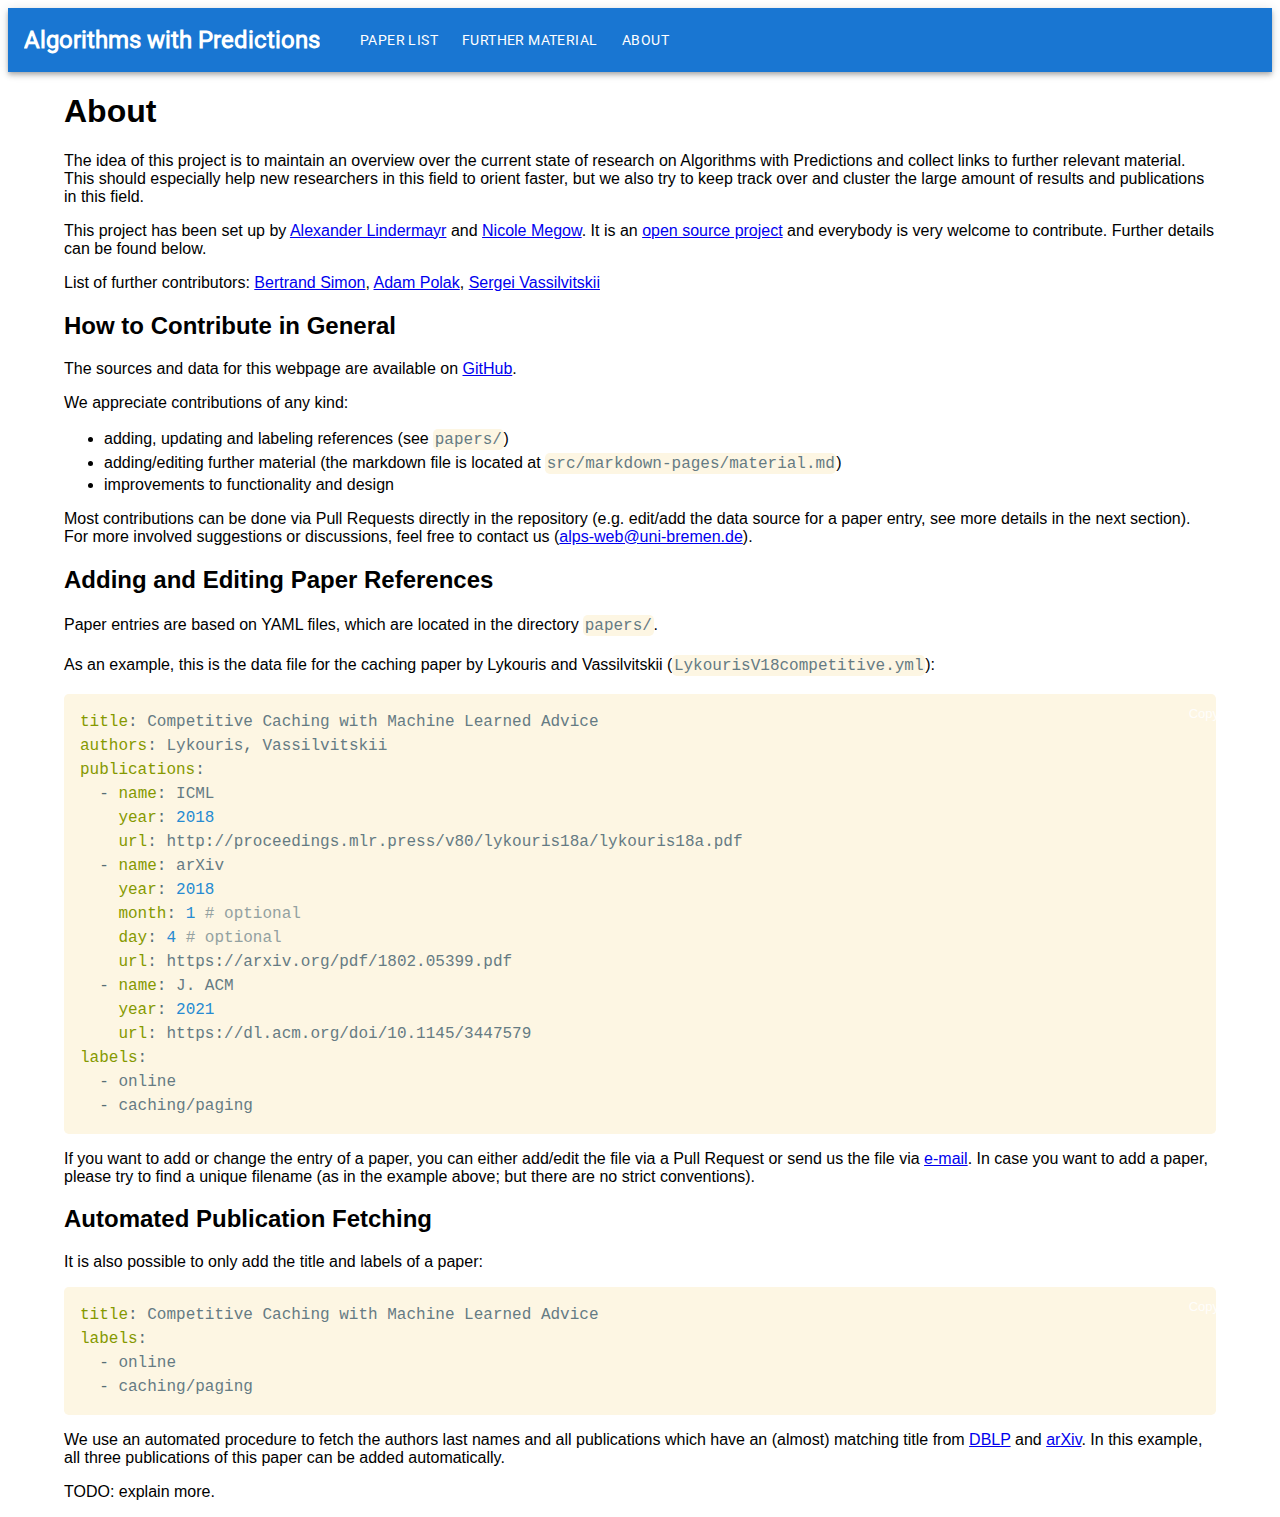
<file: about/index.html>
<!DOCTYPE html><html><head><meta charSet="utf-8"/><meta http-equiv="x-ua-compatible" content="ie=edge"/><meta name="viewport" content="width=device-width, initial-scale=1, shrink-to-fit=no"/><meta name="generator" content="Gatsby 4.25.1"/><style data-href="/styles.d048f81dccac31a9e7d8.css" data-identity="gatsby-global-css">code[class*=language-],pre[class*=language-]{word-wrap:normal;color:#657b83;font-family:Consolas,Monaco,Andale Mono,Ubuntu Mono,monospace;font-size:1em;-webkit-hyphens:none;hyphens:none;line-height:1.5;-o-tab-size:4;tab-size:4;text-align:left;white-space:pre;word-break:normal;word-spacing:normal}code[class*=language-] ::selection,code[class*=language-]::selection,pre[class*=language-] ::selection,pre[class*=language-]::selection{background:#073642}pre[class*=language-]{border-radius:.3em;margin:.5em 0;overflow:auto;padding:1em}:not(pre)>code[class*=language-],pre[class*=language-]{background-color:#fdf6e3}:not(pre)>code[class*=language-]{border-radius:.3em;padding:.1em}.token.cdata,.token.comment,.token.doctype,.token.prolog{color:#93a1a1}.token.punctuation{color:#586e75}.token.namespace{opacity:.7}.token.boolean,.token.constant,.token.deleted,.token.number,.token.property,.token.symbol,.token.tag{color:#268bd2}.token.attr-name,.token.builtin,.token.char,.token.inserted,.token.selector,.token.string,.token.url{color:#2aa198}.token.entity{background:#eee8d5;color:#657b83}.token.atrule,.token.attr-value,.token.keyword{color:#859900}.token.class-name,.token.function{color:#b58900}.token.important,.token.regex,.token.variable{color:#cb4b16}.token.bold,.token.important{font-weight:700}.token.italic{font-style:italic}.token.entity{cursor:help}html{-ms-text-size-adjust:100%;-webkit-text-size-adjust:100%;font-family:sans-serif}.gatsby-remark-prismjs-copy-button-container{display:flex;justify-content:flex-end;left:-20px;margin-top:-28px;pointer-events:none;position:relative;top:60px;touch-action:none;z-index:1}.gatsby-remark-prismjs-copy-button{border-radius:10px;color:rgba(0,0,0,.88);cursor:pointer;font-size:20px;padding:3px 5px 2px;pointer-events:auto;transition:background-color .2s ease-in-out}@media (max-width:600px){.gatsby-remark-prismjs-copy-button{background:#ffa7c4}}.gatsby-remark-prismjs-copy-button:hover{background:#ffa7c4}.gatsby-remark-prismjs-copy-button.copied{-webkit-animation:opacity-hide-show 1.6s;animation:opacity-hide-show 1.6s;cursor:default}@-webkit-keyframes opacity-hide-show{0%{opacity:1}99%{opacity:0}to{opacity:1}}@keyframes opacity-hide-show{0%{opacity:1}99%{opacity:0}to{opacity:1}}@font-face{font-display:swap;font-family:Roboto;font-style:normal;font-weight:400;src:url(/static/roboto-cyrillic-ext-400-normal-804378952da8a10faae2681afaef3d53.woff2) format("woff2"),url(/static/roboto-all-400-normal-c5d001fa922fa66a147f5f3aea5ef30e.woff) format("woff");unicode-range:u+0460-052f,u+1c80-1c88,u+20b4,u+2de0-2dff,u+a640-a69f,u+fe2e-fe2f}@font-face{font-display:swap;font-family:Roboto;font-style:normal;font-weight:400;src:url([data-uri]) format("woff2"),url(/static/roboto-all-400-normal-c5d001fa922fa66a147f5f3aea5ef30e.woff) format("woff");unicode-range:u+0301,u+0400-045f,u+0490-0491,u+04b0-04b1,u+2116}@font-face{font-display:swap;font-family:Roboto;font-style:normal;font-weight:400;src:url([data-uri]) format("woff2"),url(/static/roboto-all-400-normal-c5d001fa922fa66a147f5f3aea5ef30e.woff) format("woff");unicode-range:u+1f??}@font-face{font-display:swap;font-family:Roboto;font-style:normal;font-weight:400;src:url([data-uri]) format("woff2"),url(/static/roboto-all-400-normal-c5d001fa922fa66a147f5f3aea5ef30e.woff) format("woff");unicode-range:u+0370-03ff}@font-face{font-display:swap;font-family:Roboto;font-style:normal;font-weight:400;src:url([data-uri]) format("woff2"),url(/static/roboto-all-400-normal-c5d001fa922fa66a147f5f3aea5ef30e.woff) format("woff");unicode-range:u+0102-0103,u+0110-0111,u+0128-0129,u+0168-0169,u+01a0-01a1,u+01af-01b0,u+1ea0-1ef9,u+20ab}@font-face{font-display:swap;font-family:Roboto;font-style:normal;font-weight:400;src:url(/static/roboto-latin-ext-400-normal-861b791f9de857a6e7bcf77612740c18.woff2) format("woff2"),url(/static/roboto-all-400-normal-c5d001fa922fa66a147f5f3aea5ef30e.woff) format("woff");unicode-range:u+0100-024f,u+0259,u+1e??,u+2020,u+20a0-20ab,u+20ad-20cf,u+2113,u+2c60-2c7f,u+a720-a7ff}@font-face{font-display:swap;font-family:Roboto;font-style:normal;font-weight:400;src:url(/static/roboto-latin-400-normal-b009a76ad6afe4ebd301e36f847a29be.woff2) format("woff2"),url(/static/roboto-all-400-normal-c5d001fa922fa66a147f5f3aea5ef30e.woff) format("woff");unicode-range:u+00??,u+0131,u+0152-0153,u+02bb-02bc,u+02c6,u+02da,u+02dc,u+2000-206f,u+2074,u+20ac,u+2122,u+2191,u+2193,u+2212,u+2215,u+feff,u+fffd}</style><style data-emotion="css 1x7skt0 12o98wt 19xw1j 1oa4sff 1r0yod2 1qsxih2">.css-1x7skt0{background-color:#fff;color:rgba(0, 0, 0, 0.87);-webkit-transition:box-shadow 300ms cubic-bezier(0.4, 0, 0.2, 1) 0ms;transition:box-shadow 300ms cubic-bezier(0.4, 0, 0.2, 1) 0ms;box-shadow:0px 2px 4px -1px rgba(0,0,0,0.2),0px 4px 5px 0px rgba(0,0,0,0.14),0px 1px 10px 0px rgba(0,0,0,0.12);display:-webkit-box;display:-webkit-flex;display:-ms-flexbox;display:flex;-webkit-flex-direction:column;-ms-flex-direction:column;flex-direction:column;width:100%;box-sizing:border-box;-webkit-flex-shrink:0;-ms-flex-negative:0;flex-shrink:0;position:static;background-color:#1976d2;color:#fff;}.css-12o98wt{position:relative;display:-webkit-box;display:-webkit-flex;display:-ms-flexbox;display:flex;-webkit-align-items:center;-webkit-box-align:center;-ms-flex-align:center;align-items:center;min-height:56px;}@media (min-width:0px){@media (orientation: landscape){.css-12o98wt{min-height:48px;}}}@media (min-width:600px){.css-12o98wt{min-height:64px;}}.css-19xw1j{margin:0;font-family:"Roboto","Helvetica","Arial",sans-serif;font-weight:400;font-size:1.5rem;line-height:1.334;letter-spacing:0em;overflow:hidden;text-overflow:ellipsis;white-space:nowrap;margin-left:16px;margin-right:32px;font-weight:700;}.css-1oa4sff{display:-webkit-inline-box;display:-webkit-inline-flex;display:-ms-inline-flexbox;display:inline-flex;-webkit-align-items:center;-webkit-box-align:center;-ms-flex-align:center;align-items:center;-webkit-box-pack:center;-ms-flex-pack:center;-webkit-justify-content:center;justify-content:center;position:relative;box-sizing:border-box;-webkit-tap-highlight-color:transparent;background-color:transparent;outline:0;border:0;margin:0;border-radius:0;padding:0;cursor:pointer;-webkit-user-select:none;-moz-user-select:none;-ms-user-select:none;user-select:none;vertical-align:middle;-moz-appearance:none;-webkit-appearance:none;-webkit-text-decoration:none;text-decoration:none;color:inherit;font-family:"Roboto","Helvetica","Arial",sans-serif;font-weight:500;font-size:0.875rem;line-height:1.75;letter-spacing:0.02857em;text-transform:uppercase;min-width:64px;padding:6px 8px;border-radius:4px;-webkit-transition:background-color 250ms cubic-bezier(0.4, 0, 0.2, 1) 0ms,box-shadow 250ms cubic-bezier(0.4, 0, 0.2, 1) 0ms,border-color 250ms cubic-bezier(0.4, 0, 0.2, 1) 0ms,color 250ms cubic-bezier(0.4, 0, 0.2, 1) 0ms;transition:background-color 250ms cubic-bezier(0.4, 0, 0.2, 1) 0ms,box-shadow 250ms cubic-bezier(0.4, 0, 0.2, 1) 0ms,border-color 250ms cubic-bezier(0.4, 0, 0.2, 1) 0ms,color 250ms cubic-bezier(0.4, 0, 0.2, 1) 0ms;color:inherit;border-color:currentColor;margin-right:8px;}.css-1oa4sff::-moz-focus-inner{border-style:none;}.css-1oa4sff.Mui-disabled{pointer-events:none;cursor:default;}@media print{.css-1oa4sff{-webkit-print-color-adjust:exact;color-adjust:exact;}}.css-1oa4sff:hover{-webkit-text-decoration:none;text-decoration:none;background-color:rgba(0, 0, 0, 0.04);}@media (hover: none){.css-1oa4sff:hover{background-color:transparent;}}.css-1oa4sff.Mui-disabled{color:rgba(0, 0, 0, 0.26);}.css-1r0yod2{width:100%;margin-left:auto;box-sizing:border-box;margin-right:auto;display:block;padding-left:16px;padding-right:16px;}@media (min-width:600px){.css-1r0yod2{padding-left:24px;padding-right:24px;}}@media (min-width:Nonepx){.css-1r0yod2{max-width:undefinedpx;}}.css-1qsxih2{width:100%;margin-left:auto;box-sizing:border-box;margin-right:auto;display:block;padding-left:16px;padding-right:16px;}@media (min-width:600px){.css-1qsxih2{padding-left:24px;padding-right:24px;}}@media (min-width:1200px){.css-1qsxih2{max-width:1200px;}}</style></head><body><div id="___gatsby"><div style="outline:none" tabindex="-1" id="gatsby-focus-wrapper"><title>ALPS - <!-- -->About</title><header class="MuiPaper-root MuiPaper-elevation MuiPaper-elevation4 MuiAppBar-root MuiAppBar-colorPrimary MuiAppBar-positionStatic css-1x7skt0"><div class="MuiToolbar-root MuiToolbar-regular css-12o98wt"><div class="MuiTypography-root MuiTypography-h5 MuiTypography-noWrap css-19xw1j">Algorithms with Predictions</div><a class="MuiButtonBase-root MuiButton-root MuiButton-text MuiButton-textInherit MuiButton-sizeMedium MuiButton-textSizeMedium MuiButton-colorInherit MuiButton-root MuiButton-text MuiButton-textInherit MuiButton-sizeMedium MuiButton-textSizeMedium MuiButton-colorInherit css-1oa4sff" tabindex="0" href="/" textAlign="center">Paper List</a><a class="MuiButtonBase-root MuiButton-root MuiButton-text MuiButton-textInherit MuiButton-sizeMedium MuiButton-textSizeMedium MuiButton-colorInherit MuiButton-root MuiButton-text MuiButton-textInherit MuiButton-sizeMedium MuiButton-textSizeMedium MuiButton-colorInherit css-1oa4sff" tabindex="0" href="/material" textAlign="center">Further Material</a><a class="MuiButtonBase-root MuiButton-root MuiButton-text MuiButton-textInherit MuiButton-sizeMedium MuiButton-textSizeMedium MuiButton-colorInherit MuiButton-root MuiButton-text MuiButton-textInherit MuiButton-sizeMedium MuiButton-textSizeMedium MuiButton-colorInherit css-1oa4sff" tabindex="0" href="/about" textAlign="center">About</a></div></header><div><main><div class="MuiContainer-root MuiContainer-maxWidthNone css-1r0yod2"><div class="MuiContainer-root MuiContainer-maxWidthLg css-1qsxih2"><div><h1>About</h1>
<p>The idea of this project is to maintain an overview over the current state of research on Algorithms with Predictions and collect links to further relevant material. This should especially help new researchers in this field to orient faster, but we also try to keep track over and cluster the large amount of results and publications in this field.</p>
<p>This project has been set up by <a href="https://www.uni-bremen.de/en/cslog/team/alexander-lindermayr" target="_blank" rel="noopener noreferrer">Alexander Lindermayr</a> and <a href="https://www.uni-bremen.de/en/cslog/nmegow" target="_blank" rel="noopener noreferrer">Nicole Megow</a>. It is an <a href="https://github.com/algorithms-with-predictions/algorithms-with-predictions.github.io" target="_blank" rel="noopener noreferrer">open source project</a> and everybody is very welcome to contribute. Further details can be found below.</p>
<p>List of further contributors: <a href="https://cclab.pages.in2p3.fr/bertrand.simon/" target="_blank" rel="noopener noreferrer">Bertrand Simon</a>, <a href="https://adampolak.github.io/" target="_blank" rel="noopener noreferrer">Adam Polak</a>, <a href="https://theory.stanford.edu/~sergei/" target="_blank" rel="noopener noreferrer">Sergei Vassilvitskii</a></p>
<h2>How to Contribute in General</h2>
<p>The sources and data for this webpage are available on <a href="https://github.com/algorithms-with-predictions/algorithms-with-predictions.github.io" target="_blank" rel="noopener noreferrer">GitHub</a>.</p>
<p>We appreciate contributions of any kind:</p>
<ul>
<li>adding, updating and labeling references (see <code class="language-text">papers/</code>)</li>
<li>adding/editing further material (the markdown file is located at <code class="language-text">src/markdown-pages/material.md</code>)</li>
<li>improvements to functionality and design</li>
</ul>
<p>Most contributions can be done via Pull Requests directly in the repository (e.g. edit/add the data source for a paper entry, see more details in the next section). For more involved suggestions or discussions, feel free to contact us (<a href="mailto:alps-web@uni-bremen.de" target="_blank" rel="noopener noreferrer">alps-web@uni-bremen.de</a>).</p>
<h2>Adding and Editing Paper References</h2>
<p>Paper entries are based on YAML files, which are located in the directory <code class="language-text">papers/</code>.</p>
<p>As an example, this is the data file for the caching paper by Lykouris and Vassilvitskii (<code class="language-text">LykourisV18competitive.yml</code>):</p>

          <div class="gatsby-remark-prismjs-copy-button-container">
            <div class="gatsby-remark-prismjs-copy-button" tabindex="0" role="button" aria-pressed="false" onclick="gatsbyRemarkCopyToClipboard(this, this.parentNode.nextElementSibling)">
              Copy
            </div>
          </div>
          
<div class="gatsby-highlight" data-language="yml"><pre class="language-yml"><code class="language-yml"><span class="token key atrule">title</span><span class="token punctuation">:</span> Competitive Caching with Machine Learned Advice
<span class="token key atrule">authors</span><span class="token punctuation">:</span> Lykouris<span class="token punctuation">,</span> Vassilvitskii
<span class="token key atrule">publications</span><span class="token punctuation">:</span>
  <span class="token punctuation">-</span> <span class="token key atrule">name</span><span class="token punctuation">:</span> ICML
    <span class="token key atrule">year</span><span class="token punctuation">:</span> <span class="token number">2018</span>
    <span class="token key atrule">url</span><span class="token punctuation">:</span> http<span class="token punctuation">:</span>//proceedings.mlr.press/v80/lykouris18a/lykouris18a.pdf
  <span class="token punctuation">-</span> <span class="token key atrule">name</span><span class="token punctuation">:</span> arXiv
    <span class="token key atrule">year</span><span class="token punctuation">:</span> <span class="token number">2018</span>
    <span class="token key atrule">month</span><span class="token punctuation">:</span> <span class="token number">1</span> <span class="token comment"># optional</span>
    <span class="token key atrule">day</span><span class="token punctuation">:</span> <span class="token number">4</span> <span class="token comment"># optional</span>
    <span class="token key atrule">url</span><span class="token punctuation">:</span> https<span class="token punctuation">:</span>//arxiv.org/pdf/1802.05399.pdf
  <span class="token punctuation">-</span> <span class="token key atrule">name</span><span class="token punctuation">:</span> J. ACM
    <span class="token key atrule">year</span><span class="token punctuation">:</span> <span class="token number">2021</span>
    <span class="token key atrule">url</span><span class="token punctuation">:</span> https<span class="token punctuation">:</span>//dl.acm.org/doi/10.1145/3447579
<span class="token key atrule">labels</span><span class="token punctuation">:</span> 
  <span class="token punctuation">-</span> online
  <span class="token punctuation">-</span> caching/paging </code></pre></div>
<p>If you want to add or change the entry of a paper, you can either add/edit the file via a Pull Request or send us the file via <a href="mailto:alps-web@uni-bremen.de" target="_blank" rel="noopener noreferrer">e-mail</a>. In case you want to add a paper, please try to find a unique filename (as in the example above; but there are no strict conventions).</p>
<h2>Automated Publication Fetching</h2>
<p>It is also possible to only add the title and labels of a paper:</p>

          <div class="gatsby-remark-prismjs-copy-button-container">
            <div class="gatsby-remark-prismjs-copy-button" tabindex="0" role="button" aria-pressed="false" onclick="gatsbyRemarkCopyToClipboard(this, this.parentNode.nextElementSibling)">
              Copy
            </div>
          </div>
          
<div class="gatsby-highlight" data-language="yml"><pre class="language-yml"><code class="language-yml"><span class="token key atrule">title</span><span class="token punctuation">:</span> Competitive Caching with Machine Learned Advice
<span class="token key atrule">labels</span><span class="token punctuation">:</span> 
  <span class="token punctuation">-</span> online
  <span class="token punctuation">-</span> caching/paging </code></pre></div>
<p>We use an automated procedure to fetch the authors last names and all publications which have an (almost) matching title from <a href="https://dblp.org" target="_blank" rel="noopener noreferrer">DBLP</a> and <a href="https://arxiv.org" target="_blank" rel="noopener noreferrer">arXiv</a>. In this example, all three publications of this paper can be added automatically.</p>
<p>TODO: explain more.</p></div></div></div></main></div></div><div id="gatsby-announcer" style="position:absolute;top:0;width:1px;height:1px;padding:0;overflow:hidden;clip:rect(0, 0, 0, 0);white-space:nowrap;border:0" aria-live="assertive" aria-atomic="true"></div></div><script id="gatsby-script-loader">/*<![CDATA[*/window.pagePath="/about";window.___webpackCompilationHash="f39ab67fd9ae1b749069";/*]]>*/</script><script id="gatsby-chunk-mapping">/*<![CDATA[*/window.___chunkMapping={"polyfill":["/polyfill-31ccd3de4492096341b5.js"],"app":["/app-fe9368026aaf511ccde5.js"],"component---src-pages-404-js":["/component---src-pages-404-js-919ed60a4e81ea309ffb.js"],"component---src-pages-index-js":["/component---src-pages-index-js-7c4211eecc56a0ad2611.js"],"component---src-templates-static-template-js":["/component---src-templates-static-template-js-b603f9b2d6361d1f29fc.js"]};/*]]>*/</script><script src="/polyfill-31ccd3de4492096341b5.js" nomodule=""></script><script src="/app-fe9368026aaf511ccde5.js" async=""></script><script src="/framework-f6151d5acd0ea2a55d5f.js" async=""></script><script src="/webpack-runtime-27ecaa61ce06f321c00b.js" async=""></script></body></html>
</file>
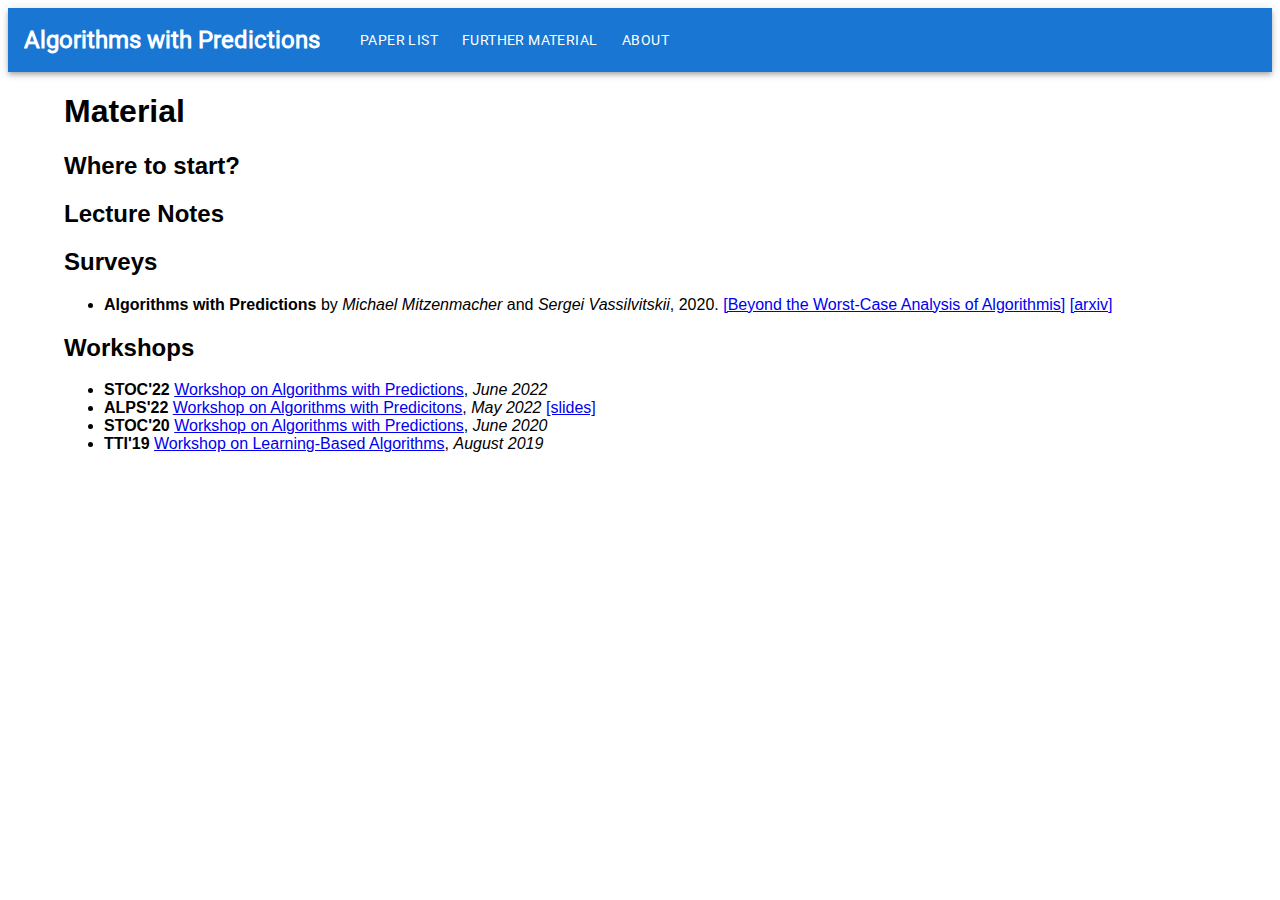
<file: material/index.html>
<!DOCTYPE html><html><head><meta charSet="utf-8"/><meta http-equiv="x-ua-compatible" content="ie=edge"/><meta name="viewport" content="width=device-width, initial-scale=1, shrink-to-fit=no"/><meta name="generator" content="Gatsby 4.25.1"/><style data-href="/styles.d048f81dccac31a9e7d8.css" data-identity="gatsby-global-css">code[class*=language-],pre[class*=language-]{word-wrap:normal;color:#657b83;font-family:Consolas,Monaco,Andale Mono,Ubuntu Mono,monospace;font-size:1em;-webkit-hyphens:none;hyphens:none;line-height:1.5;-o-tab-size:4;tab-size:4;text-align:left;white-space:pre;word-break:normal;word-spacing:normal}code[class*=language-] ::selection,code[class*=language-]::selection,pre[class*=language-] ::selection,pre[class*=language-]::selection{background:#073642}pre[class*=language-]{border-radius:.3em;margin:.5em 0;overflow:auto;padding:1em}:not(pre)>code[class*=language-],pre[class*=language-]{background-color:#fdf6e3}:not(pre)>code[class*=language-]{border-radius:.3em;padding:.1em}.token.cdata,.token.comment,.token.doctype,.token.prolog{color:#93a1a1}.token.punctuation{color:#586e75}.token.namespace{opacity:.7}.token.boolean,.token.constant,.token.deleted,.token.number,.token.property,.token.symbol,.token.tag{color:#268bd2}.token.attr-name,.token.builtin,.token.char,.token.inserted,.token.selector,.token.string,.token.url{color:#2aa198}.token.entity{background:#eee8d5;color:#657b83}.token.atrule,.token.attr-value,.token.keyword{color:#859900}.token.class-name,.token.function{color:#b58900}.token.important,.token.regex,.token.variable{color:#cb4b16}.token.bold,.token.important{font-weight:700}.token.italic{font-style:italic}.token.entity{cursor:help}html{-ms-text-size-adjust:100%;-webkit-text-size-adjust:100%;font-family:sans-serif}.gatsby-remark-prismjs-copy-button-container{display:flex;justify-content:flex-end;left:-20px;margin-top:-28px;pointer-events:none;position:relative;top:60px;touch-action:none;z-index:1}.gatsby-remark-prismjs-copy-button{border-radius:10px;color:rgba(0,0,0,.88);cursor:pointer;font-size:20px;padding:3px 5px 2px;pointer-events:auto;transition:background-color .2s ease-in-out}@media (max-width:600px){.gatsby-remark-prismjs-copy-button{background:#ffa7c4}}.gatsby-remark-prismjs-copy-button:hover{background:#ffa7c4}.gatsby-remark-prismjs-copy-button.copied{-webkit-animation:opacity-hide-show 1.6s;animation:opacity-hide-show 1.6s;cursor:default}@-webkit-keyframes opacity-hide-show{0%{opacity:1}99%{opacity:0}to{opacity:1}}@keyframes opacity-hide-show{0%{opacity:1}99%{opacity:0}to{opacity:1}}@font-face{font-display:swap;font-family:Roboto;font-style:normal;font-weight:400;src:url(/static/roboto-cyrillic-ext-400-normal-804378952da8a10faae2681afaef3d53.woff2) format("woff2"),url(/static/roboto-all-400-normal-c5d001fa922fa66a147f5f3aea5ef30e.woff) format("woff");unicode-range:u+0460-052f,u+1c80-1c88,u+20b4,u+2de0-2dff,u+a640-a69f,u+fe2e-fe2f}@font-face{font-display:swap;font-family:Roboto;font-style:normal;font-weight:400;src:url([data-uri]) format("woff2"),url(/static/roboto-all-400-normal-c5d001fa922fa66a147f5f3aea5ef30e.woff) format("woff");unicode-range:u+0301,u+0400-045f,u+0490-0491,u+04b0-04b1,u+2116}@font-face{font-display:swap;font-family:Roboto;font-style:normal;font-weight:400;src:url([data-uri]) format("woff2"),url(/static/roboto-all-400-normal-c5d001fa922fa66a147f5f3aea5ef30e.woff) format("woff");unicode-range:u+1f??}@font-face{font-display:swap;font-family:Roboto;font-style:normal;font-weight:400;src:url([data-uri]) format("woff2"),url(/static/roboto-all-400-normal-c5d001fa922fa66a147f5f3aea5ef30e.woff) format("woff");unicode-range:u+0370-03ff}@font-face{font-display:swap;font-family:Roboto;font-style:normal;font-weight:400;src:url([data-uri]) format("woff2"),url(/static/roboto-all-400-normal-c5d001fa922fa66a147f5f3aea5ef30e.woff) format("woff");unicode-range:u+0102-0103,u+0110-0111,u+0128-0129,u+0168-0169,u+01a0-01a1,u+01af-01b0,u+1ea0-1ef9,u+20ab}@font-face{font-display:swap;font-family:Roboto;font-style:normal;font-weight:400;src:url(/static/roboto-latin-ext-400-normal-861b791f9de857a6e7bcf77612740c18.woff2) format("woff2"),url(/static/roboto-all-400-normal-c5d001fa922fa66a147f5f3aea5ef30e.woff) format("woff");unicode-range:u+0100-024f,u+0259,u+1e??,u+2020,u+20a0-20ab,u+20ad-20cf,u+2113,u+2c60-2c7f,u+a720-a7ff}@font-face{font-display:swap;font-family:Roboto;font-style:normal;font-weight:400;src:url(/static/roboto-latin-400-normal-b009a76ad6afe4ebd301e36f847a29be.woff2) format("woff2"),url(/static/roboto-all-400-normal-c5d001fa922fa66a147f5f3aea5ef30e.woff) format("woff");unicode-range:u+00??,u+0131,u+0152-0153,u+02bb-02bc,u+02c6,u+02da,u+02dc,u+2000-206f,u+2074,u+20ac,u+2122,u+2191,u+2193,u+2212,u+2215,u+feff,u+fffd}</style><style data-emotion="css 1x7skt0 12o98wt 19xw1j 1oa4sff 1r0yod2 1qsxih2">.css-1x7skt0{background-color:#fff;color:rgba(0, 0, 0, 0.87);-webkit-transition:box-shadow 300ms cubic-bezier(0.4, 0, 0.2, 1) 0ms;transition:box-shadow 300ms cubic-bezier(0.4, 0, 0.2, 1) 0ms;box-shadow:0px 2px 4px -1px rgba(0,0,0,0.2),0px 4px 5px 0px rgba(0,0,0,0.14),0px 1px 10px 0px rgba(0,0,0,0.12);display:-webkit-box;display:-webkit-flex;display:-ms-flexbox;display:flex;-webkit-flex-direction:column;-ms-flex-direction:column;flex-direction:column;width:100%;box-sizing:border-box;-webkit-flex-shrink:0;-ms-flex-negative:0;flex-shrink:0;position:static;background-color:#1976d2;color:#fff;}.css-12o98wt{position:relative;display:-webkit-box;display:-webkit-flex;display:-ms-flexbox;display:flex;-webkit-align-items:center;-webkit-box-align:center;-ms-flex-align:center;align-items:center;min-height:56px;}@media (min-width:0px){@media (orientation: landscape){.css-12o98wt{min-height:48px;}}}@media (min-width:600px){.css-12o98wt{min-height:64px;}}.css-19xw1j{margin:0;font-family:"Roboto","Helvetica","Arial",sans-serif;font-weight:400;font-size:1.5rem;line-height:1.334;letter-spacing:0em;overflow:hidden;text-overflow:ellipsis;white-space:nowrap;margin-left:16px;margin-right:32px;font-weight:700;}.css-1oa4sff{display:-webkit-inline-box;display:-webkit-inline-flex;display:-ms-inline-flexbox;display:inline-flex;-webkit-align-items:center;-webkit-box-align:center;-ms-flex-align:center;align-items:center;-webkit-box-pack:center;-ms-flex-pack:center;-webkit-justify-content:center;justify-content:center;position:relative;box-sizing:border-box;-webkit-tap-highlight-color:transparent;background-color:transparent;outline:0;border:0;margin:0;border-radius:0;padding:0;cursor:pointer;-webkit-user-select:none;-moz-user-select:none;-ms-user-select:none;user-select:none;vertical-align:middle;-moz-appearance:none;-webkit-appearance:none;-webkit-text-decoration:none;text-decoration:none;color:inherit;font-family:"Roboto","Helvetica","Arial",sans-serif;font-weight:500;font-size:0.875rem;line-height:1.75;letter-spacing:0.02857em;text-transform:uppercase;min-width:64px;padding:6px 8px;border-radius:4px;-webkit-transition:background-color 250ms cubic-bezier(0.4, 0, 0.2, 1) 0ms,box-shadow 250ms cubic-bezier(0.4, 0, 0.2, 1) 0ms,border-color 250ms cubic-bezier(0.4, 0, 0.2, 1) 0ms,color 250ms cubic-bezier(0.4, 0, 0.2, 1) 0ms;transition:background-color 250ms cubic-bezier(0.4, 0, 0.2, 1) 0ms,box-shadow 250ms cubic-bezier(0.4, 0, 0.2, 1) 0ms,border-color 250ms cubic-bezier(0.4, 0, 0.2, 1) 0ms,color 250ms cubic-bezier(0.4, 0, 0.2, 1) 0ms;color:inherit;border-color:currentColor;margin-right:8px;}.css-1oa4sff::-moz-focus-inner{border-style:none;}.css-1oa4sff.Mui-disabled{pointer-events:none;cursor:default;}@media print{.css-1oa4sff{-webkit-print-color-adjust:exact;color-adjust:exact;}}.css-1oa4sff:hover{-webkit-text-decoration:none;text-decoration:none;background-color:rgba(0, 0, 0, 0.04);}@media (hover: none){.css-1oa4sff:hover{background-color:transparent;}}.css-1oa4sff.Mui-disabled{color:rgba(0, 0, 0, 0.26);}.css-1r0yod2{width:100%;margin-left:auto;box-sizing:border-box;margin-right:auto;display:block;padding-left:16px;padding-right:16px;}@media (min-width:600px){.css-1r0yod2{padding-left:24px;padding-right:24px;}}@media (min-width:Nonepx){.css-1r0yod2{max-width:undefinedpx;}}.css-1qsxih2{width:100%;margin-left:auto;box-sizing:border-box;margin-right:auto;display:block;padding-left:16px;padding-right:16px;}@media (min-width:600px){.css-1qsxih2{padding-left:24px;padding-right:24px;}}@media (min-width:1200px){.css-1qsxih2{max-width:1200px;}}</style></head><body><div id="___gatsby"><div style="outline:none" tabindex="-1" id="gatsby-focus-wrapper"><title>ALPS - <!-- -->Further Material</title><header class="MuiPaper-root MuiPaper-elevation MuiPaper-elevation4 MuiAppBar-root MuiAppBar-colorPrimary MuiAppBar-positionStatic css-1x7skt0"><div class="MuiToolbar-root MuiToolbar-regular css-12o98wt"><div class="MuiTypography-root MuiTypography-h5 MuiTypography-noWrap css-19xw1j">Algorithms with Predictions</div><a class="MuiButtonBase-root MuiButton-root MuiButton-text MuiButton-textInherit MuiButton-sizeMedium MuiButton-textSizeMedium MuiButton-colorInherit MuiButton-root MuiButton-text MuiButton-textInherit MuiButton-sizeMedium MuiButton-textSizeMedium MuiButton-colorInherit css-1oa4sff" tabindex="0" href="/" textAlign="center">Paper List</a><a class="MuiButtonBase-root MuiButton-root MuiButton-text MuiButton-textInherit MuiButton-sizeMedium MuiButton-textSizeMedium MuiButton-colorInherit MuiButton-root MuiButton-text MuiButton-textInherit MuiButton-sizeMedium MuiButton-textSizeMedium MuiButton-colorInherit css-1oa4sff" tabindex="0" href="/material" textAlign="center">Further Material</a><a class="MuiButtonBase-root MuiButton-root MuiButton-text MuiButton-textInherit MuiButton-sizeMedium MuiButton-textSizeMedium MuiButton-colorInherit MuiButton-root MuiButton-text MuiButton-textInherit MuiButton-sizeMedium MuiButton-textSizeMedium MuiButton-colorInherit css-1oa4sff" tabindex="0" href="/about" textAlign="center">About</a></div></header><div><main><div class="MuiContainer-root MuiContainer-maxWidthNone css-1r0yod2"><div class="MuiContainer-root MuiContainer-maxWidthLg css-1qsxih2"><div><h1>Material</h1>
<h2>Where to start?</h2>
<h2>Lecture Notes</h2>
<h2>Surveys</h2>
<ul>
<li><strong>Algorithms with Predictions</strong> by <em>Michael Mitzenmacher</em> and <em>Sergei Vassilvitskii</em>, 2020. <a href="https://www.cambridge.org/core/books/beyond-the-worstcase-analysis-of-algorithms/8A8128BBF7FC2857471E9CA52E69AC21" target="_blank" rel="noopener noreferrer">[Beyond the Worst-Case Analysis of Algorithmis]</a> <a href="https://arxiv.org/pdf/2006.09123.pdf" target="_blank" rel="noopener noreferrer">[arxiv]</a></li>
</ul>
<h2>Workshops</h2>
<ul>
<li><strong>STOC'22</strong> <a href="https://theory.stanford.edu/~sergei/stoc2022alps.html" target="_blank" rel="noopener noreferrer">Workshop on Algorithms with Predictions</a>, <em>June 2022</em></li>
<li><strong>ALPS'22</strong> <a href="https://alps2022.epfl.ch/" target="_blank" rel="noopener noreferrer">Workshop on Algorithms with Predicitons</a>, <em>May 2022</em> <a href="https://alps2022.epfl.ch/schedule/" target="_blank" rel="noopener noreferrer">[slides]</a></li>
<li><strong>STOC'20</strong> <a href="https://www.mit.edu/~vakilian/stoc-workshop.html" target="_blank" rel="noopener noreferrer">Workshop on Algorithms with Predictions</a>, <em>June 2020</em></li>
<li><strong>TTI'19</strong> <a href="http://www.mit.edu/~vakilian/ttic-workshop.html" target="_blank" rel="noopener noreferrer">Workshop on Learning-Based Algorithms</a>, <em>August 2019</em></li>
</ul></div></div></div></main></div></div><div id="gatsby-announcer" style="position:absolute;top:0;width:1px;height:1px;padding:0;overflow:hidden;clip:rect(0, 0, 0, 0);white-space:nowrap;border:0" aria-live="assertive" aria-atomic="true"></div></div><script id="gatsby-script-loader">/*<![CDATA[*/window.pagePath="/material";window.___webpackCompilationHash="f39ab67fd9ae1b749069";/*]]>*/</script><script id="gatsby-chunk-mapping">/*<![CDATA[*/window.___chunkMapping={"polyfill":["/polyfill-31ccd3de4492096341b5.js"],"app":["/app-fe9368026aaf511ccde5.js"],"component---src-pages-404-js":["/component---src-pages-404-js-919ed60a4e81ea309ffb.js"],"component---src-pages-index-js":["/component---src-pages-index-js-7c4211eecc56a0ad2611.js"],"component---src-templates-static-template-js":["/component---src-templates-static-template-js-b603f9b2d6361d1f29fc.js"]};/*]]>*/</script><script src="/polyfill-31ccd3de4492096341b5.js" nomodule=""></script><script src="/app-fe9368026aaf511ccde5.js" async=""></script><script src="/framework-f6151d5acd0ea2a55d5f.js" async=""></script><script src="/webpack-runtime-27ecaa61ce06f321c00b.js" async=""></script></body></html>
</file>
